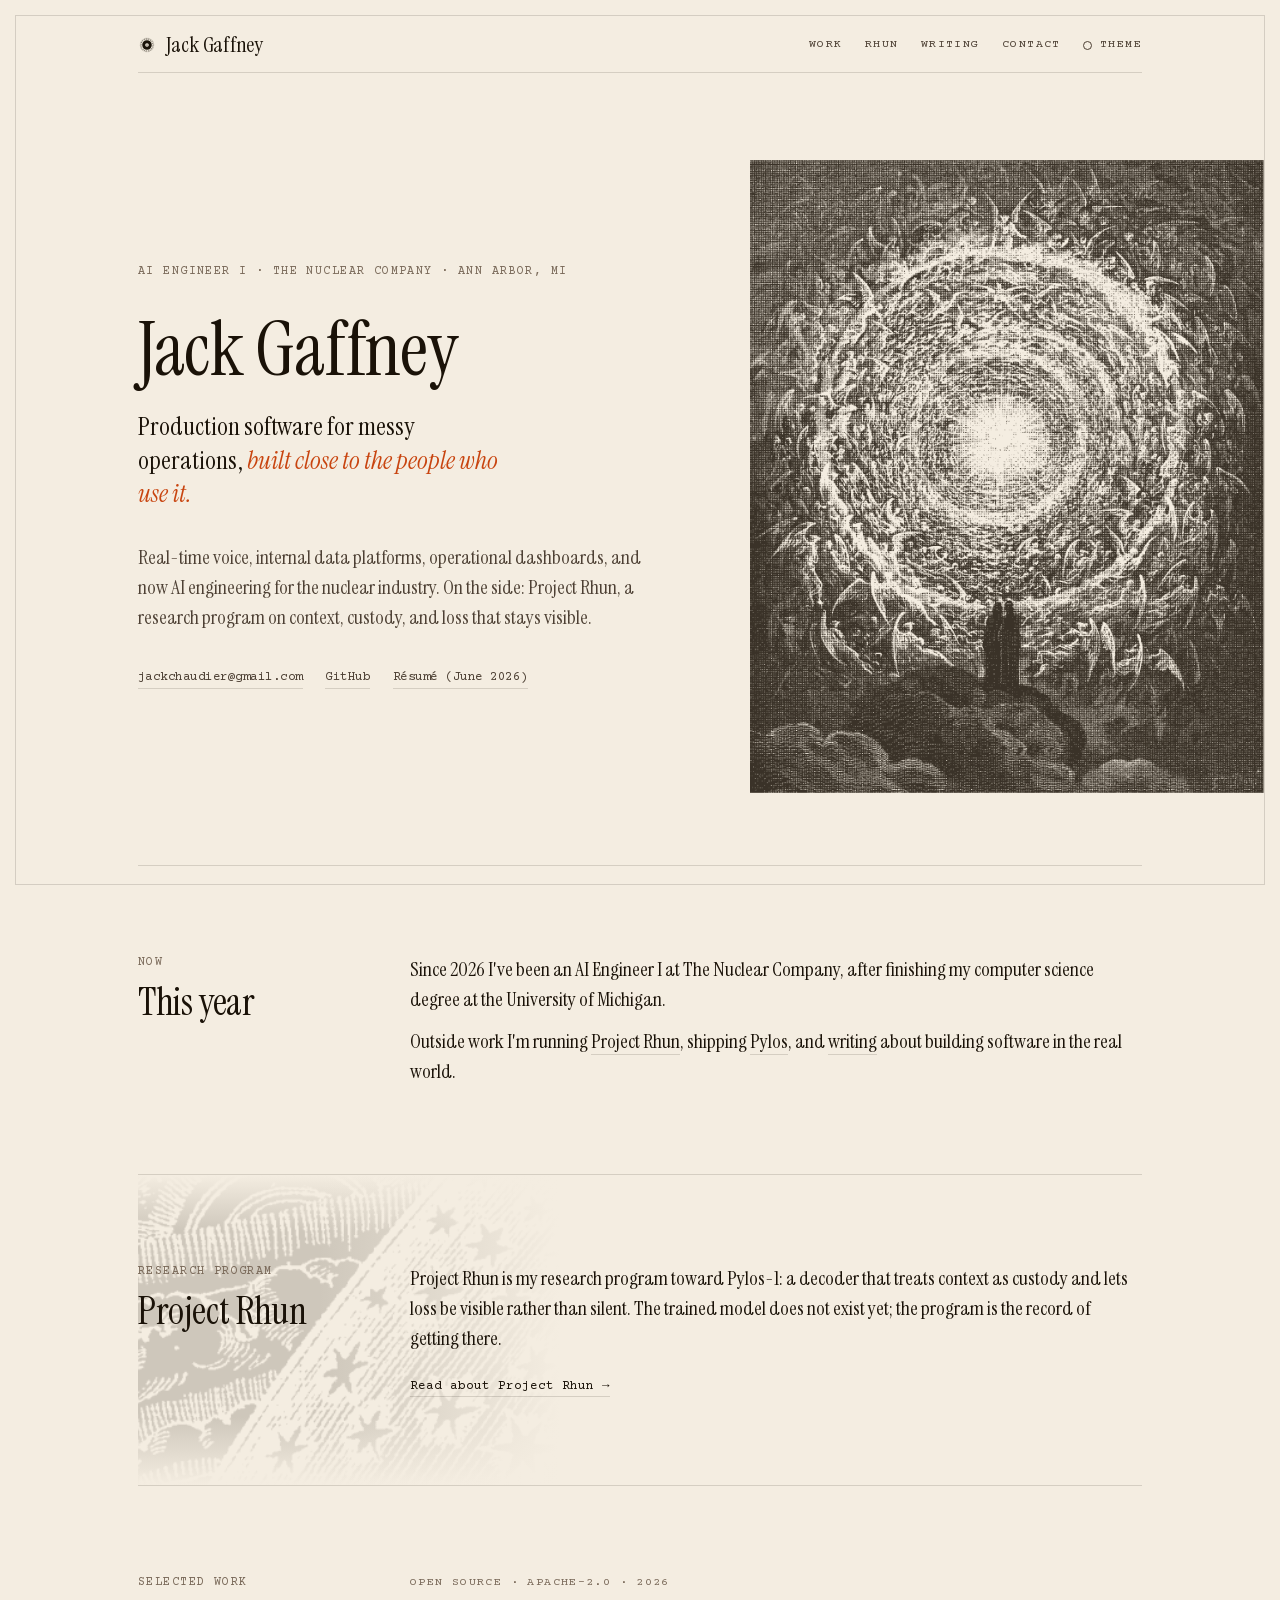
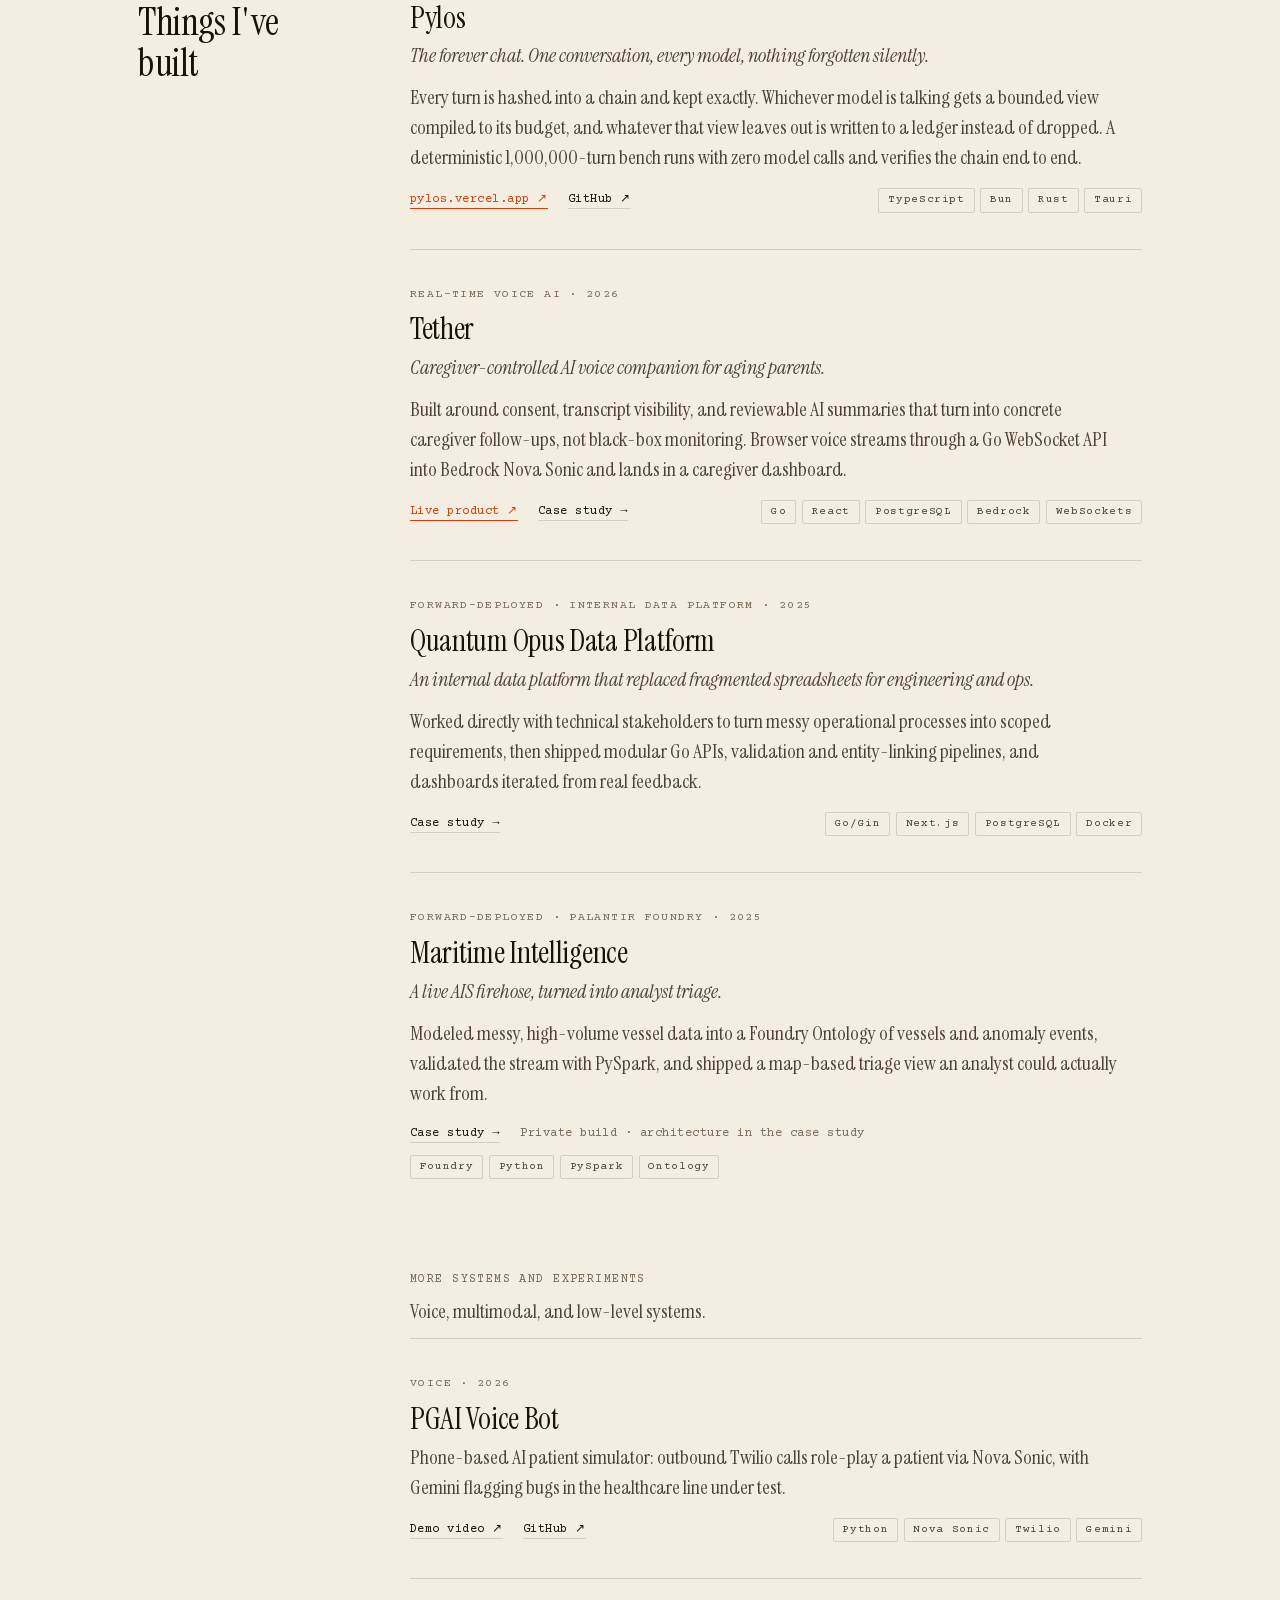
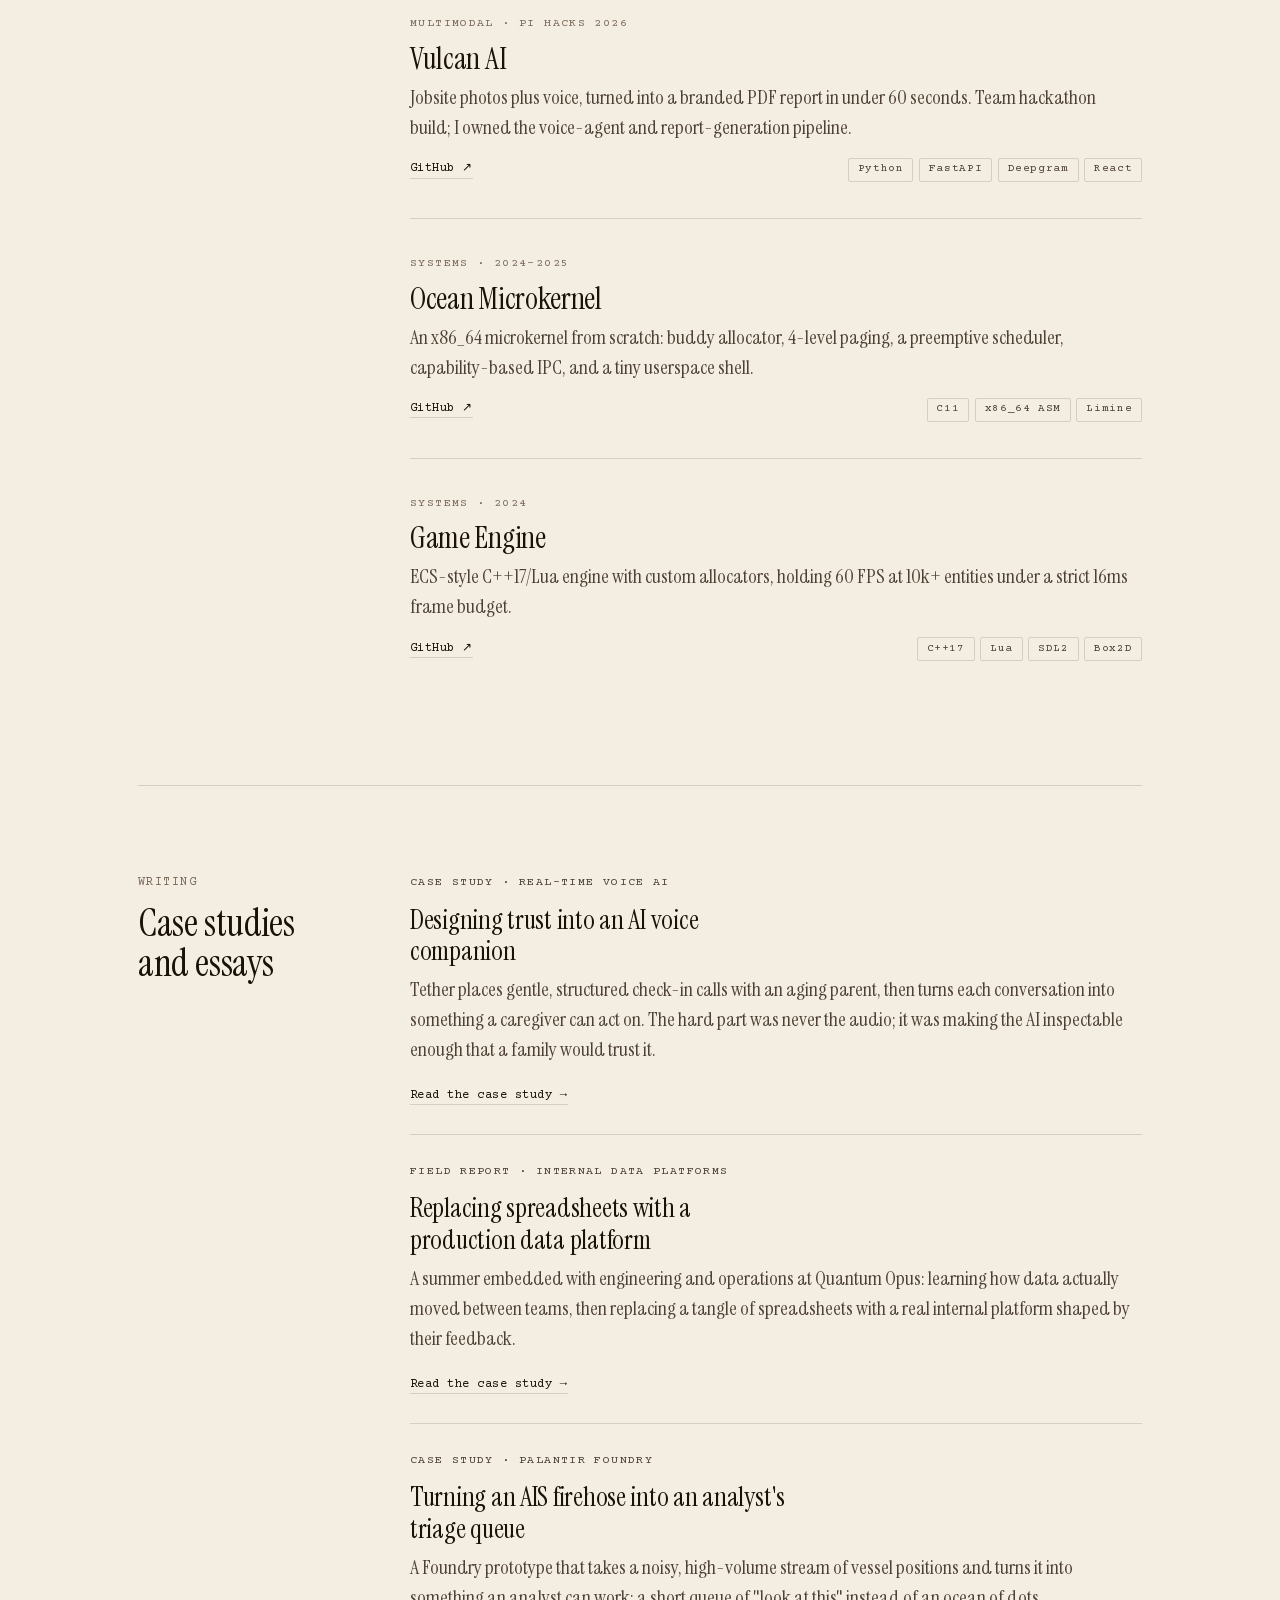
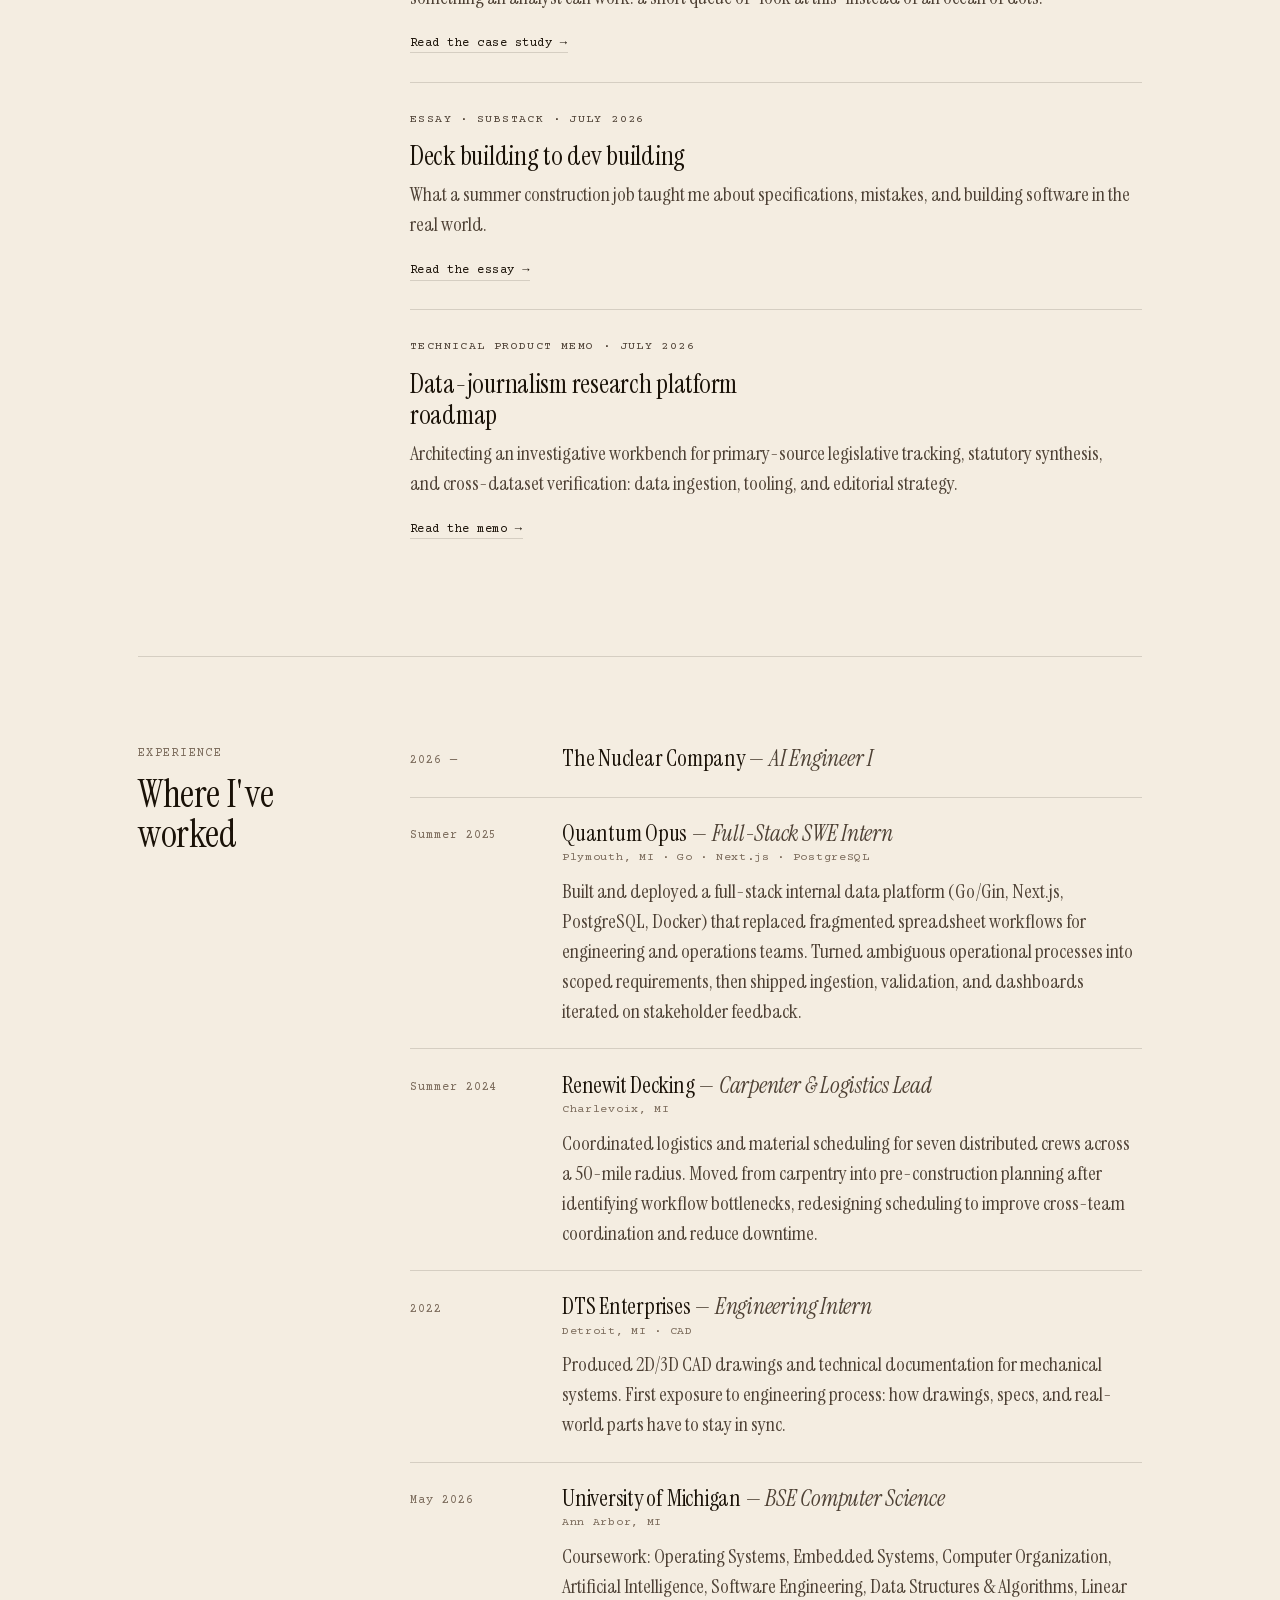
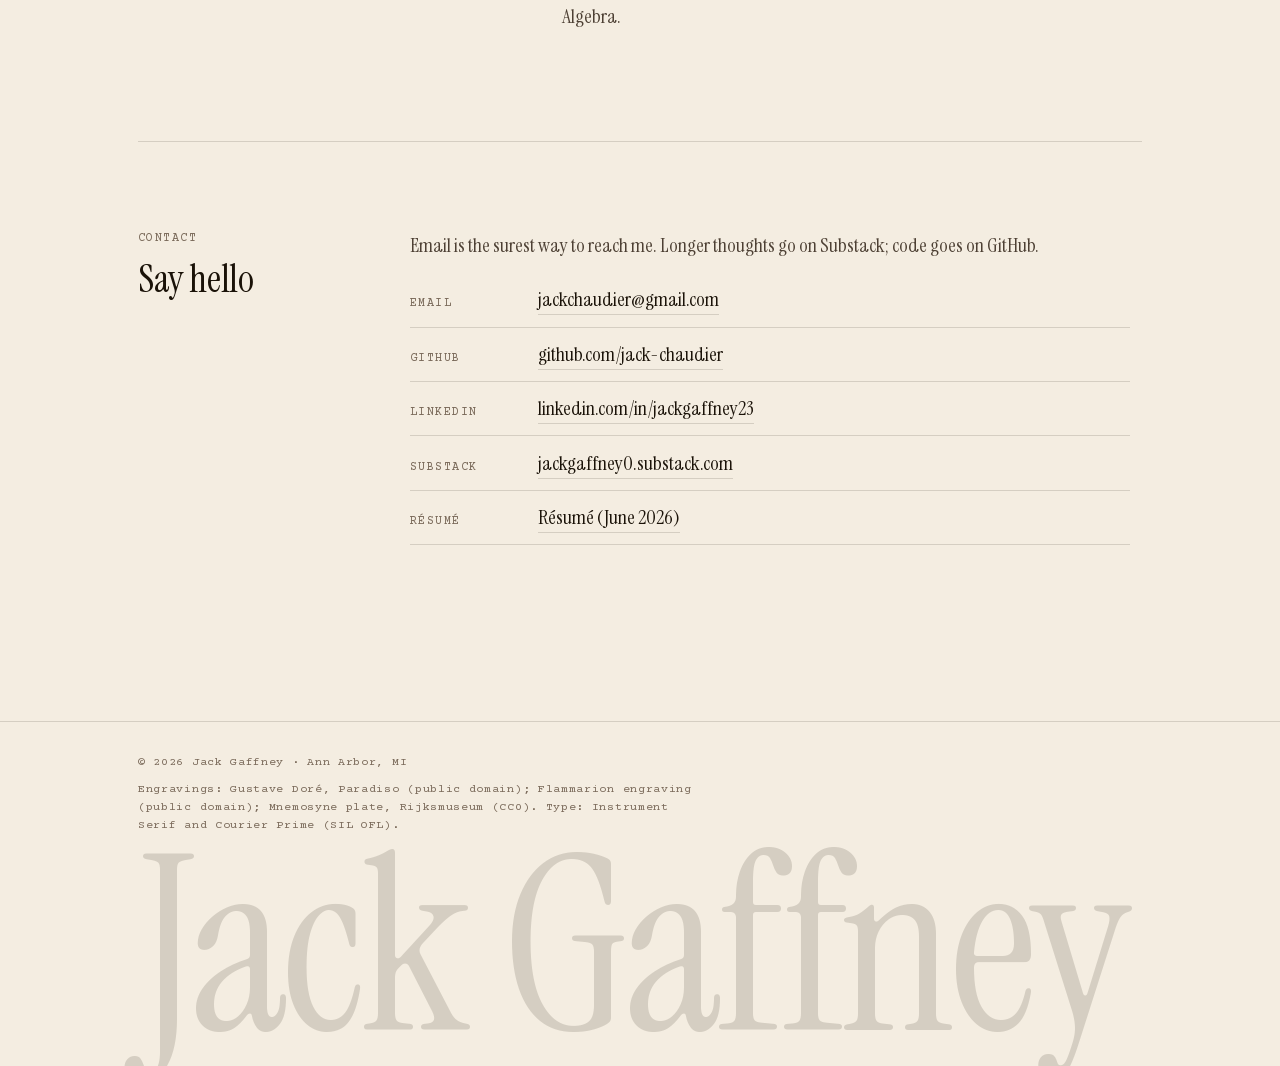
<file: index.html>
<!doctype html>
<html lang="en">
<head>
    <meta charset="utf-8">
    <meta name="viewport" content="width=device-width, initial-scale=1">
    <meta name="theme-color" media="(prefers-color-scheme: light)" content="#f4ede1">
    <meta name="theme-color" media="(prefers-color-scheme: dark)" content="#121110">
    <title>Jack Gaffney — AI Engineer</title>
    <meta name="description" content="Jack Gaffney — AI Engineer I at The Nuclear Company. Production software for messy operations: real-time voice, internal data platforms, operational dashboards. Project Rhun, Pylos, and long-form writing on building software in the real world.">
    <meta property="og:title" content="Jack Gaffney — AI Engineer">
    <meta property="og:description" content="AI Engineer I at The Nuclear Company. Production software for messy operations, Project Rhun, Pylos, and writing on building software in the real world.">
    <meta property="og:type" content="website">
    <meta property="og:url" content="https://jack-chaudier.github.io/">
    <meta property="og:image" content="https://jack-chaudier.github.io/og-image.png">
    <meta property="og:image:width" content="1200">
    <meta property="og:image:height" content="630">
    <meta property="og:image:alt" content="Jack Gaffney — AI Engineer I, The Nuclear Company">
    <meta name="twitter:card" content="summary_large_image">
    <meta name="twitter:site" content="@jackchaudier">
    <meta name="twitter:creator" content="@jackchaudier">
    <meta name="twitter:title" content="Jack Gaffney — AI Engineer">
    <meta name="twitter:description" content="AI Engineer I at The Nuclear Company. Production software for messy operations, Project Rhun, Pylos, and writing on building software in the real world.">
    <meta name="twitter:image" content="https://jack-chaudier.github.io/og-image.png">
    <meta name="referrer" content="strict-origin-when-cross-origin">
    <meta http-equiv="Content-Security-Policy" content="default-src 'self'; base-uri 'self'; connect-src 'self'; font-src 'self'; img-src 'self' data:; object-src 'none'; script-src 'self' 'unsafe-inline'; style-src 'self' 'unsafe-inline'; form-action 'none'; frame-ancestors 'none';">
    <link rel="canonical" href="https://jack-chaudier.github.io/">
    <link rel="icon" href="/favicon.ico" sizes="32x32">
    <link rel="icon" href="/favicon.svg" type="image/svg+xml">
    <link rel="apple-touch-icon" href="/apple-touch-icon.png">
    <link rel="manifest" href="/manifest.webmanifest">
    <link rel="preload" href="/fonts/instrument-serif-latin.woff2" as="font" type="font/woff2" crossorigin>
    <link rel="preload" href="/fonts/instrument-serif-italic-latin.woff2" as="font" type="font/woff2" crossorigin>
    <link rel="preload" href="/fonts/courier-prime-latin.woff2" as="font" type="font/woff2" crossorigin>
    <link rel="stylesheet" href="/style.css">
    <script>
        (function () {
            var root = document.documentElement;
            root.classList.add("js");
            var prefersDark = window.matchMedia("(prefers-color-scheme: dark)").matches;
            var theme = prefersDark ? "dark" : "light";
            try {
                var stored = localStorage.getItem("jg-theme");
                if (stored === "light" || stored === "dark") theme = stored;
            } catch (e) { /* storage unavailable */ }
            root.setAttribute("data-theme", theme);
        })();
    </script>
    <script type="application/ld+json">
    {
        "@context": "https://schema.org",
        "@type": "Person",
        "name": "Jack Gaffney",
        "url": "https://jack-chaudier.github.io/",
        "jobTitle": "AI Engineer",
        "worksFor": {
            "@type": "Organization",
            "name": "The Nuclear Company"
        },
        "description": "AI Engineer I at The Nuclear Company. Builds production software for messy, real-world operations: real-time voice, internal data platforms, and operational dashboards. Runs Project Rhun, a research program toward Pylos-1.",
        "sameAs": [
            "https://github.com/jack-chaudier",
            "https://linkedin.com/in/jackgaffney23",
            "https://x.com/jackchaudier",
            "https://jackgaffney0.substack.com/"
        ],
        "alumniOf": {
            "@type": "CollegeOrUniversity",
            "name": "University of Michigan"
        },
        "knowsAbout": ["AI Engineering", "LLM Agents", "Voice AI", "Data Platforms", "Palantir Foundry", "Full-Stack Engineering", "Systems Programming", "Python", "TypeScript", "Go", "Rust", "C++"]
    }
    </script>
</head>
<body>
    <a class="skip-link" href="#main">Skip to content</a>
    <div class="frame" aria-hidden="true"></div>

    <header class="site-head">
        <nav class="topnav" aria-label="Primary">
            <a class="wordmark" href="/"><span class="mark" aria-hidden="true"><svg xmlns="http://www.w3.org/2000/svg" viewBox="0 0 64 64" fill="none" stroke="currentColor"><circle cx="32" cy="32" r="11.75" stroke-width="10.5"/><circle cx="32" cy="32" r="2.2" fill="currentColor" stroke="none"/><circle cx="32" cy="32" r="21" stroke-width="2.4" stroke-linecap="round" stroke-dasharray="0 6.597" transform="rotate(-90 32 32)"/><circle cx="32" cy="32" r="24" stroke-width="1.2" stroke-linecap="round" stroke-dasharray="0 5.027" transform="rotate(-90 32 32)"/></svg></span><span>Jack Gaffney</span></a>
            <div class="topnav-links mono">
                <a href="/#work">Work</a>
                <a href="/rhun/">Rhun</a>
                <a href="/writing/">Writing</a>
                <a href="/#contact">Contact</a>
                <button class="theme-toggle" id="themeToggle" type="button" aria-label="Toggle color theme" aria-pressed="false">theme</button>
            </div>
        </nav>
    </header>

    <main class="shell" id="main">

        <!-- ========== HERO ========== -->
        <section class="hero" aria-label="Introduction">
            <div class="hero-copy">
                <p class="eyebrow">AI Engineer I · The Nuclear Company · Ann Arbor, MI</p>
                <h1>Jack Gaffney</h1>
                <p class="role">Production software for messy operations, <em>built close to the people who use it.</em></p>
                <p class="lede">
                    Real-time voice, internal data platforms, operational dashboards, and now AI
                    engineering for the nuclear industry. On the side: Project Rhun, a research
                    program on context, custody, and loss that stays visible.
                </p>
                <div class="hero-meta mono">
                    <a href="mailto:jackchaudier@gmail.com">jackchaudier@gmail.com</a>
                    <a href="https://github.com/jack-chaudier" target="_blank" rel="noopener noreferrer">GitHub</a>
                    <a href="/jack_gaffney_resume.pdf" target="_blank" rel="noopener noreferrer">Résumé (June 2026)</a>
                </div>
            </div>
            <figure class="hero-plate" aria-hidden="true">
                <div class="plate plate--hero plate--empyrean"></div>
            </figure>
        </section>

        <!-- ========== NOW ========== -->
        <section class="section now" id="now" aria-labelledby="now-title">
            <div class="section-head">
                <span class="eyebrow">Now</span>
                <h2 id="now-title">This year</h2>
            </div>
            <div class="section-body">
                <p>
                    Since 2026 I've been an AI Engineer I at The Nuclear Company, after finishing
                    my computer science degree at the University of Michigan.
                </p>
                <p>
                    Outside work I'm running <a href="/rhun/">Project Rhun</a>, shipping
                    <a href="https://github.com/jack-chaudier/pylos" target="_blank" rel="noopener noreferrer">Pylos</a>,
                    and <a href="https://jackgaffney0.substack.com/" target="_blank" rel="noopener noreferrer">writing</a>
                    about building software in the real world.
                </p>
            </div>
        </section>

        <!-- ========== PROJECT RHUN ========== -->
        <section class="section rhun-teaser" id="rhun" aria-labelledby="rhun-title">
            <div class="plate plate--band plate--firmament" aria-hidden="true"></div>
            <div class="section-head">
                <span class="eyebrow">Research program</span>
                <h2 id="rhun-title">Project Rhun</h2>
            </div>
            <div class="rhun-copy">
                <p>
                    Project Rhun is my research program toward Pylos-1: a decoder that treats
                    context as custody and lets loss be visible rather than silent. The trained
                    model does not exist yet; the program is the record of getting there.
                </p>
                <a class="rhun-cta" href="/rhun/">Read about Project Rhun →</a>
            </div>
        </section>

        <!-- ========== SELECTED WORK ========== -->
        <section class="section" id="work" aria-labelledby="work-title">
            <div class="section-head">
                <span class="eyebrow">Selected work</span>
                <h2 id="work-title">Things I've built</h2>
            </div>
            <div class="section-body">

                <article class="feature">
                    <p class="feature-meta">Open source · Apache-2.0 · 2026</p>
                    <h3>Pylos</h3>
                    <p class="subtitle">The forever chat. One conversation, every model, nothing forgotten silently.</p>
                    <p class="desc">
                        Every turn is hashed into a chain and kept exactly. Whichever model is talking
                        gets a bounded view compiled to its budget, and whatever that view leaves out is
                        written to a ledger instead of dropped. A deterministic 1,000,000-turn bench runs
                        with zero model calls and verifies the chain end to end.
                    </p>
                    <div class="feature-foot">
                        <div class="feature-links" aria-label="Pylos links">
                            <a class="link-primary" href="https://pylos.vercel.app" target="_blank" rel="noopener noreferrer">pylos.vercel.app ↗</a>
                            <a href="https://github.com/jack-chaudier/pylos" target="_blank" rel="noopener noreferrer">GitHub ↗</a>
                        </div>
                        <div class="stack">
                            <span class="chip">TypeScript</span>
                            <span class="chip">Bun</span>
                            <span class="chip">Rust</span>
                            <span class="chip">Tauri</span>
                        </div>
                    </div>
                </article>

                <article class="feature">
                    <p class="feature-meta">Real-time voice AI · 2026</p>
                    <h3>Tether</h3>
                    <p class="subtitle">Caregiver-controlled AI voice companion for aging parents.</p>
                    <p class="desc">
                        Built around consent, transcript visibility, and reviewable AI summaries that
                        turn into concrete caregiver follow-ups, not black-box monitoring. Browser voice
                        streams through a Go WebSocket API into Bedrock Nova Sonic and lands in a
                        caregiver dashboard.
                    </p>
                    <div class="feature-foot">
                        <div class="feature-links" aria-label="Tether links">
                            <a class="link-primary" href="https://tetherai.vercel.app/" target="_blank" rel="noopener noreferrer">Live product ↗</a>
                            <a href="/writing/tether/">Case study →</a>
                        </div>
                        <div class="stack">
                            <span class="chip">Go</span>
                            <span class="chip">React</span>
                            <span class="chip">PostgreSQL</span>
                            <span class="chip">Bedrock</span>
                            <span class="chip">WebSockets</span>
                        </div>
                    </div>
                </article>

                <article class="feature">
                    <p class="feature-meta">Forward-deployed · Internal data platform · 2025</p>
                    <h3>Quantum Opus Data Platform</h3>
                    <p class="subtitle">An internal data platform that replaced fragmented spreadsheets for engineering and ops.</p>
                    <p class="desc">
                        Worked directly with technical stakeholders to turn messy operational processes
                        into scoped requirements, then shipped modular Go APIs, validation and
                        entity-linking pipelines, and dashboards iterated from real feedback.
                    </p>
                    <div class="feature-foot">
                        <div class="feature-links" aria-label="Quantum Opus links">
                            <a href="/writing/quantum-opus/">Case study →</a>
                        </div>
                        <div class="stack">
                            <span class="chip">Go/Gin</span>
                            <span class="chip">Next.js</span>
                            <span class="chip">PostgreSQL</span>
                            <span class="chip">Docker</span>
                        </div>
                    </div>
                </article>

                <article class="feature">
                    <p class="feature-meta">Forward-deployed · Palantir Foundry · 2025</p>
                    <h3>Maritime Intelligence</h3>
                    <p class="subtitle">A live AIS firehose, turned into analyst triage.</p>
                    <p class="desc">
                        Modeled messy, high-volume vessel data into a Foundry Ontology of vessels and
                        anomaly events, validated the stream with PySpark, and shipped a map-based
                        triage view an analyst could actually work from.
                    </p>
                    <div class="feature-foot">
                        <div class="feature-links" aria-label="Maritime Intelligence links">
                            <a href="/writing/maritime/">Case study →</a>
                            <span class="muted">Private build · architecture in the case study</span>
                        </div>
                        <div class="stack">
                            <span class="chip">Foundry</span>
                            <span class="chip">Python</span>
                            <span class="chip">PySpark</span>
                            <span class="chip">Ontology</span>
                        </div>
                    </div>
                </article>

                <div class="subhead">
                    <span class="caps">More systems and experiments</span>
                    <p>Voice, multimodal, and low-level systems.</p>
                </div>

                <article class="feature">
                    <p class="feature-meta">Voice · 2026</p>
                    <h3>PGAI Voice Bot</h3>
                    <p class="desc">
                        Phone-based AI patient simulator: outbound Twilio calls role-play a patient via
                        Nova Sonic, with Gemini flagging bugs in the healthcare line under test.
                    </p>
                    <div class="feature-foot">
                        <div class="feature-links" aria-label="PGAI links">
                            <a href="https://www.loom.com/share/a90aece04a4b4eaa8a6c4e8034c57ef6" target="_blank" rel="noopener noreferrer">Demo video ↗</a>
                            <a href="https://github.com/jack-chaudier/pgai" target="_blank" rel="noopener noreferrer">GitHub ↗</a>
                        </div>
                        <div class="stack">
                            <span class="chip">Python</span>
                            <span class="chip">Nova&nbsp;Sonic</span>
                            <span class="chip">Twilio</span>
                            <span class="chip">Gemini</span>
                        </div>
                    </div>
                </article>

                <article class="feature">
                    <p class="feature-meta">Multimodal · Pi Hacks 2026</p>
                    <h3>Vulcan AI</h3>
                    <p class="desc">
                        Jobsite photos plus voice, turned into a branded PDF report in under 60 seconds.
                        Team hackathon build; I owned the voice-agent and report-generation pipeline.
                    </p>
                    <div class="feature-foot">
                        <div class="feature-links" aria-label="Vulcan AI links">
                            <a href="https://github.com/montben/VulcanAI" target="_blank" rel="noopener noreferrer">GitHub ↗</a>
                        </div>
                        <div class="stack">
                            <span class="chip">Python</span>
                            <span class="chip">FastAPI</span>
                            <span class="chip">Deepgram</span>
                            <span class="chip">React</span>
                        </div>
                    </div>
                </article>

                <article class="feature">
                    <p class="feature-meta">Systems · 2024–2025</p>
                    <h3>Ocean Microkernel</h3>
                    <p class="desc">
                        An x86_64 microkernel from scratch: buddy allocator, 4-level paging, a
                        preemptive scheduler, capability-based IPC, and a tiny userspace shell.
                    </p>
                    <div class="feature-foot">
                        <div class="feature-links" aria-label="Ocean Microkernel links">
                            <a href="https://github.com/jack-chaudier/ocean-linux" target="_blank" rel="noopener noreferrer">GitHub ↗</a>
                        </div>
                        <div class="stack">
                            <span class="chip">C11</span>
                            <span class="chip">x86_64&nbsp;ASM</span>
                            <span class="chip">Limine</span>
                        </div>
                    </div>
                </article>

                <article class="feature">
                    <p class="feature-meta">Systems · 2024</p>
                    <h3>Game Engine</h3>
                    <p class="desc">
                        ECS-style C++17/Lua engine with custom allocators, holding 60 FPS at 10k+
                        entities under a strict 16ms frame budget.
                    </p>
                    <div class="feature-foot">
                        <div class="feature-links" aria-label="Game Engine links">
                            <a href="https://github.com/jack-chaudier/fr-ocean-engine" target="_blank" rel="noopener noreferrer">GitHub ↗</a>
                        </div>
                        <div class="stack">
                            <span class="chip">C++17</span>
                            <span class="chip">Lua</span>
                            <span class="chip">SDL2</span>
                            <span class="chip">Box2D</span>
                        </div>
                    </div>
                </article>

            </div>
        </section>

        <!-- ========== WRITING ========== -->
        <section class="section" id="writing" aria-labelledby="writing-title">
            <div class="section-head">
                <span class="eyebrow">Writing</span>
                <h2 id="writing-title">Case studies and essays</h2>
            </div>
            <div class="writing-list">

                <article class="writing-item">
                    <p class="walkthrough-kicker">Case study · Real-time voice AI</p>
                    <h3><a href="/writing/tether/">Designing trust into an AI voice companion</a></h3>
                    <p>
                        Tether places gentle, structured check-in calls with an aging parent, then turns
                        each conversation into something a caregiver can act on. The hard part was never
                        the audio; it was making the AI inspectable enough that a family would trust it.
                    </p>
                    <a class="source" href="/writing/tether/">Read the case study →</a>
                </article>

                <article class="writing-item">
                    <p class="walkthrough-kicker">Field report · Internal data platforms</p>
                    <h3><a href="/writing/quantum-opus/">Replacing spreadsheets with a production data platform</a></h3>
                    <p>
                        A summer embedded with engineering and operations at Quantum Opus: learning how
                        data actually moved between teams, then replacing a tangle of spreadsheets with a
                        real internal platform shaped by their feedback.
                    </p>
                    <a class="source" href="/writing/quantum-opus/">Read the case study →</a>
                </article>

                <article class="writing-item">
                    <p class="walkthrough-kicker">Case study · Palantir Foundry</p>
                    <h3><a href="/writing/maritime/">Turning an AIS firehose into an analyst's triage queue</a></h3>
                    <p>
                        A Foundry prototype that takes a noisy, high-volume stream of vessel positions and
                        turns it into something an analyst can work: a short queue of "look at this"
                        instead of an ocean of dots.
                    </p>
                    <a class="source" href="/writing/maritime/">Read the case study →</a>
                </article>

                <article class="writing-item">
                    <p class="walkthrough-kicker">Essay · Substack · July 2026</p>
                    <h3><a href="/writing/deck-building/">Deck building to dev building</a></h3>
                    <p>
                        What a summer construction job taught me about specifications, mistakes, and
                        building software in the real world.
                    </p>
                    <a class="source" href="/writing/deck-building/">Read the essay →</a>
                </article>

                <article class="writing-item">
                    <p class="walkthrough-kicker">Technical product memo · July 2026</p>
                    <h3><a href="/writing/research-platform-memo/">Data-journalism research platform roadmap</a></h3>
                    <p>
                        Architecting an investigative workbench for primary-source legislative tracking,
                        statutory synthesis, and cross-dataset verification: data ingestion, tooling, and
                        editorial strategy.
                    </p>
                    <a class="source" href="/writing/research-platform-memo/">Read the memo →</a>
                </article>

            </div>
        </section>

        <!-- ========== EXPERIENCE ========== -->
        <section class="section" id="experience" aria-labelledby="experience-title">
            <div class="section-head">
                <span class="eyebrow">Experience</span>
                <h2 id="experience-title">Where I've worked</h2>
            </div>
            <div class="section-body">

                <div class="work-row">
                    <div class="when">2026 —</div>
                    <div>
                        <h3>The Nuclear Company <span class="role">— AI Engineer I</span></h3>
                    </div>
                </div>

                <div class="work-row">
                    <div class="when">Summer 2025</div>
                    <div>
                        <h3>Quantum Opus <span class="role">— Full-Stack SWE Intern</span></h3>
                        <p class="where">Plymouth, MI · Go · Next.js · PostgreSQL</p>
                        <p class="detail">
                            Built and deployed a full-stack internal data platform (Go/Gin, Next.js,
                            PostgreSQL, Docker) that replaced fragmented spreadsheet workflows for
                            engineering and operations teams. Turned ambiguous operational processes
                            into scoped requirements, then shipped ingestion, validation, and
                            dashboards iterated on stakeholder feedback.
                        </p>
                    </div>
                </div>

                <div class="work-row">
                    <div class="when">Summer 2024</div>
                    <div>
                        <h3>Renewit Decking <span class="role">— Carpenter &amp; Logistics Lead</span></h3>
                        <p class="where">Charlevoix, MI</p>
                        <p class="detail">
                            Coordinated logistics and material scheduling for seven distributed crews
                            across a 50-mile radius. Moved from carpentry into pre-construction planning
                            after identifying workflow bottlenecks, redesigning scheduling to improve
                            cross-team coordination and reduce downtime.
                        </p>
                    </div>
                </div>

                <div class="work-row">
                    <div class="when">2022</div>
                    <div>
                        <h3>DTS Enterprises <span class="role">— Engineering Intern</span></h3>
                        <p class="where">Detroit, MI · CAD</p>
                        <p class="detail">
                            Produced 2D/3D CAD drawings and technical documentation for mechanical
                            systems. First exposure to engineering process: how drawings, specs, and
                            real-world parts have to stay in sync.
                        </p>
                    </div>
                </div>

                <div class="work-row">
                    <div class="when">May 2026</div>
                    <div>
                        <h3>University of Michigan <span class="role">— BSE Computer Science</span></h3>
                        <p class="where">Ann Arbor, MI</p>
                        <p class="detail">
                            Coursework: Operating Systems, Embedded Systems, Computer Organization,
                            Artificial Intelligence, Software Engineering, Data Structures &amp;
                            Algorithms, Linear Algebra.
                        </p>
                    </div>
                </div>

            </div>
        </section>

        <!-- ========== CONTACT ========== -->
        <section class="section" id="contact" aria-labelledby="contact-title">
            <div class="section-head">
                <span class="eyebrow">Contact</span>
                <h2 id="contact-title">Say hello</h2>
            </div>
            <div class="section-body">
                <p class="contact-lede">
                    Email is the surest way to reach me. Longer thoughts go on Substack; code goes on GitHub.
                </p>
                <ul class="contact-list">
                    <li><span class="caps">Email</span><a href="mailto:jackchaudier@gmail.com">jackchaudier@gmail.com</a></li>
                    <li><span class="caps">GitHub</span><a href="https://github.com/jack-chaudier" target="_blank" rel="noopener noreferrer">github.com/jack-chaudier</a></li>
                    <li><span class="caps">LinkedIn</span><a href="https://linkedin.com/in/jackgaffney23" target="_blank" rel="noopener noreferrer">linkedin.com/in/jackgaffney23</a></li>
                    <li><span class="caps">Substack</span><a href="https://jackgaffney0.substack.com/" target="_blank" rel="noopener noreferrer">jackgaffney0.substack.com</a></li>
                    <li><span class="caps">Résumé</span><a href="/jack_gaffney_resume.pdf" target="_blank" rel="noopener noreferrer">Résumé (June 2026)</a></li>
                </ul>
            </div>
        </section>

    </main>

    <footer class="site-foot">
        <div class="shell">
            <p class="mono">© <span id="year"></span> Jack Gaffney · Ann Arbor, MI</p>
            <p class="footer-credits mono">Engravings: Gustave Doré, Paradiso (public domain); Flammarion engraving (public domain); Mnemosyne plate, Rijksmuseum (CC0). Type: Instrument Serif and Courier Prime (SIL OFL).</p>
            <p class="foot-ghost" aria-hidden="true">Jack Gaffney</p>
        </div>
    </footer>

    <script src="/script.js" defer></script>
</body>
</html>
</file>
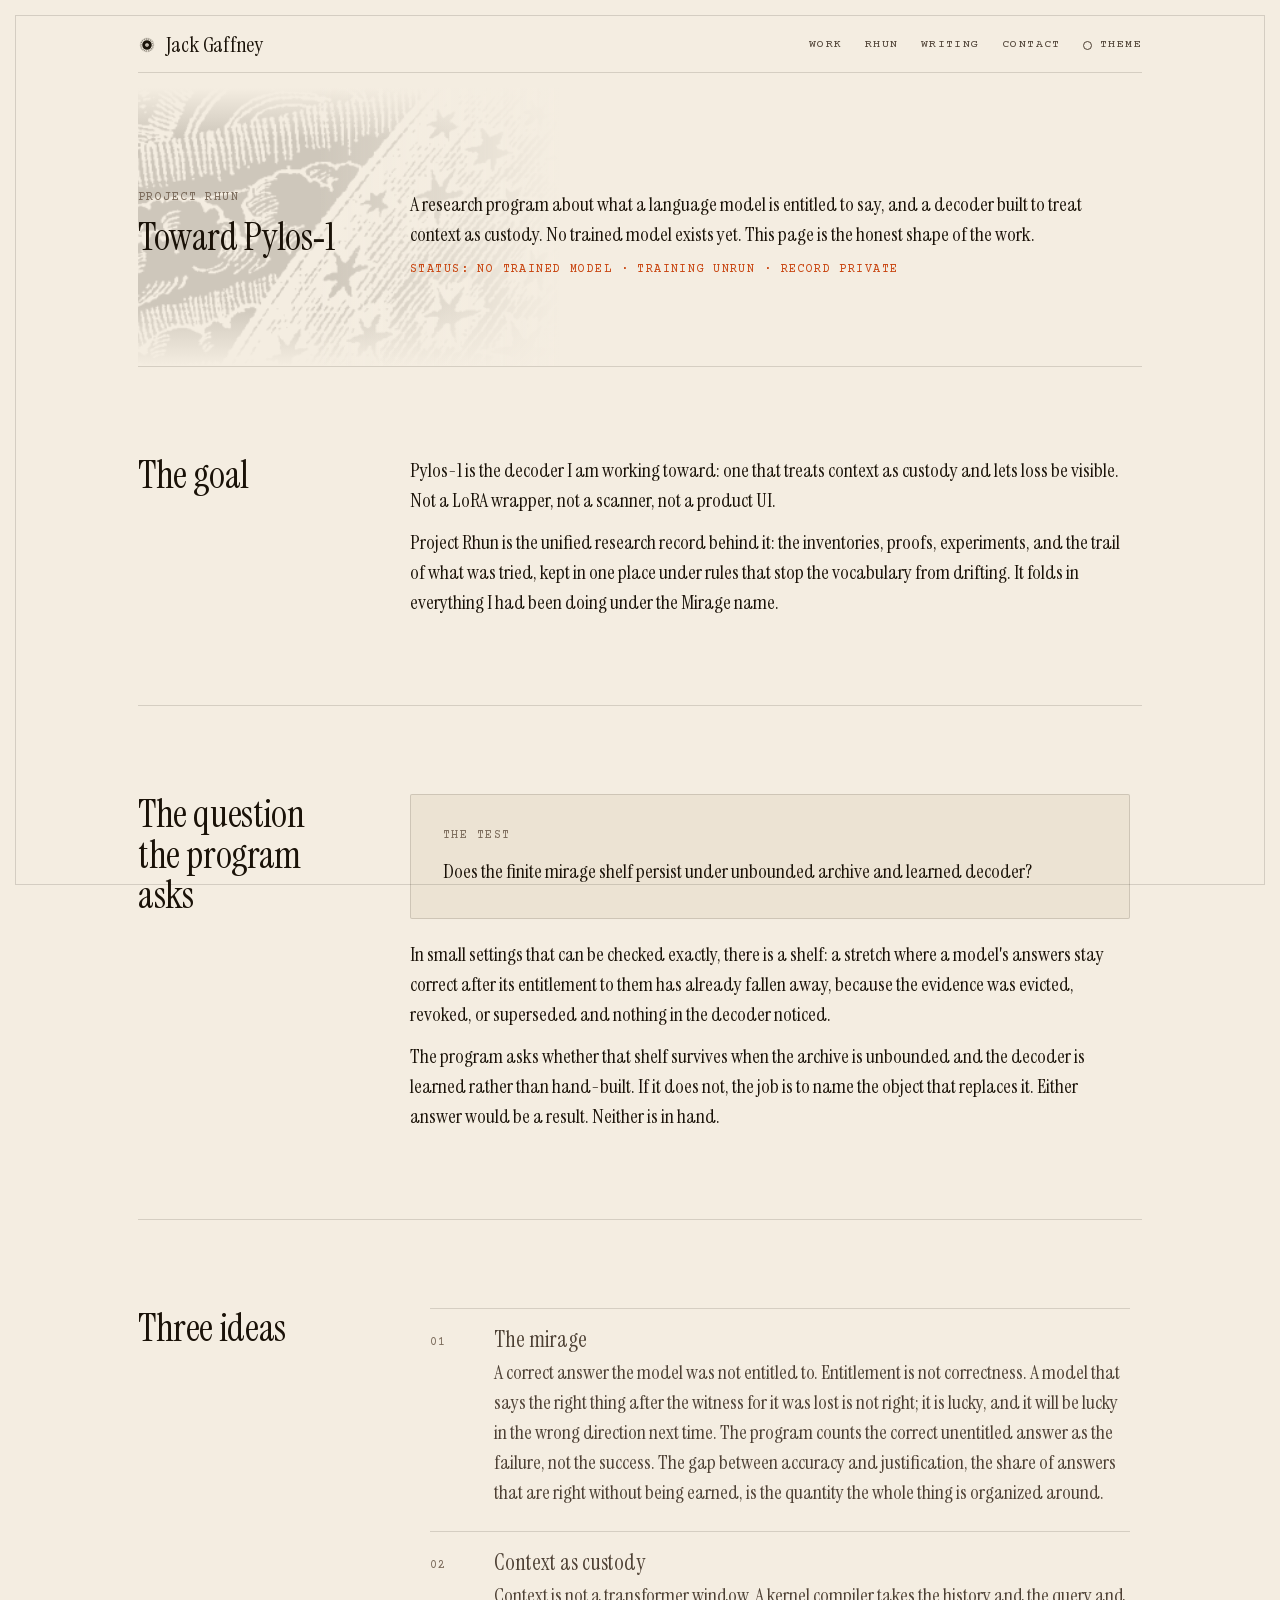
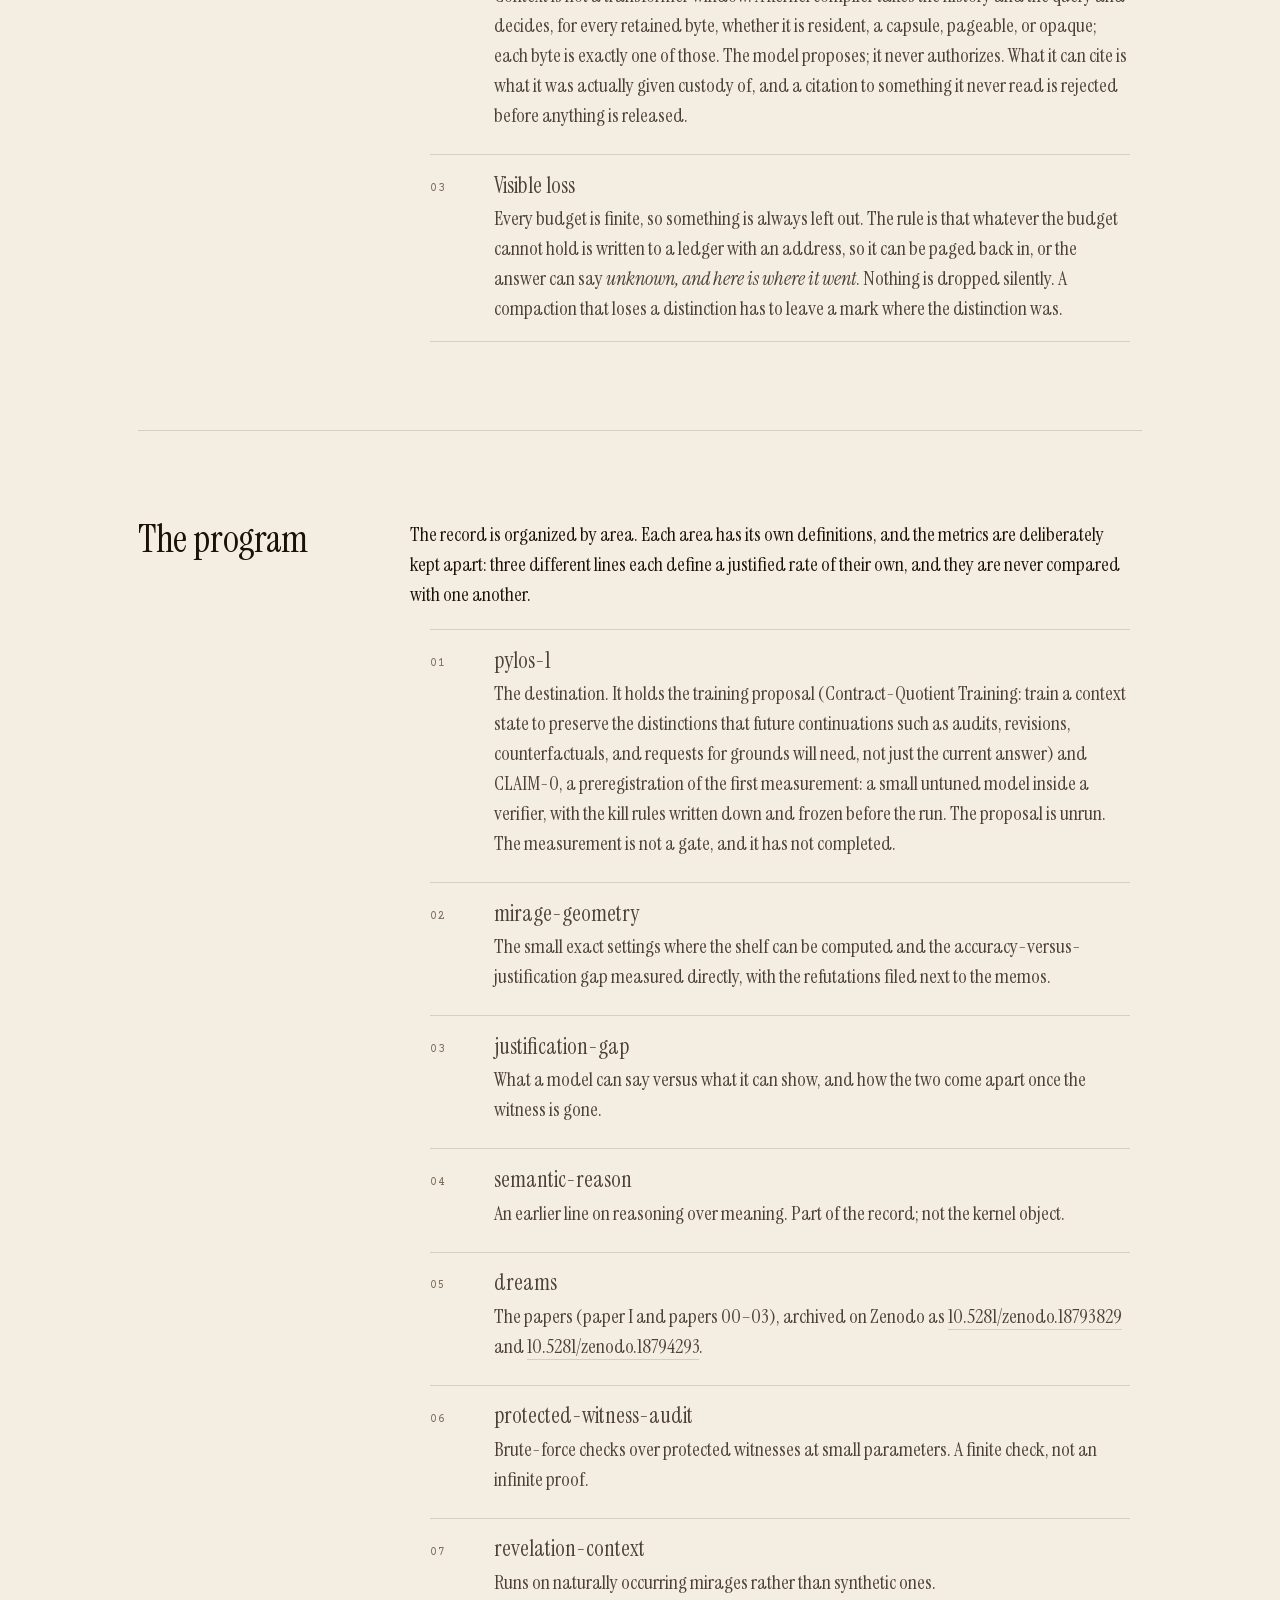
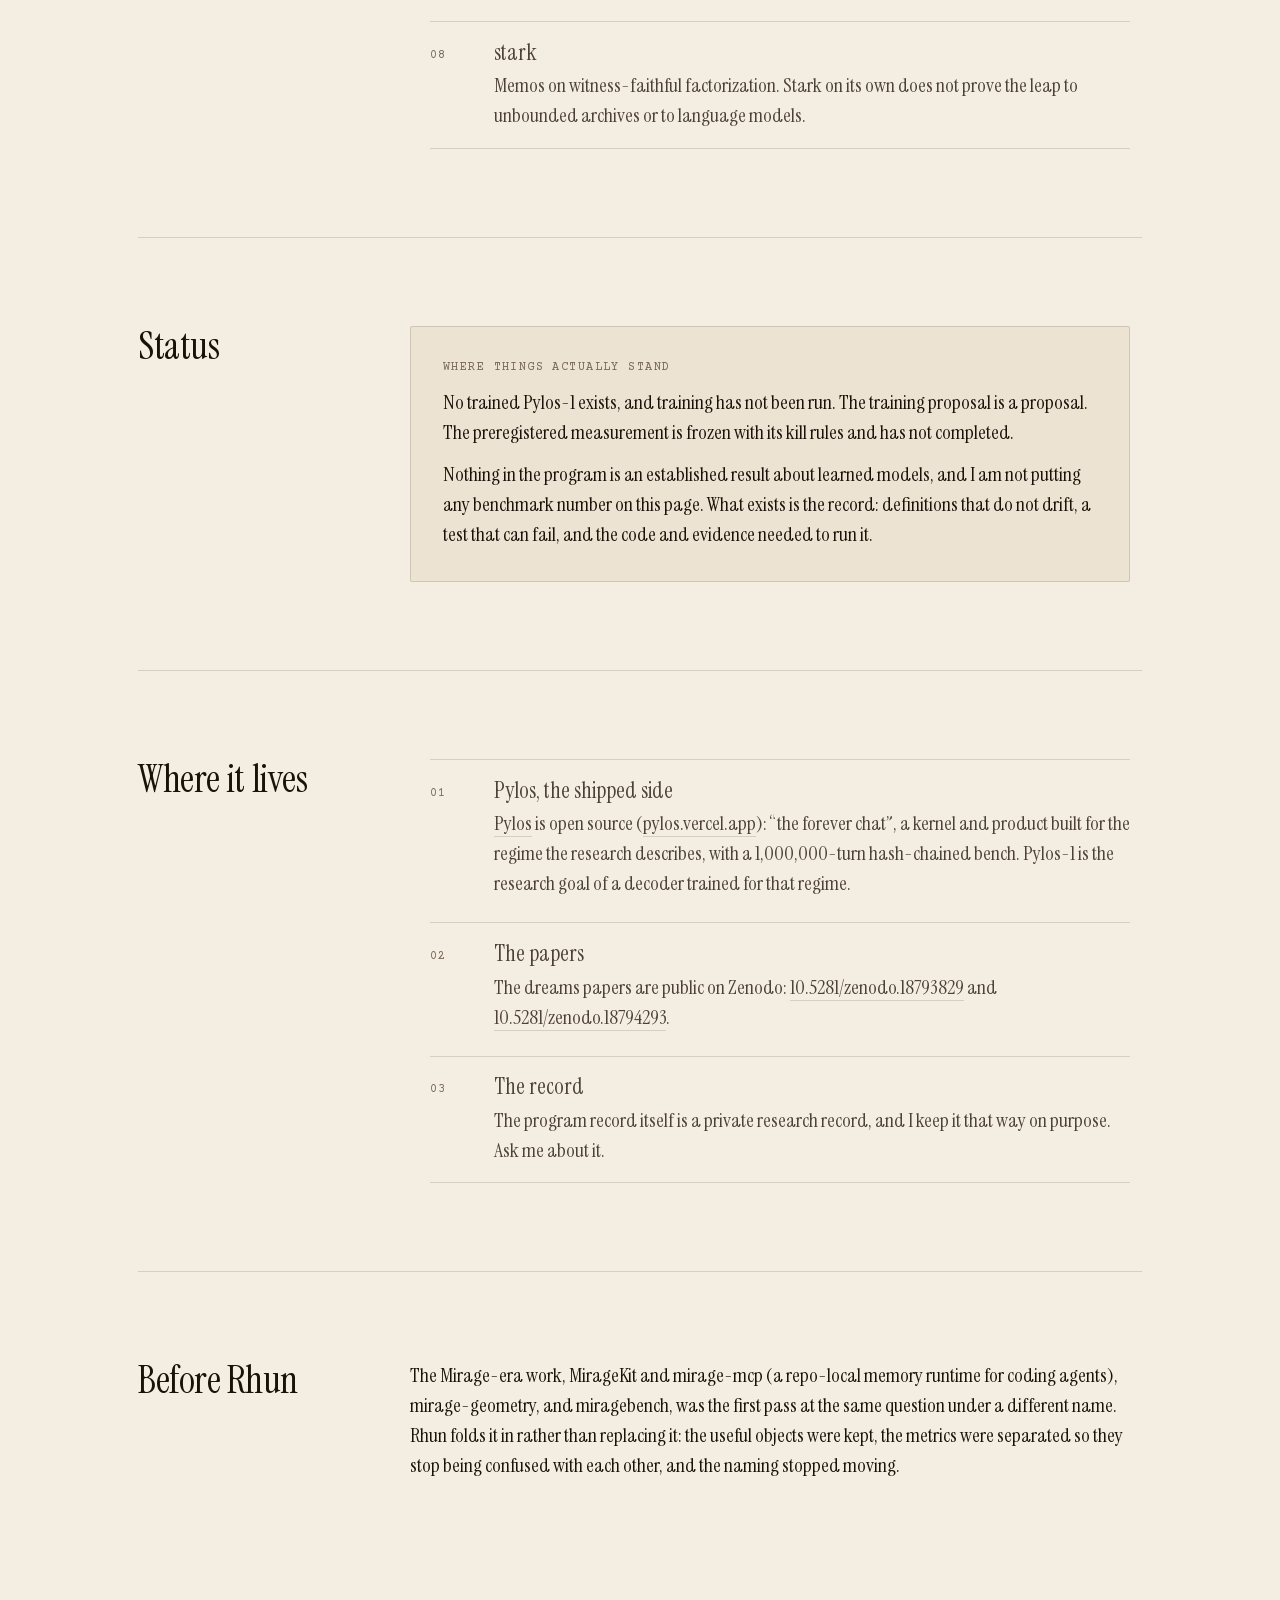
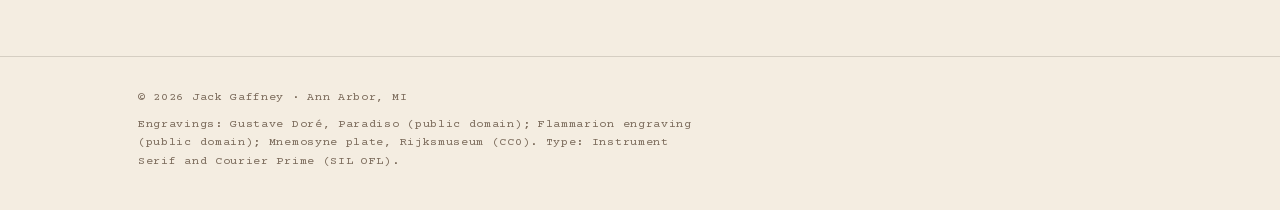
<file: rhun/index.html>
<!doctype html>
<html lang="en">
<head>
<meta charset="utf-8">
<meta name="viewport" content="width=device-width, initial-scale=1">
<meta name="theme-color" media="(prefers-color-scheme: light)" content="#f4ede1">
<meta name="theme-color" media="(prefers-color-scheme: dark)" content="#121110">
<title>Project Rhun: toward Pylos-1 — Jack Gaffney</title>
<meta name="description" content="Project Rhun is Jack Gaffney's research program toward Pylos-1: a decoder that treats context as custody and lets loss be visible. What a mirage is, why entitlement is not correctness, and where the work honestly stands.">
<meta property="og:title" content="Project Rhun — Toward Pylos-1">
<meta property="og:description" content="A research program about what a language model is entitled to say, and a decoder built to treat context as custody. No trained model exists yet.">
<meta property="og:type" content="website">
<meta property="og:url" content="https://jack-chaudier.github.io/rhun/">
<meta property="og:image" content="https://jack-chaudier.github.io/og-image.png">
<meta property="og:image:width" content="1200">
<meta property="og:image:height" content="630">
<meta name="twitter:card" content="summary_large_image">
<meta name="twitter:site" content="@jackchaudier">
<meta http-equiv="Content-Security-Policy" content="default-src 'self'; base-uri 'self'; connect-src 'self'; font-src 'self'; img-src 'self' data:; object-src 'none'; script-src 'self' 'unsafe-inline'; style-src 'self' 'unsafe-inline'; form-action 'none'; frame-ancestors 'none';">
<link rel="canonical" href="https://jack-chaudier.github.io/rhun/">
<link rel="icon" href="/favicon.ico" sizes="32x32">
<link rel="icon" href="/favicon.svg" type="image/svg+xml">
<link rel="apple-touch-icon" href="/apple-touch-icon.png">
<link rel="manifest" href="/manifest.webmanifest">
<link rel="preload" href="/fonts/instrument-serif-latin.woff2" as="font" type="font/woff2" crossorigin>
<link rel="preload" href="/fonts/instrument-serif-italic-latin.woff2" as="font" type="font/woff2" crossorigin>
<link rel="preload" href="/fonts/courier-prime-latin.woff2" as="font" type="font/woff2" crossorigin>
<link rel="stylesheet" href="/style.css">
<script>(function(){var r=document.documentElement;r.classList.add("js");var t=null;try{t=localStorage.getItem("jg-theme")}catch(e){}r.setAttribute("data-theme",t||(window.matchMedia("(prefers-color-scheme: dark)").matches?"dark":"light"))})();</script>
</head>
<body>
<a class="skip-link" href="#main">Skip to content</a>
<div class="frame" aria-hidden="true"></div>
<header class="site-head"><nav class="topnav" aria-label="Primary">
  <a class="wordmark" href="/"><span class="mark" aria-hidden="true"><svg xmlns="http://www.w3.org/2000/svg" viewBox="0 0 64 64" width="64" height="64" fill="none" stroke="currentColor" aria-hidden="true" focusable="false"><circle cx="32" cy="32" r="11.75" stroke-width="10.5"/><circle cx="32" cy="32" r="2.2" fill="currentColor" stroke="none"/><circle cx="32" cy="32" r="21" stroke-width="2.4" stroke-linecap="round" stroke-dasharray="0 6.597" transform="rotate(-90 32 32)"/><circle cx="32" cy="32" r="24" stroke-width="1.2" stroke-linecap="round" stroke-dasharray="0 5.027" transform="rotate(-90 32 32)"/></svg></span><span>Jack Gaffney</span></a>
  <div class="topnav-links mono"><a href="/#work">Work</a><a href="/rhun/">Rhun</a><a href="/writing/">Writing</a><a href="/#contact">Contact</a>
  <button class="theme-toggle" id="themeToggle" type="button" aria-label="Toggle color theme" aria-pressed="false">theme</button></div>
</nav></header>
<main class="shell" id="main">
<section class="section rhun-teaser" aria-labelledby="rhun-title">
  <div class="plate plate--band plate--firmament" aria-hidden="true"></div>
  <div class="section-head"><p class="eyebrow mono">Project Rhun</p><h1 id="rhun-title">Toward Pylos&#8209;1</h1></div>
  <div class="rhun-copy">
    <p class="dek">A research program about what a language model is entitled to say, and a decoder built to treat context as custody. No trained model exists yet. This page is the honest shape of the work.</p>
    <p class="rhun-status">Status: no trained model · training unrun · record private</p>
  </div>
</section>
<section class="section" aria-labelledby="goal">
  <div class="section-head"><h2 id="goal">The goal</h2></div>
  <div class="rhun-copy">
<p>Pylos-1 is the decoder I am working toward: one that treats context as custody and lets loss be visible. Not a LoRA wrapper, not a scanner, not a product UI.</p>
<p>Project Rhun is the unified research record behind it: the inventories, proofs, experiments, and the trail of what was tried, kept in one place under rules that stop the vocabulary from drifting. It folds in everything I had been doing under the Mirage name.</p>
  </div>
</section>
<section class="section" aria-labelledby="question">
  <div class="section-head"><h2 id="question">The question the program asks</h2></div>
  <div class="rhun-panel"><span class="caps">The test</span><p>Does the finite mirage shelf persist under unbounded archive and learned decoder?</p></div>
  <div class="rhun-copy">
<p>In small settings that can be checked exactly, there is a shelf: a stretch where a model's answers stay correct after its entitlement to them has already fallen away, because the evidence was evicted, revoked, or superseded and nothing in the decoder noticed.</p>
<p>The program asks whether that shelf survives when the archive is unbounded and the decoder is learned rather than hand-built. If it does not, the job is to name the object that replaces it. Either answer would be a result. Neither is in hand.</p>
  </div>
</section>
<section class="section" aria-labelledby="ideas">
  <div class="section-head"><h2 id="ideas">Three ideas</h2></div>
  <ol class="rhun-list">
  <li><div><h3>The mirage</h3><p>A correct answer the model was not entitled to. Entitlement is not correctness. A model that says the right thing after the witness for it was lost is not right; it is lucky, and it will be lucky in the wrong direction next time. The program counts the correct unentitled answer as the failure, not the success. The gap between accuracy and justification, the share of answers that are right without being earned, is the quantity the whole thing is organized around.</p></div></li>
  <li><div><h3>Context as custody</h3><p>Context is not a transformer window. A kernel compiler takes the history and the query and decides, for every retained byte, whether it is resident, a capsule, pageable, or opaque; each byte is exactly one of those. The model proposes; it never authorizes. What it can cite is what it was actually given custody of, and a citation to something it never read is rejected before anything is released.</p></div></li>
  <li><div><h3>Visible loss</h3><p>Every budget is finite, so something is always left out. The rule is that whatever the budget cannot hold is written to a ledger with an address, so it can be paged back in, or the answer can say <em>unknown, and here is where it went</em>. Nothing is dropped silently. A compaction that loses a distinction has to leave a mark where the distinction was.</p></div></li>
</ol>
</section>
<section class="section" aria-labelledby="program">
  <div class="section-head"><h2 id="program">The program</h2></div>
  <div class="rhun-copy">
<p>The record is organized by area. Each area has its own definitions, and the metrics are deliberately kept apart: three different lines each define a justified rate of their own, and they are never compared with one another.</p>
  </div>
  <ol class="rhun-list">
  <li><div><h3>pylos-1</h3><p>The destination. It holds the training proposal (Contract-Quotient Training: train a context state to preserve the distinctions that future continuations such as audits, revisions, counterfactuals, and requests for grounds will need, not just the current answer) and CLAIM-0, a preregistration of the first measurement: a small untuned model inside a verifier, with the kill rules written down and frozen before the run. The proposal is unrun. The measurement is not a gate, and it has not completed.</p></div></li>
  <li><div><h3>mirage-geometry</h3><p>The small exact settings where the shelf can be computed and the accuracy-versus-justification gap measured directly, with the refutations filed next to the memos.</p></div></li>
  <li><div><h3>justification-gap</h3><p>What a model can say versus what it can show, and how the two come apart once the witness is gone.</p></div></li>
  <li><div><h3>semantic-reason</h3><p>An earlier line on reasoning over meaning. Part of the record; not the kernel object.</p></div></li>
  <li><div><h3>dreams</h3><p>The papers (paper I and papers 00–03), archived on Zenodo as <a href="https://doi.org/10.5281/zenodo.18793829" rel="noopener noreferrer">10.5281/zenodo.18793829</a> and <a href="https://doi.org/10.5281/zenodo.18794293" rel="noopener noreferrer">10.5281/zenodo.18794293</a>.</p></div></li>
  <li><div><h3>protected-witness-audit</h3><p>Brute-force checks over protected witnesses at small parameters. A finite check, not an infinite proof.</p></div></li>
  <li><div><h3>revelation-context</h3><p>Runs on naturally occurring mirages rather than synthetic ones.</p></div></li>
  <li><div><h3>stark</h3><p>Memos on witness-faithful factorization. Stark on its own does not prove the leap to unbounded archives or to language models.</p></div></li>
</ol>
</section>
<section class="section" aria-labelledby="status">
  <div class="section-head"><h2 id="status">Status</h2></div>
  <div class="rhun-panel"><span class="caps">Where things actually stand</span><p>No trained Pylos-1 exists, and training has not been run. The training proposal is a proposal. The preregistered measurement is frozen with its kill rules and has not completed.</p><p>Nothing in the program is an established result about learned models, and I am not putting any benchmark number on this page. What exists is the record: definitions that do not drift, a test that can fail, and the code and evidence needed to run it.</p></div>
</section>
<section class="section" aria-labelledby="lives">
  <div class="section-head"><h2 id="lives">Where it lives</h2></div>
  <ol class="rhun-list">
  <li><div><h3>Pylos, the shipped side</h3><p><a href="https://github.com/jack-chaudier/pylos" rel="noopener noreferrer">Pylos</a> is open source (<a href="https://pylos.vercel.app" rel="noopener noreferrer">pylos.vercel.app</a>): “the forever chat”, a kernel and product built for the regime the research describes, with a 1,000,000-turn hash-chained bench. Pylos-1 is the research goal of a decoder trained for that regime.</p></div></li>
  <li><div><h3>The papers</h3><p>The dreams papers are public on Zenodo: <a href="https://doi.org/10.5281/zenodo.18793829" rel="noopener noreferrer">10.5281/zenodo.18793829</a> and <a href="https://doi.org/10.5281/zenodo.18794293" rel="noopener noreferrer">10.5281/zenodo.18794293</a>.</p></div></li>
  <li><div><h3>The record</h3><p>The program record itself is a private research record, and I keep it that way on purpose. Ask me about it.</p></div></li>
</ol>
</section>
<section class="section" aria-labelledby="before">
  <div class="section-head"><h2 id="before">Before Rhun</h2></div>
  <div class="rhun-copy">
<p>The Mirage-era work, MirageKit and mirage-mcp (a repo-local memory runtime for coding agents), mirage-geometry, and miragebench, was the first pass at the same question under a different name. Rhun folds it in rather than replacing it: the useful objects were kept, the metrics were separated so they stop being confused with each other, and the naming stopped moving.</p>
  </div>
</section>
</main>
<footer class="site-foot"><div class="shell"><p class="mono">© <span id="year"></span> Jack Gaffney · Ann Arbor, MI</p><p class="footer-credits mono">Engravings: Gustave Doré, Paradiso (public domain); Flammarion engraving (public domain); Mnemosyne plate, Rijksmuseum (CC0). Type: Instrument Serif and Courier Prime (SIL OFL).</p></div></footer>
<script src="/script.js" defer></script>
</body>
</html>
</file>
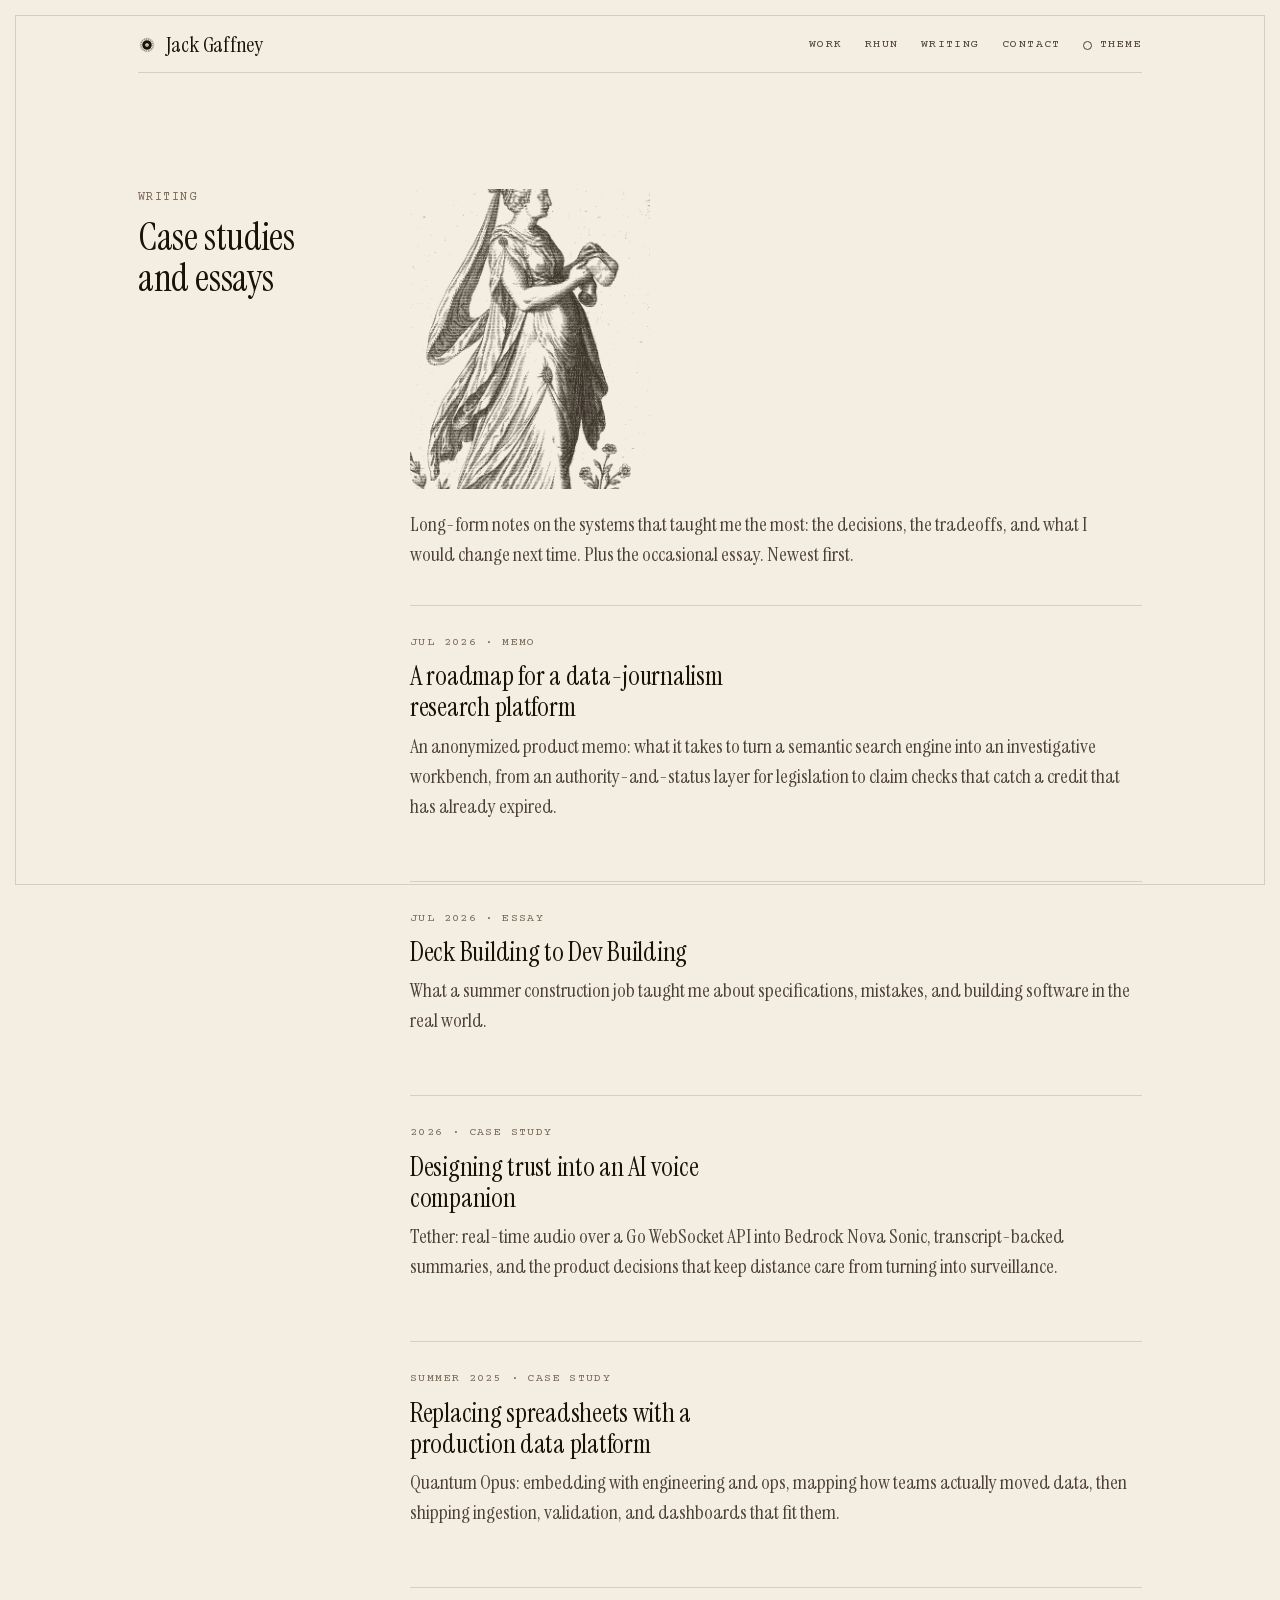
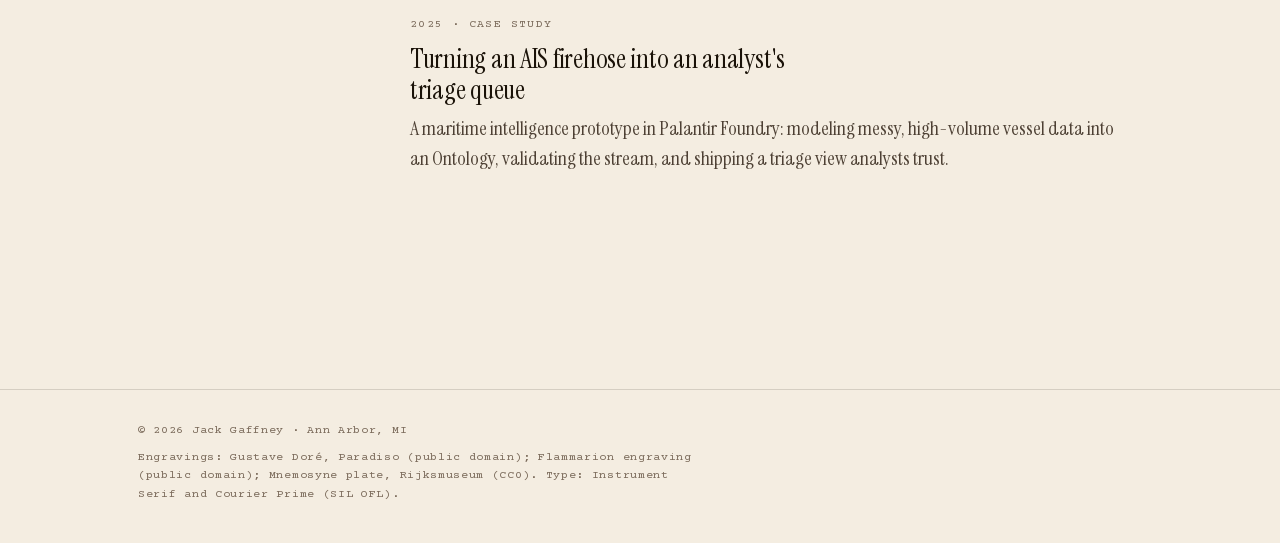
<file: writing/index.html>
<!doctype html>
<html lang="en">
<head>
<meta charset="utf-8">
<meta name="viewport" content="width=device-width, initial-scale=1">
<meta name="theme-color" media="(prefers-color-scheme: light)" content="#f4ede1">
<meta name="theme-color" media="(prefers-color-scheme: dark)" content="#121110">
<title>Writing — Jack Gaffney</title>
<meta name="description" content="Case studies and essays by Jack Gaffney: the decisions, tradeoffs, and architecture behind Tether, the Quantum Opus data platform, a Palantir Foundry maritime prototype, and more.">
<meta property="og:title" content="Writing — Jack Gaffney">
<meta property="og:description" content="Long-form engineering notes on the systems I've built: decisions, tradeoffs, and what I'd do differently.">
<meta property="og:type" content="website">
<meta property="og:url" content="https://jack-chaudier.github.io/writing/">
<meta property="og:image" content="https://jack-chaudier.github.io/og-image.png">
<meta property="og:image:width" content="1200">
<meta property="og:image:height" content="630">
<meta name="twitter:card" content="summary_large_image">
<meta name="twitter:site" content="@jackchaudier">
<meta http-equiv="Content-Security-Policy" content="default-src 'self'; base-uri 'self'; connect-src 'self'; font-src 'self'; img-src 'self' data:; object-src 'none'; script-src 'self' 'unsafe-inline'; style-src 'self' 'unsafe-inline'; form-action 'none'; frame-ancestors 'none';">
<link rel="canonical" href="https://jack-chaudier.github.io/writing/">
<link rel="icon" href="/favicon.ico" sizes="32x32">
<link rel="icon" href="/favicon.svg" type="image/svg+xml">
<link rel="apple-touch-icon" href="/apple-touch-icon.png">
<link rel="manifest" href="/manifest.webmanifest">
<link rel="preload" href="/fonts/instrument-serif-latin.woff2" as="font" type="font/woff2" crossorigin>
<link rel="preload" href="/fonts/instrument-serif-italic-latin.woff2" as="font" type="font/woff2" crossorigin>
<link rel="preload" href="/fonts/courier-prime-latin.woff2" as="font" type="font/woff2" crossorigin>
<link rel="stylesheet" href="/style.css">
<script>(function(){var r=document.documentElement;r.classList.add("js");var t=null;try{t=localStorage.getItem("jg-theme")}catch(e){}r.setAttribute("data-theme",t||(window.matchMedia("(prefers-color-scheme: dark)").matches?"dark":"light"))})();</script>
</head>
<body>
<a class="skip-link" href="#main">Skip to content</a>
<div class="frame" aria-hidden="true"></div>
<header class="site-head"><nav class="topnav" aria-label="Primary">
  <a class="wordmark" href="/"><span class="mark" aria-hidden="true"><svg xmlns="http://www.w3.org/2000/svg" viewBox="0 0 64 64" width="64" height="64" fill="none" stroke="currentColor" aria-hidden="true" focusable="false"><circle cx="32" cy="32" r="11.75" stroke-width="10.5"/><circle cx="32" cy="32" r="2.2" fill="currentColor" stroke="none"/><circle cx="32" cy="32" r="21" stroke-width="2.4" stroke-linecap="round" stroke-dasharray="0 6.597" transform="rotate(-90 32 32)"/><circle cx="32" cy="32" r="24" stroke-width="1.2" stroke-linecap="round" stroke-dasharray="0 5.027" transform="rotate(-90 32 32)"/></svg></span><span>Jack Gaffney</span></a>
  <div class="topnav-links mono"><a href="/#work">Work</a><a href="/rhun/">Rhun</a><a href="/writing/">Writing</a><a href="/#contact">Contact</a>
  <button class="theme-toggle" id="themeToggle" type="button" aria-label="Toggle color theme" aria-pressed="false">theme</button></div>
</nav></header>
<main class="shell" id="main">
<section class="section">
<div class="section-head"><p class="eyebrow mono">Writing</p><h1>Case studies and essays</h1></div>
<div class="plate plate--figure plate--mnemosyne" aria-hidden="true"></div>
<p class="section-intro">Long-form notes on the systems that taught me the most: the decisions, the tradeoffs, and what I would change next time. Plus the occasional essay. Newest first.</p>
<!-- writing:cards (new posts inserted below this line, newest first) -->
<article class="walkthrough-card">
  <p class="mono">Jul 2026 · Memo</p>
  <h2><a href="/writing/research-platform-memo/">A roadmap for a data-journalism research platform</a></h2>
  <p>An anonymized product memo: what it takes to turn a semantic search engine into an investigative workbench, from an authority-and-status layer for legislation to claim checks that catch a credit that has already expired.</p>
</article>
<article class="walkthrough-card">
  <p class="mono">Jul 2026 · Essay</p>
  <h2><a href="/writing/deck-building/">Deck Building to Dev Building</a></h2>
  <p>What a summer construction job taught me about specifications, mistakes, and building software in the real world.</p>
</article>
<article class="walkthrough-card">
  <p class="mono">2026 · Case study</p>
  <h2><a href="/writing/tether/">Designing trust into an AI voice companion</a></h2>
  <p>Tether: real-time audio over a Go WebSocket API into Bedrock Nova Sonic, transcript-backed summaries, and the product decisions that keep distance care from turning into surveillance.</p>
</article>
<article class="walkthrough-card">
  <p class="mono">Summer 2025 · Case study</p>
  <h2><a href="/writing/quantum-opus/">Replacing spreadsheets with a production data platform</a></h2>
  <p>Quantum Opus: embedding with engineering and ops, mapping how teams actually moved data, then shipping ingestion, validation, and dashboards that fit them.</p>
</article>
<article class="walkthrough-card">
  <p class="mono">2025 · Case study</p>
  <h2><a href="/writing/maritime/">Turning an AIS firehose into an analyst's triage queue</a></h2>
  <p>A maritime intelligence prototype in Palantir Foundry: modeling messy, high-volume vessel data into an Ontology, validating the stream, and shipping a triage view analysts trust.</p>
</article>
</section>
</main>
<footer class="site-foot"><div class="shell"><p class="mono">© <span id="year"></span> Jack Gaffney · Ann Arbor, MI</p><p class="footer-credits mono">Engravings: Gustave Doré, Paradiso (public domain); Flammarion engraving (public domain); Mnemosyne plate, Rijksmuseum (CC0). Type: Instrument Serif and Courier Prime (SIL OFL).</p></div></footer>
<script src="/script.js" defer></script>
</body>
</html>
</file>
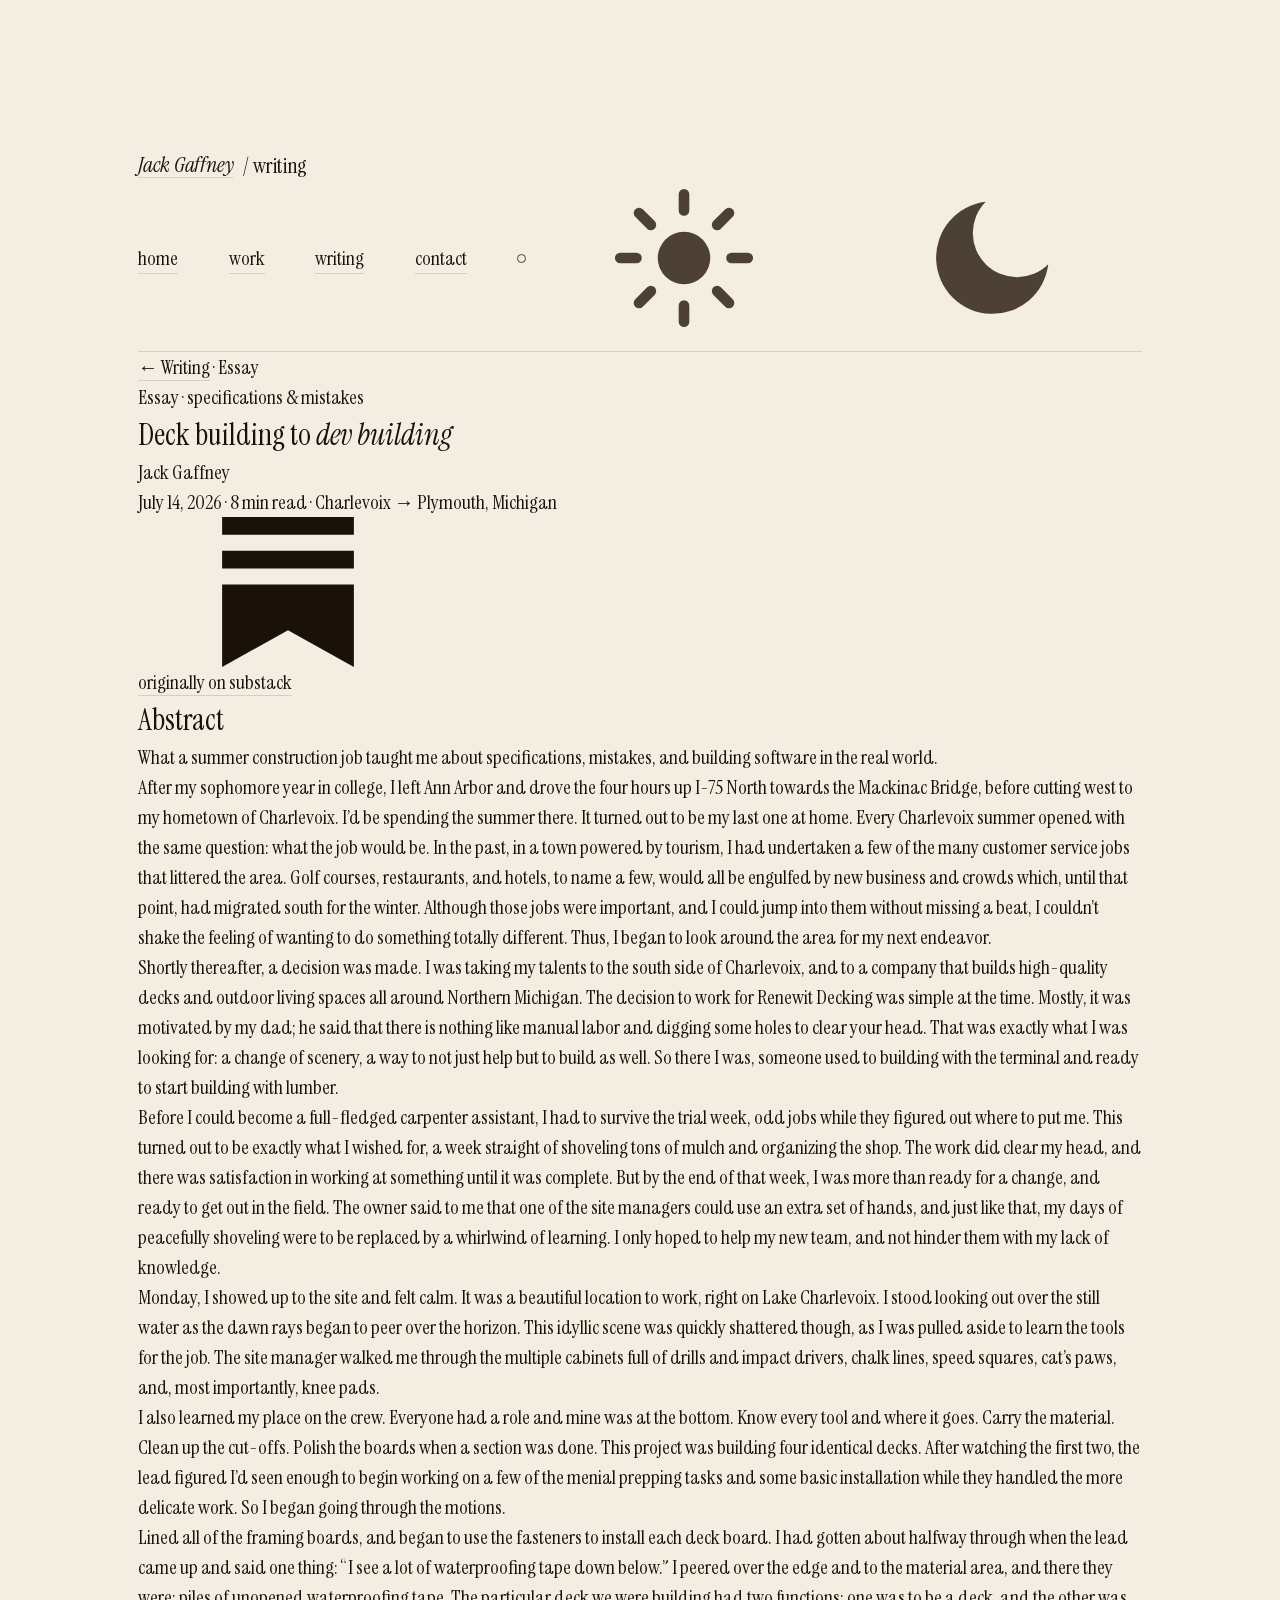
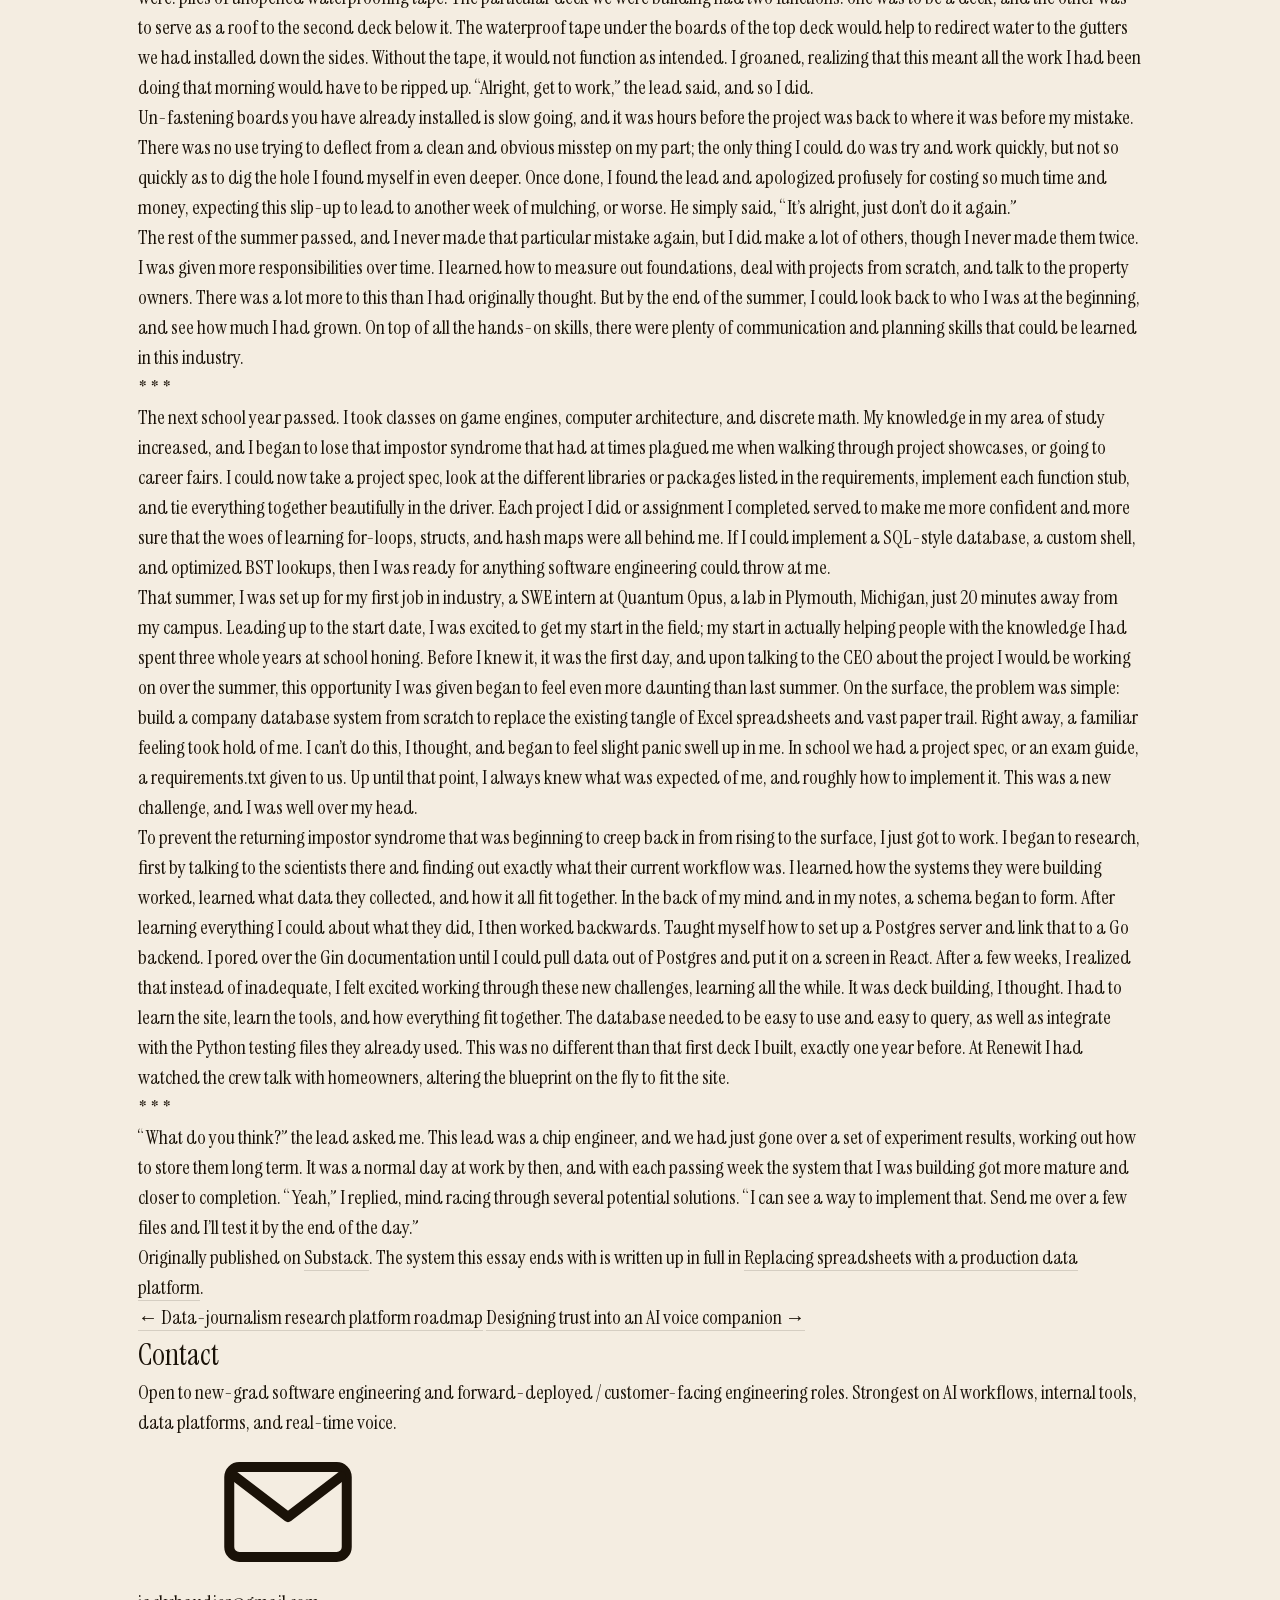
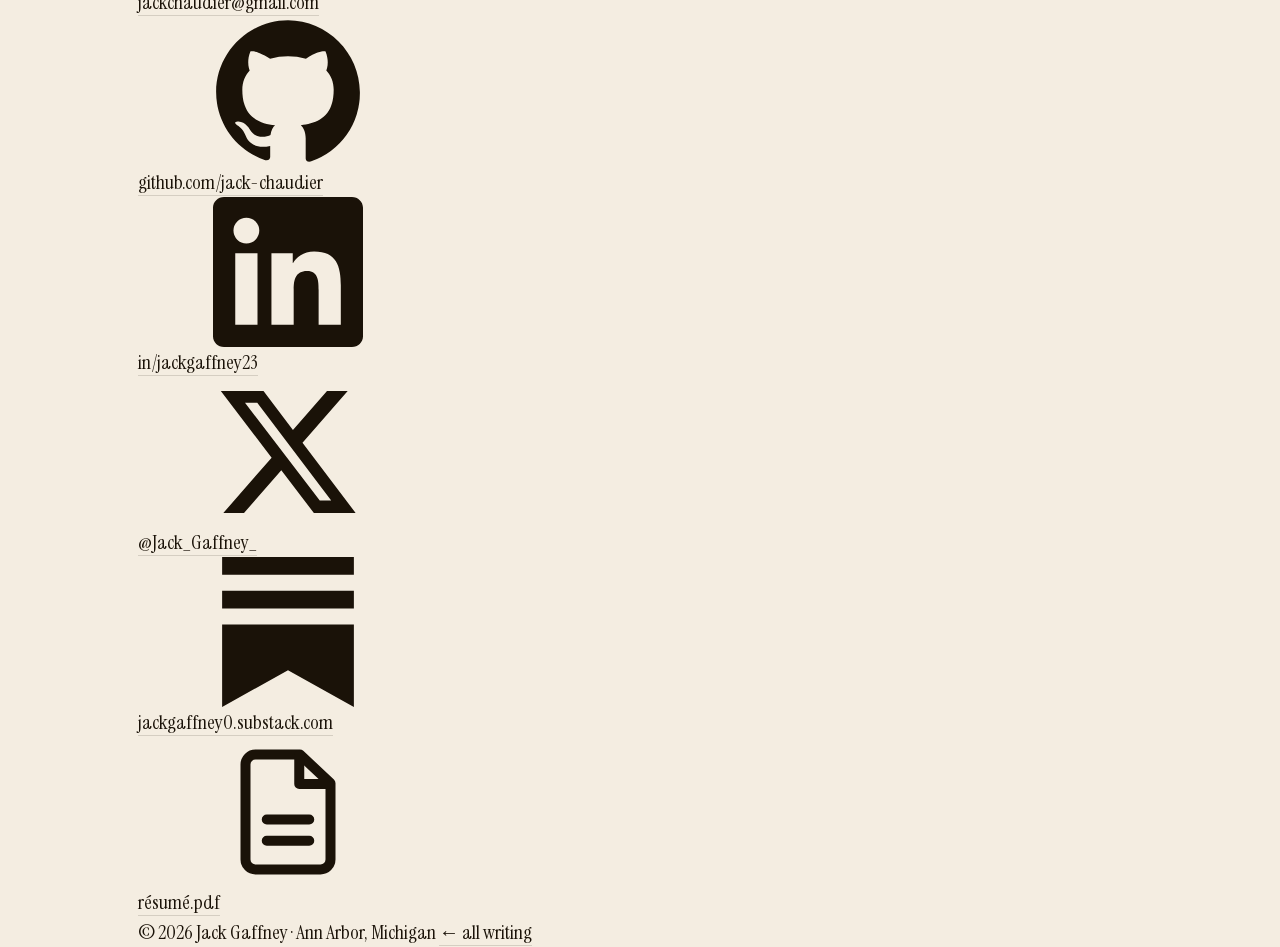
<file: writing/deck-building-to-dev-building/index.html>
<!doctype html>
<html lang="en">
    <head>
        <meta charset="UTF-8" />
        <meta name="viewport" content="width=device-width, initial-scale=1.0" />
        <meta name="theme-color" media="(prefers-color-scheme: light)" content="#f4efe6" />
        <meta name="theme-color" media="(prefers-color-scheme: dark)" content="#0e0d0b" />
        <meta name="description" content="An essay on what a summer building decks in northern Michigan taught me about specifications, mistakes, and the distance between a project spec and a real requirement." />
        <meta property="og:title" content="Deck building to dev building — an essay" />
        <meta property="og:description" content="What a summer construction job taught me about specifications, mistakes, and building software in the real world." />
        <meta property="og:type" content="article" />
        <meta property="og:url" content="https://jack-chaudier.github.io/writing/deck-building-to-dev-building/" />
        <meta property="og:image" content="https://jack-chaudier.github.io/og-image.png" />
        <meta name="twitter:card" content="summary_large_image" />
        <meta name="twitter:image" content="https://jack-chaudier.github.io/og-image.png" />
        <meta name="twitter:site" content="@Jack_Gaffney_" />
        <meta name="twitter:creator" content="@Jack_Gaffney_" />
        <meta name="referrer" content="strict-origin-when-cross-origin" />
        <meta
            http-equiv="Content-Security-Policy"
            content="default-src 'self'; base-uri 'self'; connect-src 'self'; font-src 'self' https://fonts.gstatic.com; img-src 'self' data: https:; object-src 'none'; script-src 'self' 'unsafe-inline'; style-src 'self' 'unsafe-inline' https://fonts.googleapis.com;"
        />
        <link rel="canonical" href="https://jack-chaudier.github.io/writing/deck-building-to-dev-building/" />
        <link rel="manifest" href="/manifest.webmanifest" />
        <title>Deck building to dev building — Jack Gaffney</title>
        <script>
            (function () {
                const root = document.documentElement;
                root.classList.add("js");
                try {
                    const storedTheme = localStorage.getItem("jg-theme");
                    const prefersDark = window.matchMedia("(prefers-color-scheme: dark)").matches;
                    root.setAttribute("data-theme", storedTheme || (prefersDark ? "dark" : "light"));
                } catch (error) {
                    root.setAttribute(
                        "data-theme",
                        window.matchMedia("(prefers-color-scheme: dark)").matches ? "dark" : "light"
                    );
                }
            })();
        </script>
        <link rel="icon" href="/favicon.svg" type="image/svg+xml" />
        <link rel="alternate icon" href="/favicon.ico" />
        <link rel="preconnect" href="https://fonts.googleapis.com" />
        <link rel="preconnect" href="https://fonts.gstatic.com" crossorigin />
        <link
            href="https://fonts.googleapis.com/css2?family=Fraunces:ital,opsz,wght,SOFT,WONK@0,9..144,300..700,0,0;1,9..144,300..700,0,0&amp;family=JetBrains+Mono:wght@400;500&amp;display=swap"
            rel="stylesheet"
        />
        <link rel="stylesheet" href="/style.css" />
        <script type="application/ld+json">
        {
            "@context": "https://schema.org",
            "@type": "Article",
            "headline": "Deck building to dev building",
            "description": "An essay on what a summer building decks in northern Michigan taught me about specifications, mistakes, and the distance between a project spec and a real requirement.",
            "datePublished": "2026-07-14",
            "url": "https://jack-chaudier.github.io/writing/deck-building-to-dev-building/",
            "author": { "@type": "Person", "name": "Jack Gaffney", "url": "https://jack-chaudier.github.io/" }
        }
        </script>
    </head>
    <body>
        <a href="#main" class="skip-link">Skip to main content</a>

        <svg class="sprite" xmlns="http://www.w3.org/2000/svg" aria-hidden="true" focusable="false">
            <symbol id="i-mail" viewBox="0 0 24 24"><g fill="none" stroke="currentColor" stroke-width="1.6" stroke-linecap="round" stroke-linejoin="round"><rect x="2.6" y="4.8" width="18.8" height="14.4" rx="1.6"/><path d="m3.5 6.3 8.5 6.5 8.5-6.5"/></g></symbol>
            <symbol id="i-github" viewBox="0 0 24 24"><path fill="currentColor" d="M12 .5C5.73.5.5 5.73.5 12c0 5.08 3.29 9.39 7.86 10.91.58.11.79-.25.79-.5v-1.77c-3.2.7-3.88-1.54-3.88-1.54-.52-1.33-1.28-1.68-1.28-1.68-1.05-.72.08-.7.08-.7 1.16.08 1.77 1.19 1.77 1.19 1.03 1.77 2.7 1.26 3.36.96.1-.75.4-1.26.73-1.55-2.55-.29-5.24-1.28-5.24-5.68 0-1.25.45-2.28 1.18-3.08-.12-.29-.51-1.46.11-3.05 0 0 .96-.31 3.15 1.18a10.9 10.9 0 0 1 5.74 0c2.18-1.49 3.14-1.18 3.14-1.18.63 1.59.24 2.76.12 3.05.74.8 1.18 1.83 1.18 3.08 0 4.41-2.7 5.38-5.26 5.67.41.36.78 1.06.78 2.14v3.17c0 .25.21.61.8.5A11.5 11.5 0 0 0 23.5 12C23.5 5.73 18.27.5 12 .5Z"/></symbol>
            <symbol id="i-linkedin" viewBox="0 0 24 24"><path fill="currentColor" d="M20.45 20.45h-3.55v-5.57c0-1.33-.03-3.04-1.85-3.04-1.86 0-2.14 1.45-2.14 2.94v5.67H9.35V9h3.41v1.56h.05c.48-.9 1.64-1.85 3.37-1.85 3.6 0 4.27 2.37 4.27 5.46v6.28ZM5.34 7.43a2.06 2.06 0 1 1 0-4.13 2.06 2.06 0 0 1 0 4.13Zm1.78 13.02H3.56V9h3.56v11.45ZM22.22 0H1.77C.79 0 0 .77 0 1.73v20.54C0 23.23.79 24 1.77 24h20.45c.98 0 1.78-.77 1.78-1.73V1.73C24 .77 23.2 0 22.22 0Z"/></symbol>
            <symbol id="i-x" viewBox="0 0 24 24"><path fill="currentColor" d="M18.24 2.25h3.31l-7.23 8.26 8.5 11.24h-6.68l-5.21-6.82-5.97 6.82H1.65l7.73-8.84L1.25 2.25h6.83l4.71 6.23 5.45-6.23Zm-1.16 17.52h1.83L7.08 4.13H5.12l11.96 15.64Z"/></symbol>
            <symbol id="i-substack" viewBox="0 0 24 24"><path fill="currentColor" d="M22.54 8.24H1.46V5.4h21.08v2.84ZM1.46 10.81V24L12 18.11 22.54 24V10.81H1.46ZM22.54 0H1.46v2.84h21.08V0Z"/></symbol>
            <symbol id="i-file" viewBox="0 0 24 24"><g fill="none" stroke="currentColor" stroke-width="1.6" stroke-linecap="round" stroke-linejoin="round"><path d="M13.9 2.8H6.8a1.6 1.6 0 0 0-1.6 1.6v15.2a1.6 1.6 0 0 0 1.6 1.6h10.4a1.6 1.6 0 0 0 1.6-1.6V7.4Z"/><path d="M13.8 2.9v4.6h4.7"/><path d="M8.6 13.2h6.8M8.6 16.6h6.8"/></g></symbol>
            <symbol id="i-ext" viewBox="0 0 24 24"><g fill="none" stroke="currentColor" stroke-width="1.9" stroke-linecap="round" stroke-linejoin="round"><path d="M7.6 16.4 16.4 7.6"/><path d="M9.4 7.6h7v7"/></g></symbol>
            <symbol id="i-play" viewBox="0 0 24 24"><g fill="none" stroke="currentColor" stroke-width="1.6" stroke-linecap="round" stroke-linejoin="round"><circle cx="12" cy="12" r="9.2"/><path d="M10.2 8.6 15.6 12l-5.4 3.4Z"/></g></symbol>
            <symbol id="i-doc" viewBox="0 0 24 24"><g fill="none" stroke="currentColor" stroke-width="1.6" stroke-linecap="round" stroke-linejoin="round"><path d="M4.6 3.8h14.8v16.4H4.6Z"/><path d="M7.8 8h8.4M7.8 11.6h8.4M7.8 15.2h5.2"/></g></symbol>
            <symbol id="i-sun" viewBox="0 0 24 24"><g fill="none" stroke="currentColor" stroke-width="1.7" stroke-linecap="round"><circle cx="12" cy="12" r="4.2" fill="currentColor" stroke="none"/><path d="M12 1.8v2.6M12 19.6v2.6M4.8 4.8l1.9 1.9M17.3 17.3l1.9 1.9M1.8 12h2.6M19.6 12h2.6M4.8 19.2l1.9-1.9M17.3 6.7l1.9-1.9"/></g></symbol>
            <symbol id="i-moon" viewBox="0 0 24 24"><path fill="currentColor" d="M21 13A9 9 0 1 1 11 3a7 7 0 0 0 10 10Z"/></symbol>
        </svg>

        <div class="shell">
            <nav class="top" aria-label="Primary">
                <div class="wordmark">
                    <a href="/"><b>Jack Gaffney</b></a>
                    <span class="crumb">/ writing</span>
                </div>
                <div class="topnav">
                    <a href="/">home</a>
                    <a href="/#work">work</a>
                    <a href="/writing/" aria-current="page">writing</a>
                    <a href="/#contact">contact</a>
                    <button class="theme-toggle" id="themeToggle" type="button" aria-label="Toggle theme" aria-pressed="false">
                        <svg class="icon sun" aria-hidden="true"><use href="#i-sun" /></svg>
                        <svg class="icon moon" aria-hidden="true"><use href="#i-moon" /></svg>
                    </button>
                </div>
            </nav>

            <main id="main">
                <article class="doc">
                <p class="doc-crumb"><a href="/writing/">← Writing</a> <span aria-hidden="true">·</span> Essay</p>

                <header class="doc-head">
                    <p class="doc-kind">Essay · specifications &amp; mistakes</p>
                    <h1>Deck building to <em>dev building</em></h1>
                    <p class="doc-byline">Jack Gaffney</p>
                    <p class="doc-dateline">
                        July 14, 2026
                        <span class="sep" aria-hidden="true">·</span>
                        8 min read
                        <span class="sep" aria-hidden="true">·</span>
                        Charlevoix → Plymouth, Michigan
                    </p>
                    <div class="linkrow linkrow--center">
                        <a class="ilink" href="https://jackgaffney0.substack.com" target="_blank" rel="noopener noreferrer"><svg class="icon" aria-hidden="true"><use href="#i-substack" /></svg><span>originally on substack</span></a>
                    </div>
                </header>

                <section class="abstract">
                    <h2 class="abstract-title">Abstract</h2>
                    <p>
                        What a summer construction job taught me about specifications, mistakes, and
                        building software in the real world.
                    </p>
                </section>

                <div class="doc-body">
                    <p>
                        After my sophomore year in college, I left Ann Arbor and drove the four hours up
                        I-75 North towards the Mackinac Bridge, before cutting west to my hometown of
                        Charlevoix. I’d be spending the summer there. It turned out to be my last one at
                        home. Every Charlevoix summer opened with the same question: what the job would be.
                        In the past, in a town powered by tourism, I had undertaken a few of the many
                        customer service jobs that littered the area. Golf courses, restaurants, and hotels,
                        to name a few, would all be engulfed by new business and crowds which, until that
                        point, had migrated south for the winter. Although those jobs were important, and I
                        could jump into them without missing a beat, I couldn’t shake the feeling of wanting
                        to do something totally different. Thus, I began to look around the area for my next
                        endeavor.
                    </p>
                    <p>
                        Shortly thereafter, a decision was made. I was taking my talents to the south side
                        of Charlevoix, and to a company that builds high-quality decks and outdoor living
                        spaces all around Northern Michigan. The decision to work for Renewit Decking was
                        simple at the time. Mostly, it was motivated by my dad; he said that there is
                        nothing like manual labor and digging some holes to clear your head. That was
                        exactly what I was looking for: a change of scenery, a way to not just help but to
                        build as well. So there I was, someone used to building with the terminal and ready
                        to start building with lumber.
                    </p>
                    <p>
                        Before I could become a full-fledged carpenter assistant, I had to survive the trial
                        week, odd jobs while they figured out where to put me. This turned out to be exactly
                        what I wished for, a week straight of shoveling tons of mulch and organizing the
                        shop. The work did clear my head, and there was satisfaction in working at something
                        until it was complete. But by the end of that week, I was more than ready for a
                        change, and ready to get out in the field. The owner said to me that one of the site
                        managers could use an extra set of hands, and just like that, my days of peacefully
                        shoveling were to be replaced by a whirlwind of learning. I only hoped to help my
                        new team, and not hinder them with my lack of knowledge.
                    </p>
                    <p>
                        Monday, I showed up to the site and felt calm. It was a beautiful location to work,
                        right on Lake Charlevoix. I stood looking out over the still water as the dawn rays
                        began to peer over the horizon. This idyllic scene was quickly shattered though, as
                        I was pulled aside to learn the tools for the job. The site manager walked me
                        through the multiple cabinets full of drills and impact drivers, chalk lines, speed
                        squares, cat’s paws, and, most importantly, knee pads.
                    </p>
                    <p>
                        I also learned my place on the crew. Everyone had a role and mine was at the bottom.
                        Know every tool and where it goes. Carry the material. Clean up the cut-offs. Polish
                        the boards when a section was done. This project was building four identical decks.
                        After watching the first two, the lead figured I’d seen enough to begin working on a
                        few of the menial prepping tasks and some basic installation while they handled the
                        more delicate work. So I began going through the motions.
                    </p>
                    <p>
                        Lined all of the framing boards, and began to use the fasteners to install each deck
                        board. I had gotten about halfway through when the lead came up and said one thing:
                        “I see a lot of waterproofing tape down below.” I peered over the edge and to the
                        material area, and there they were: piles of unopened waterproofing tape. The
                        particular deck we were building had two functions: one was to be a deck, and the
                        other was to serve as a roof to the second deck below it. The waterproof tape under
                        the boards of the top deck would help to redirect water to the gutters we had
                        installed down the sides. Without the tape, it would not function as intended. I
                        groaned, realizing that this meant all the work I had been doing that morning would
                        have to be ripped up. “Alright, get to work,” the lead said, and so I did.
                    </p>
                    <p>
                        Un-fastening boards you have already installed is slow going, and it was hours
                        before the project was back to where it was before my mistake. There was no use
                        trying to deflect from a clean and obvious misstep on my part; the only thing I
                        could do was try and work quickly, but not so quickly as to dig the hole I found
                        myself in even deeper. Once done, I found the lead and apologized profusely for
                        costing so much time and money, expecting this slip-up to lead to another week of
                        mulching, or worse. He simply said, “It’s alright, just don’t do it again.”
                    </p>
                    <p>
                        The rest of the summer passed, and I never made that particular mistake again, but I
                        did make a lot of others, though I never made them twice. I was given more
                        responsibilities over time. I learned how to measure out foundations, deal with
                        projects from scratch, and talk to the property owners. There was a lot more to this
                        than I had originally thought. But by the end of the summer, I could look back to
                        who I was at the beginning, and see how much I had grown. On top of all the hands-on
                        skills, there were plenty of communication and planning skills that could be learned
                        in this industry.
                    </p>

                    <p class="dinkus" aria-hidden="true">* * *</p>

                    <p>
                        The next school year passed. I took classes on game engines, computer architecture,
                        and discrete math. My knowledge in my area of study increased, and I began to lose
                        that impostor syndrome that had at times plagued me when walking through project
                        showcases, or going to career fairs. I could now take a project spec, look at the
                        different libraries or packages listed in the requirements, implement each function
                        stub, and tie everything together beautifully in the driver. Each project I did or
                        assignment I completed served to make me more confident and more sure that the woes
                        of learning for-loops, structs, and hash maps were all behind me. If I could
                        implement a SQL-style database, a custom shell, and optimized BST lookups, then I
                        was ready for anything software engineering could throw at me.
                    </p>
                    <p>
                        That summer, I was set up for my first job in industry, a SWE intern at Quantum
                        Opus, a lab in Plymouth, Michigan, just 20 minutes away from my campus. Leading up
                        to the start date, I was excited to get my start in the field; my start in actually
                        helping people with the knowledge I had spent three whole years at school honing.
                        Before I knew it, it was the first day, and upon talking to the CEO about the
                        project I would be working on over the summer, this opportunity I was given began to
                        feel even more daunting than last summer. On the surface, the problem was simple:
                        build a company database system from scratch to replace the existing tangle of Excel
                        spreadsheets and vast paper trail. Right away, a familiar feeling took hold of me. I
                        can’t do this, I thought, and began to feel slight panic swell up in me. In school
                        we had a project spec, or an exam guide, a <span class="tt">requirements.txt</span>
                        given to us. Up until that point, I always knew what was expected of me, and roughly
                        how to implement it. This was a new challenge, and I was well over my head.
                    </p>
                    <p>
                        To prevent the returning impostor syndrome that was beginning to creep back in from
                        rising to the surface, I just got to work. I began to research, first by talking to
                        the scientists there and finding out exactly what their current workflow was. I
                        learned how the systems they were building worked, learned what data they collected,
                        and how it all fit together. In the back of my mind and in my notes, a schema began
                        to form. After learning everything I could about what they did, I then worked
                        backwards. Taught myself how to set up a Postgres server and link that to a Go
                        backend. I pored over the Gin documentation until I could pull data out of Postgres
                        and put it on a screen in React. After a few weeks, I realized that instead of
                        inadequate, I felt excited working through these new challenges, learning all the
                        while. It was deck building, I thought. I had to learn the site, learn the tools,
                        and how everything fit together. The database needed to be easy to use and easy to
                        query, as well as integrate with the Python testing files they already used. This
                        was no different than that first deck I built, exactly one year before. At Renewit I
                        had watched the crew talk with homeowners, altering the blueprint on the fly to fit
                        the site.
                    </p>

                    <p class="dinkus" aria-hidden="true">* * *</p>

                    <p>
                        “What do you think?” the lead asked me. This lead was a chip engineer, and we had
                        just gone over a set of experiment results, working out how to store them long term.
                        It was a normal day at work by then, and with each passing week the system that I
                        was building got more mature and closer to completion. “Yeah,” I replied, mind
                        racing through several potential solutions. “I can see a way to implement that. Send
                        me over a few files and I’ll test it by the end of the day.”
                    </p>
                </div>

                <footer>
                    <p class="note">
                        Originally published on
                        <a href="https://jackgaffney0.substack.com" target="_blank" rel="noopener noreferrer">Substack</a>.
                        The system this essay ends with is written up in full in
                        <a href="/writing/quantum-opus/">Replacing spreadsheets with a production data platform</a>.
                    </p>
                    <nav class="doc-nav" aria-label="More writing">
                        <a href="/writing/research-platform-memo/">← Data-journalism research platform roadmap</a>
                        <a href="/writing/tether/">Designing trust into an AI voice companion →</a>
                    </nav>
                </footer>
                </article>
            </main>

            <footer class="colophon" id="contact">
                <h2>Contact</h2>
                <p class="looking-for">
                    Open to new-grad software engineering and forward-deployed / customer-facing
                    engineering roles. Strongest on AI workflows, internal tools, data platforms, and
                    real-time voice.
                </p>
                <div class="linkrow">
                    <a class="ilink" href="mailto:jackchaudier@gmail.com"><svg class="icon" aria-hidden="true"><use href="#i-mail" /></svg><span>jackchaudier@gmail.com</span></a>
                    <a class="ilink" href="https://github.com/jack-chaudier" target="_blank" rel="noopener noreferrer"><svg class="icon" aria-hidden="true"><use href="#i-github" /></svg><span>github.com/jack-chaudier</span></a>
                    <a class="ilink" href="https://linkedin.com/in/jackgaffney23" target="_blank" rel="noopener noreferrer"><svg class="icon" aria-hidden="true"><use href="#i-linkedin" /></svg><span>in/jackgaffney23</span></a>
                    <a class="ilink" href="https://x.com/Jack_Gaffney_" target="_blank" rel="noopener noreferrer"><svg class="icon" aria-hidden="true"><use href="#i-x" /></svg><span>@Jack_Gaffney_</span></a>
                    <a class="ilink" href="https://jackgaffney0.substack.com" target="_blank" rel="noopener noreferrer"><svg class="icon" aria-hidden="true"><use href="#i-substack" /></svg><span>jackgaffney0.substack.com</span></a>
                    <a class="ilink" href="/jack_gaffney_resume.pdf" target="_blank" rel="noopener noreferrer"><svg class="icon" aria-hidden="true"><use href="#i-file" /></svg><span>résumé.pdf</span></a>
                </div>
                <p class="fineprint">
                    <span>© <span id="year"></span> Jack Gaffney · Ann Arbor, Michigan</span>
                    <span><a href="/writing/">← all writing</a></span>
                </p>
            </footer>
        </div>

        <script src="/script.js"></script>
    </body>
</html>
</file>
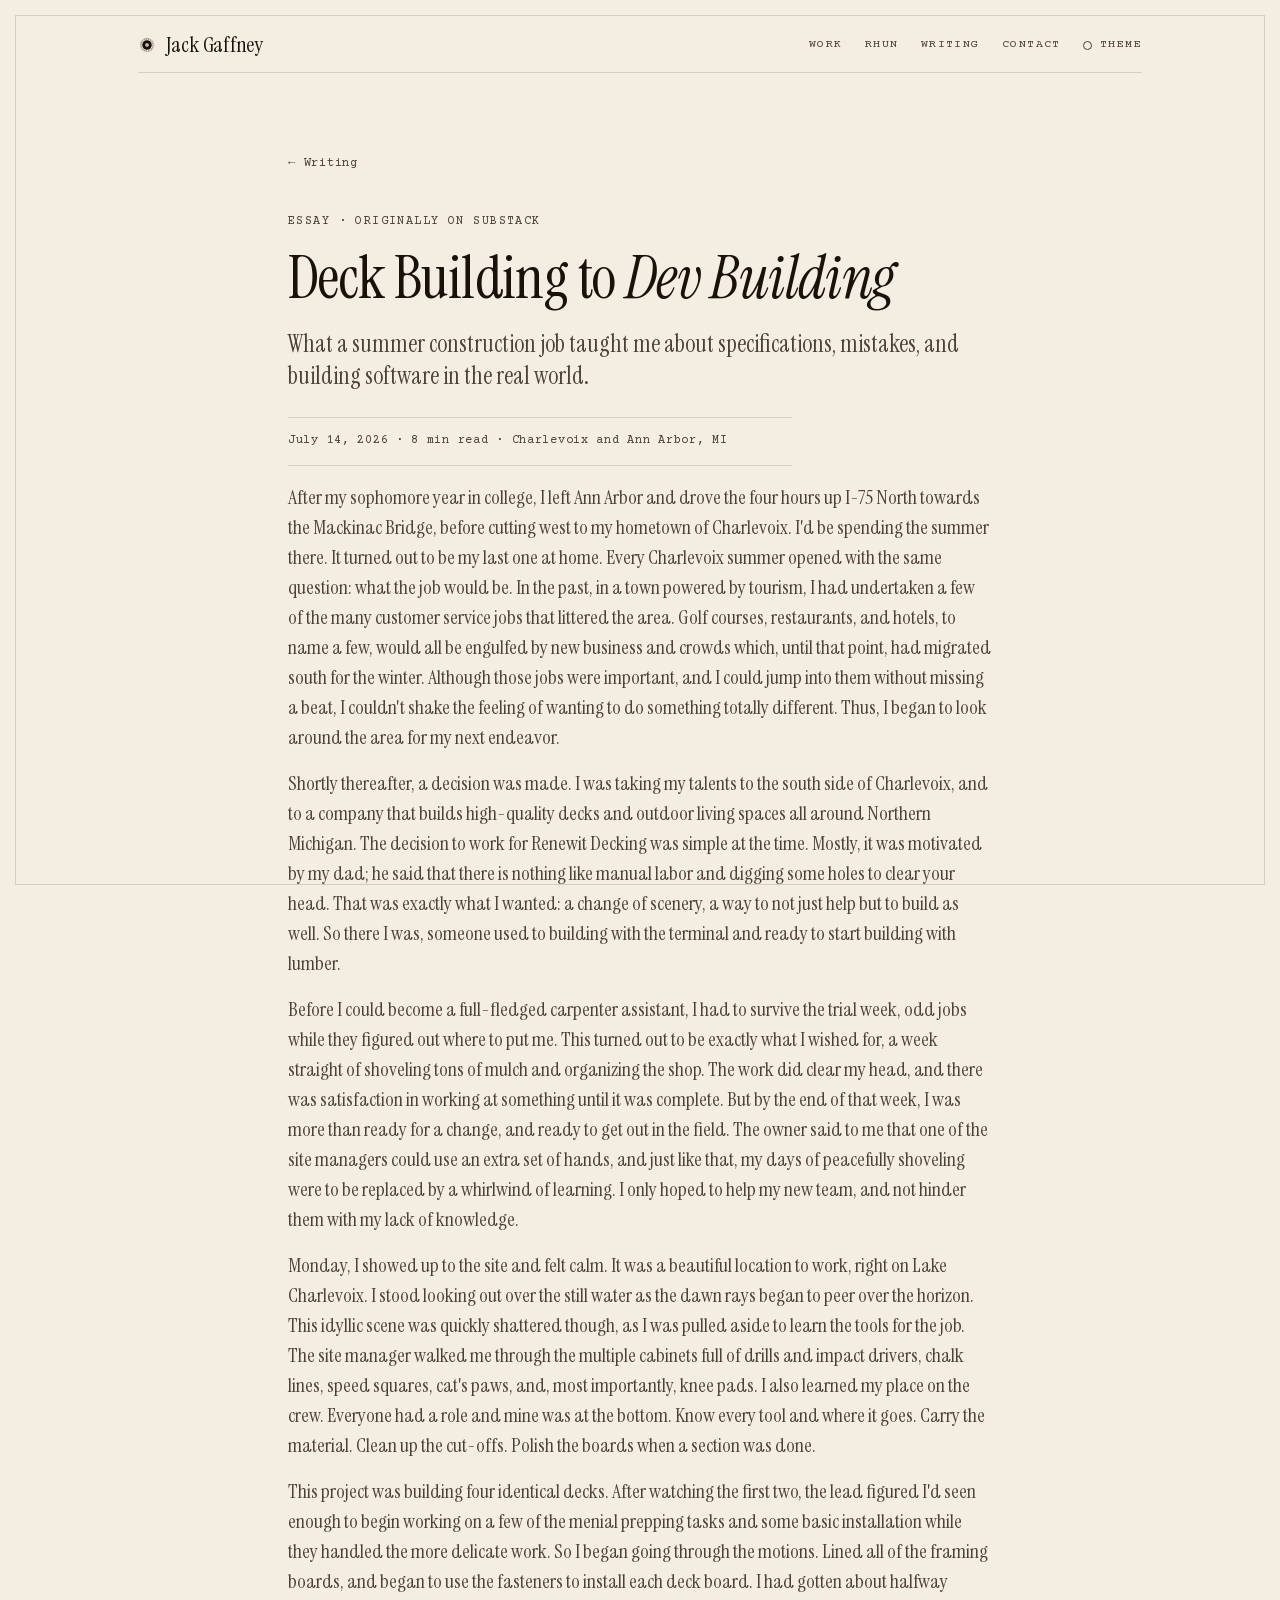
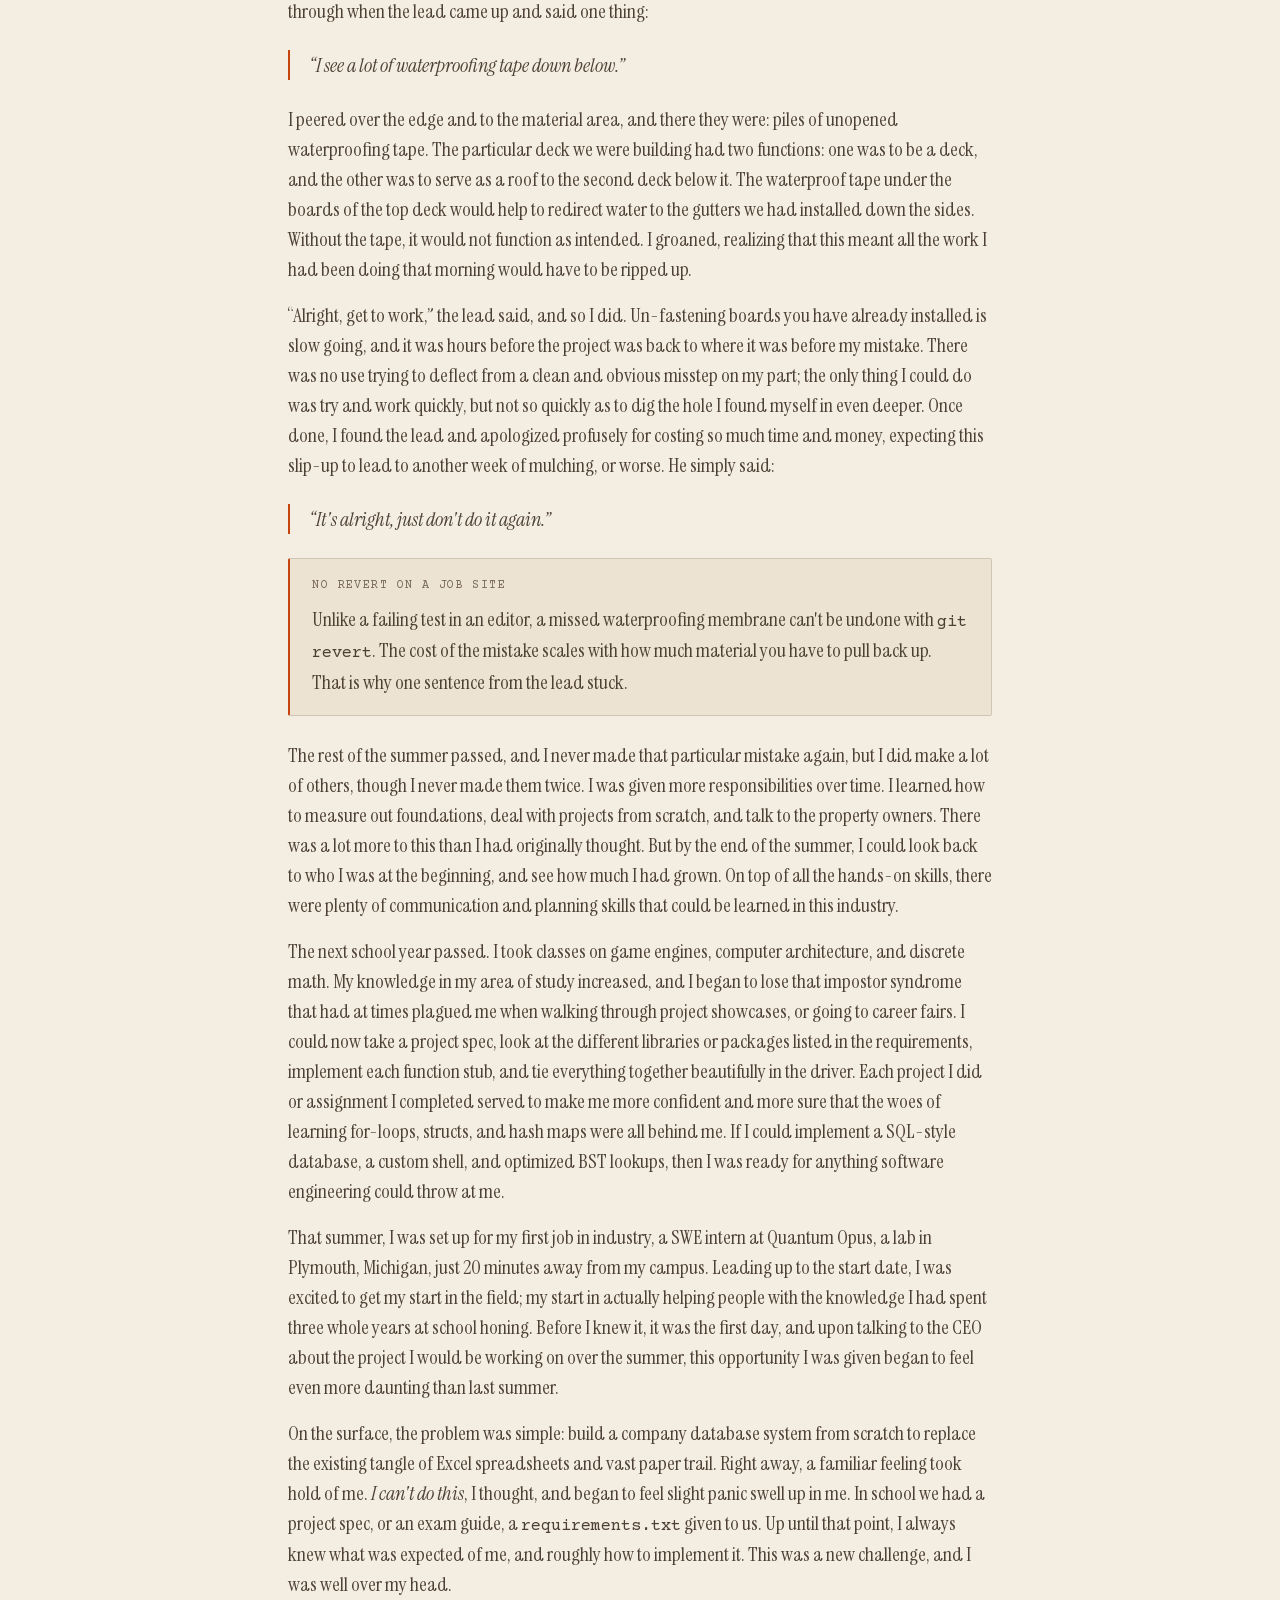
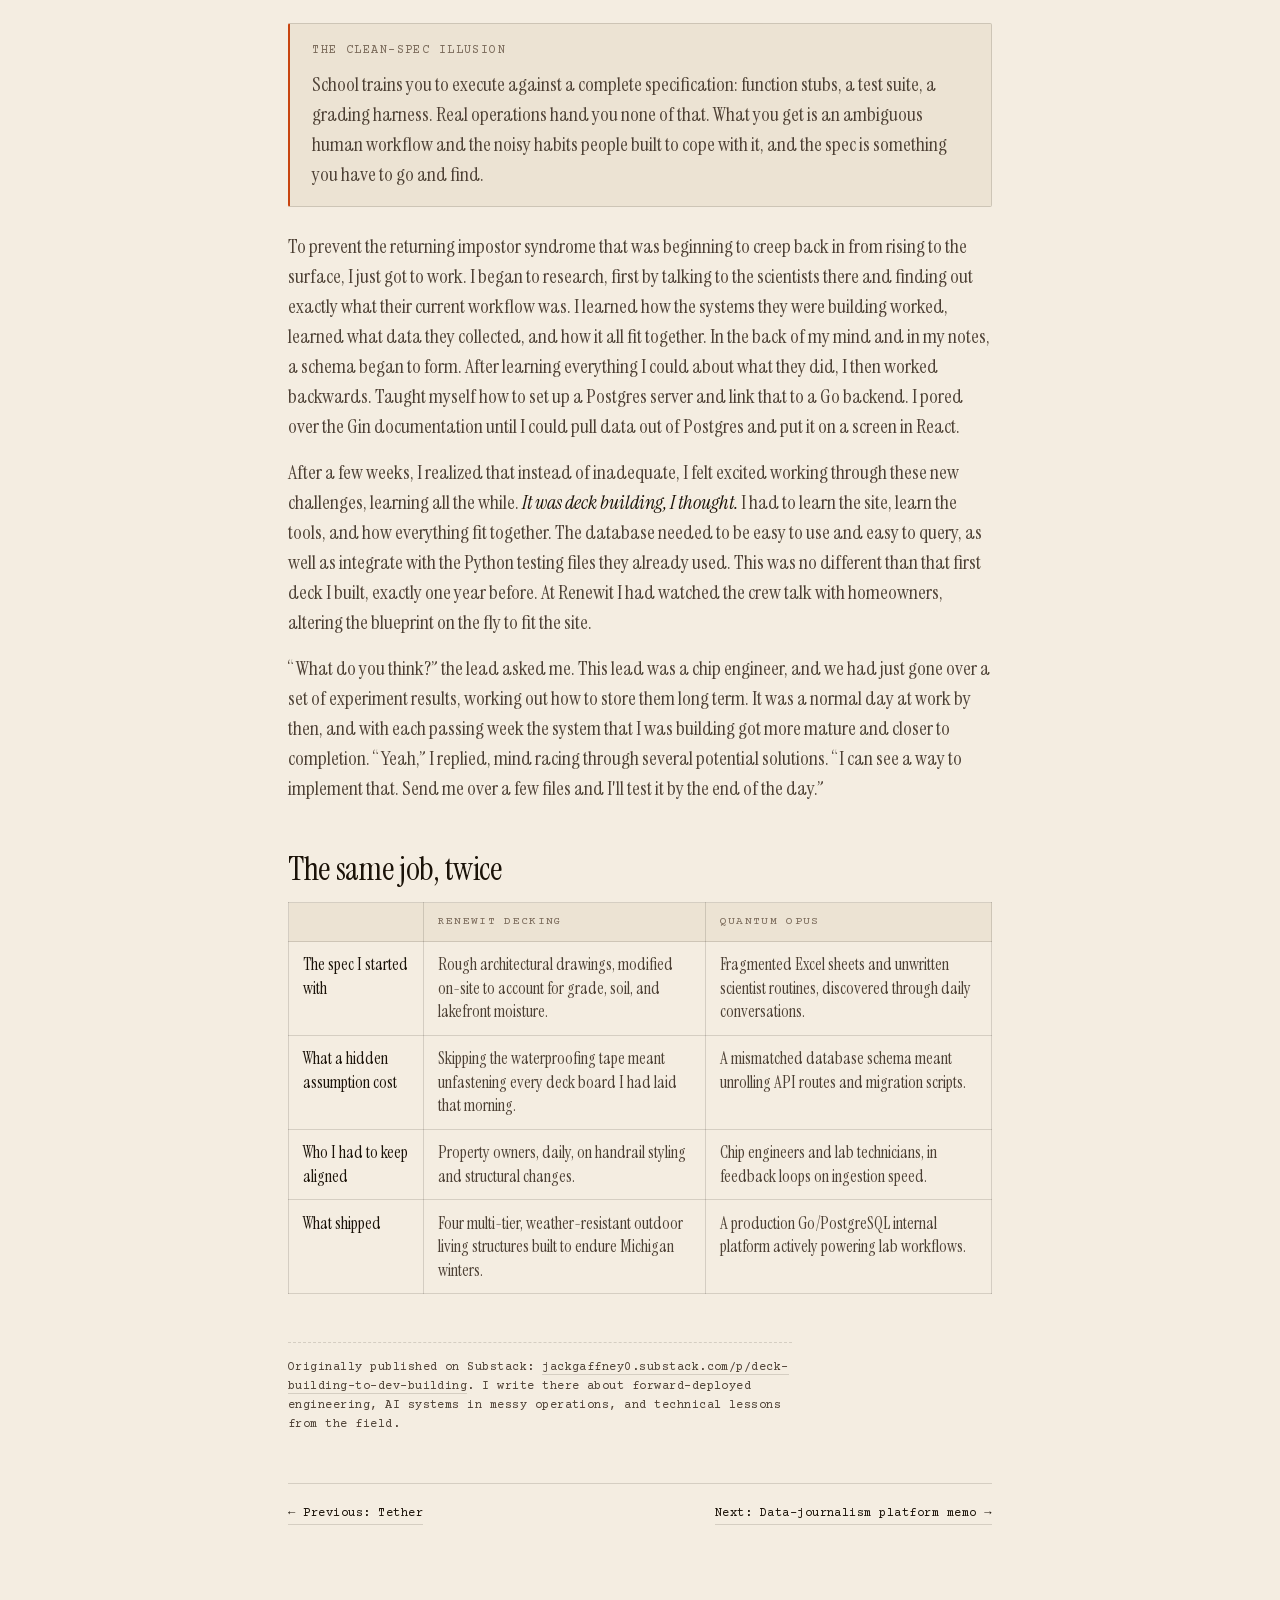
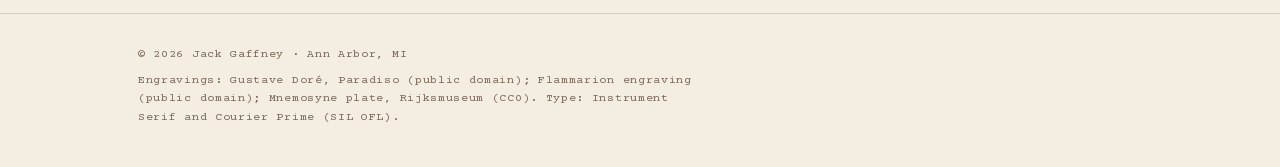
<file: writing/deck-building/index.html>
<!doctype html>
<html lang="en">
<head>
<meta charset="utf-8">
<meta name="viewport" content="width=device-width, initial-scale=1">
<meta name="theme-color" media="(prefers-color-scheme: light)" content="#f4ede1">
<meta name="theme-color" media="(prefers-color-scheme: dark)" content="#121110">
<title>Deck Building to Dev Building — Jack Gaffney</title>
<meta name="description" content="Deck Building to Dev Building: what a summer construction job taught me about specifications, mistakes, and building software in the real world.">
<meta property="og:title" content="Deck Building to Dev Building — Jack Gaffney">
<meta property="og:description" content="What a summer construction job taught me about specifications, mistakes, and building software in the real world.">
<meta property="og:type" content="article">
<meta property="og:url" content="https://jack-chaudier.github.io/writing/deck-building/">
<meta property="og:image" content="https://jack-chaudier.github.io/og-image.png">
<meta property="og:image:width" content="1200">
<meta property="og:image:height" content="630">
<meta name="twitter:card" content="summary_large_image">
<meta name="twitter:site" content="@jackchaudier">
<meta http-equiv="Content-Security-Policy" content="default-src 'self'; base-uri 'self'; connect-src 'self'; font-src 'self'; img-src 'self' data:; object-src 'none'; script-src 'self' 'unsafe-inline'; style-src 'self' 'unsafe-inline'; form-action 'none'; frame-ancestors 'none';">
<link rel="canonical" href="https://jack-chaudier.github.io/writing/deck-building/">
<link rel="icon" href="/favicon.ico" sizes="32x32">
<link rel="icon" href="/favicon.svg" type="image/svg+xml">
<link rel="apple-touch-icon" href="/apple-touch-icon.png">
<link rel="manifest" href="/manifest.webmanifest">
<link rel="preload" href="/fonts/instrument-serif-latin.woff2" as="font" type="font/woff2" crossorigin>
<link rel="preload" href="/fonts/instrument-serif-italic-latin.woff2" as="font" type="font/woff2" crossorigin>
<link rel="preload" href="/fonts/courier-prime-latin.woff2" as="font" type="font/woff2" crossorigin>
<link rel="stylesheet" href="/style.css">
<script>(function(){var r=document.documentElement;r.classList.add("js");var t=null;try{t=localStorage.getItem("jg-theme")}catch(e){}r.setAttribute("data-theme",t||(window.matchMedia("(prefers-color-scheme: dark)").matches?"dark":"light"))})();</script>
</head>
<body>
<a class="skip-link" href="#main">Skip to content</a>
<div class="frame" aria-hidden="true"></div>
<header class="site-head"><nav class="topnav" aria-label="Primary">
  <a class="wordmark" href="/"><span class="mark" aria-hidden="true"><svg xmlns="http://www.w3.org/2000/svg" viewBox="0 0 64 64" width="64" height="64" fill="none" stroke="currentColor" aria-hidden="true" focusable="false"><circle cx="32" cy="32" r="11.75" stroke-width="10.5"/><circle cx="32" cy="32" r="2.2" fill="currentColor" stroke="none"/><circle cx="32" cy="32" r="21" stroke-width="2.4" stroke-linecap="round" stroke-dasharray="0 6.597" transform="rotate(-90 32 32)"/><circle cx="32" cy="32" r="24" stroke-width="1.2" stroke-linecap="round" stroke-dasharray="0 5.027" transform="rotate(-90 32 32)"/></svg></span><span>Jack Gaffney</span></a>
  <div class="topnav-links mono"><a href="/#work">Work</a><a href="/rhun/">Rhun</a><a href="/writing/">Writing</a><a href="/#contact">Contact</a>
  <button class="theme-toggle" id="themeToggle" type="button" aria-label="Toggle color theme" aria-pressed="false">theme</button></div>
</nav></header>
<main class="shell case" id="main">
<a class="case-back mono" href="/writing/">← Writing</a>
<p class="case-kicker mono">Essay · originally on Substack</p>
<h1>Deck Building to <em>Dev Building</em></h1>
<p class="dek">What a summer construction job taught me about specifications, mistakes, and building software in the real world.</p>
<p class="case-meta mono">July 14, 2026 · 8 min read · Charlevoix and Ann Arbor, MI</p>
<p>After my sophomore year in college, I left Ann Arbor and drove the four hours up I-75 North towards the Mackinac Bridge, before cutting west to my hometown of Charlevoix. I'd be spending the summer there. It turned out to be my last one at home. Every Charlevoix summer opened with the same question: what the job would be. In the past, in a town powered by tourism, I had undertaken a few of the many customer service jobs that littered the area. Golf courses, restaurants, and hotels, to name a few, would all be engulfed by new business and crowds which, until that point, had migrated south for the winter. Although those jobs were important, and I could jump into them without missing a beat, I couldn't shake the feeling of wanting to do something totally different. Thus, I began to look around the area for my next endeavor.</p>

<p>Shortly thereafter, a decision was made. I was taking my talents to the south side of Charlevoix, and to a company that builds high-quality decks and outdoor living spaces all around Northern Michigan. The decision to work for Renewit Decking was simple at the time. Mostly, it was motivated by my dad; he said that there is nothing like manual labor and digging some holes to clear your head. That was exactly what I wanted: a change of scenery, a way to not just help but to build as well. So there I was, someone used to building with the terminal and ready to start building with lumber.</p>

<p>Before I could become a full-fledged carpenter assistant, I had to survive the trial week, odd jobs while they figured out where to put me. This turned out to be exactly what I wished for, a week straight of shoveling tons of mulch and organizing the shop. The work did clear my head, and there was satisfaction in working at something until it was complete. But by the end of that week, I was more than ready for a change, and ready to get out in the field. The owner said to me that one of the site managers could use an extra set of hands, and just like that, my days of peacefully shoveling were to be replaced by a whirlwind of learning. I only hoped to help my new team, and not hinder them with my lack of knowledge.</p>

<p>Monday, I showed up to the site and felt calm. It was a beautiful location to work, right on Lake Charlevoix. I stood looking out over the still water as the dawn rays began to peer over the horizon. This idyllic scene was quickly shattered though, as I was pulled aside to learn the tools for the job. The site manager walked me through the multiple cabinets full of drills and impact drivers, chalk lines, speed squares, cat's paws, and, most importantly, knee pads. I also learned my place on the crew. Everyone had a role and mine was at the bottom. Know every tool and where it goes. Carry the material. Clean up the cut-offs. Polish the boards when a section was done.</p>

<p>This project was building four identical decks. After watching the first two, the lead figured I'd seen enough to begin working on a few of the menial prepping tasks and some basic installation while they handled the more delicate work. So I began going through the motions. Lined all of the framing boards, and began to use the fasteners to install each deck board. I had gotten about halfway through when the lead came up and said one thing:</p>

<blockquote><p>“I see a lot of waterproofing tape down below.”</p></blockquote>

<p>I peered over the edge and to the material area, and there they were: piles of unopened waterproofing tape. The particular deck we were building had two functions: one was to be a deck, and the other was to serve as a roof to the second deck below it. The waterproof tape under the boards of the top deck would help to redirect water to the gutters we had installed down the sides. Without the tape, it would not function as intended. I groaned, realizing that this meant all the work I had been doing that morning would have to be ripped up.</p>

<p>“Alright, get to work,” the lead said, and so I did. Un-fastening boards you have already installed is slow going, and it was hours before the project was back to where it was before my mistake. There was no use trying to deflect from a clean and obvious misstep on my part; the only thing I could do was try and work quickly, but not so quickly as to dig the hole I found myself in even deeper. Once done, I found the lead and apologized profusely for costing so much time and money, expecting this slip-up to lead to another week of mulching, or worse. He simply said:</p>

<blockquote><p>“It's alright, just don't do it again.”</p></blockquote>

<div class="case-callout"><span class="caps">No revert on a job site</span><p>Unlike a failing test in an editor, a missed waterproofing membrane can't be undone with <code>git revert</code>. The cost of the mistake scales with how much material you have to pull back up. That is why one sentence from the lead stuck.</p></div>

<p>The rest of the summer passed, and I never made that particular mistake again, but I did make a lot of others, though I never made them twice. I was given more responsibilities over time. I learned how to measure out foundations, deal with projects from scratch, and talk to the property owners. There was a lot more to this than I had originally thought. But by the end of the summer, I could look back to who I was at the beginning, and see how much I had grown. On top of all the hands-on skills, there were plenty of communication and planning skills that could be learned in this industry.</p>

<p>The next school year passed. I took classes on game engines, computer architecture, and discrete math. My knowledge in my area of study increased, and I began to lose that impostor syndrome that had at times plagued me when walking through project showcases, or going to career fairs. I could now take a project spec, look at the different libraries or packages listed in the requirements, implement each function stub, and tie everything together beautifully in the driver. Each project I did or assignment I completed served to make me more confident and more sure that the woes of learning for-loops, structs, and hash maps were all behind me. If I could implement a SQL-style database, a custom shell, and optimized BST lookups, then I was ready for anything software engineering could throw at me.</p>

<p>That summer, I was set up for my first job in industry, a SWE intern at Quantum Opus, a lab in Plymouth, Michigan, just 20 minutes away from my campus. Leading up to the start date, I was excited to get my start in the field; my start in actually helping people with the knowledge I had spent three whole years at school honing. Before I knew it, it was the first day, and upon talking to the CEO about the project I would be working on over the summer, this opportunity I was given began to feel even more daunting than last summer.</p>

<p>On the surface, the problem was simple: build a company database system from scratch to replace the existing tangle of Excel spreadsheets and vast paper trail. Right away, a familiar feeling took hold of me. <em>I can't do this</em>, I thought, and began to feel slight panic swell up in me. In school we had a project spec, or an exam guide, a <code>requirements.txt</code> given to us. Up until that point, I always knew what was expected of me, and roughly how to implement it. This was a new challenge, and I was well over my head.</p>

<div class="case-callout"><span class="caps">The clean-spec illusion</span><p>School trains you to execute against a complete specification: function stubs, a test suite, a grading harness. Real operations hand you none of that. What you get is an ambiguous human workflow and the noisy habits people built to cope with it, and the spec is something you have to go and find.</p></div>

<p>To prevent the returning impostor syndrome that was beginning to creep back in from rising to the surface, I just got to work. I began to research, first by talking to the scientists there and finding out exactly what their current workflow was. I learned how the systems they were building worked, learned what data they collected, and how it all fit together. In the back of my mind and in my notes, a schema began to form. After learning everything I could about what they did, I then worked backwards. Taught myself how to set up a Postgres server and link that to a Go backend. I pored over the Gin documentation until I could pull data out of Postgres and put it on a screen in React.</p>

<p>After a few weeks, I realized that instead of inadequate, I felt excited working through these new challenges, learning all the while. <strong>It was deck building, I thought.</strong> I had to learn the site, learn the tools, and how everything fit together. The database needed to be easy to use and easy to query, as well as integrate with the Python testing files they already used. This was no different than that first deck I built, exactly one year before. At Renewit I had watched the crew talk with homeowners, altering the blueprint on the fly to fit the site.</p>

<p>“What do you think?” the lead asked me. This lead was a chip engineer, and we had just gone over a set of experiment results, working out how to store them long term. It was a normal day at work by then, and with each passing week the system that I was building got more mature and closer to completion. “Yeah,” I replied, mind racing through several potential solutions. “I can see a way to implement that. Send me over a few files and I'll test it by the end of the day.”</p>

<h2>The same job, twice</h2>
<table class="case-table">
  <thead><tr><th></th><th>Renewit Decking</th><th>Quantum Opus</th></tr></thead>
  <tbody>
    <tr><td>The spec I started with</td><td>Rough architectural drawings, modified on-site to account for grade, soil, and lakefront moisture.</td><td>Fragmented Excel sheets and unwritten scientist routines, discovered through daily conversations.</td></tr>
    <tr><td>What a hidden assumption cost</td><td>Skipping the waterproofing tape meant unfastening every deck board I had laid that morning.</td><td>A mismatched database schema meant unrolling API routes and migration scripts.</td></tr>
    <tr><td>Who I had to keep aligned</td><td>Property owners, daily, on handrail styling and structural changes.</td><td>Chip engineers and lab technicians, in feedback loops on ingestion speed.</td></tr>
    <tr><td>What shipped</td><td>Four multi-tier, weather-resistant outdoor living structures built to endure Michigan winters.</td><td>A production Go/PostgreSQL internal platform actively powering lab workflows.</td></tr>
  </tbody>
</table>

<p class="case-note">Originally published on Substack: <a href="https://jackgaffney0.substack.com/p/deck-building-to-dev-building" rel="noopener noreferrer">jackgaffney0.substack.com/p/deck-building-to-dev-building</a>. I write there about forward-deployed engineering, AI systems in messy operations, and technical lessons from the field.</p>

<nav class="case-nextprev mono" aria-label="Previous and next">
  <a href="/writing/tether/" rel="prev">← Previous: Tether</a>
  <a href="/writing/research-platform-memo/" rel="next">Next: Data-journalism platform memo →</a>
</nav>
</main>
<footer class="site-foot"><div class="shell"><p class="mono">© <span id="year"></span> Jack Gaffney · Ann Arbor, MI</p><p class="footer-credits mono">Engravings: Gustave Doré, Paradiso (public domain); Flammarion engraving (public domain); Mnemosyne plate, Rijksmuseum (CC0). Type: Instrument Serif and Courier Prime (SIL OFL).</p></div></footer>
<script src="/script.js" defer></script>
</body>
</html>
</file>
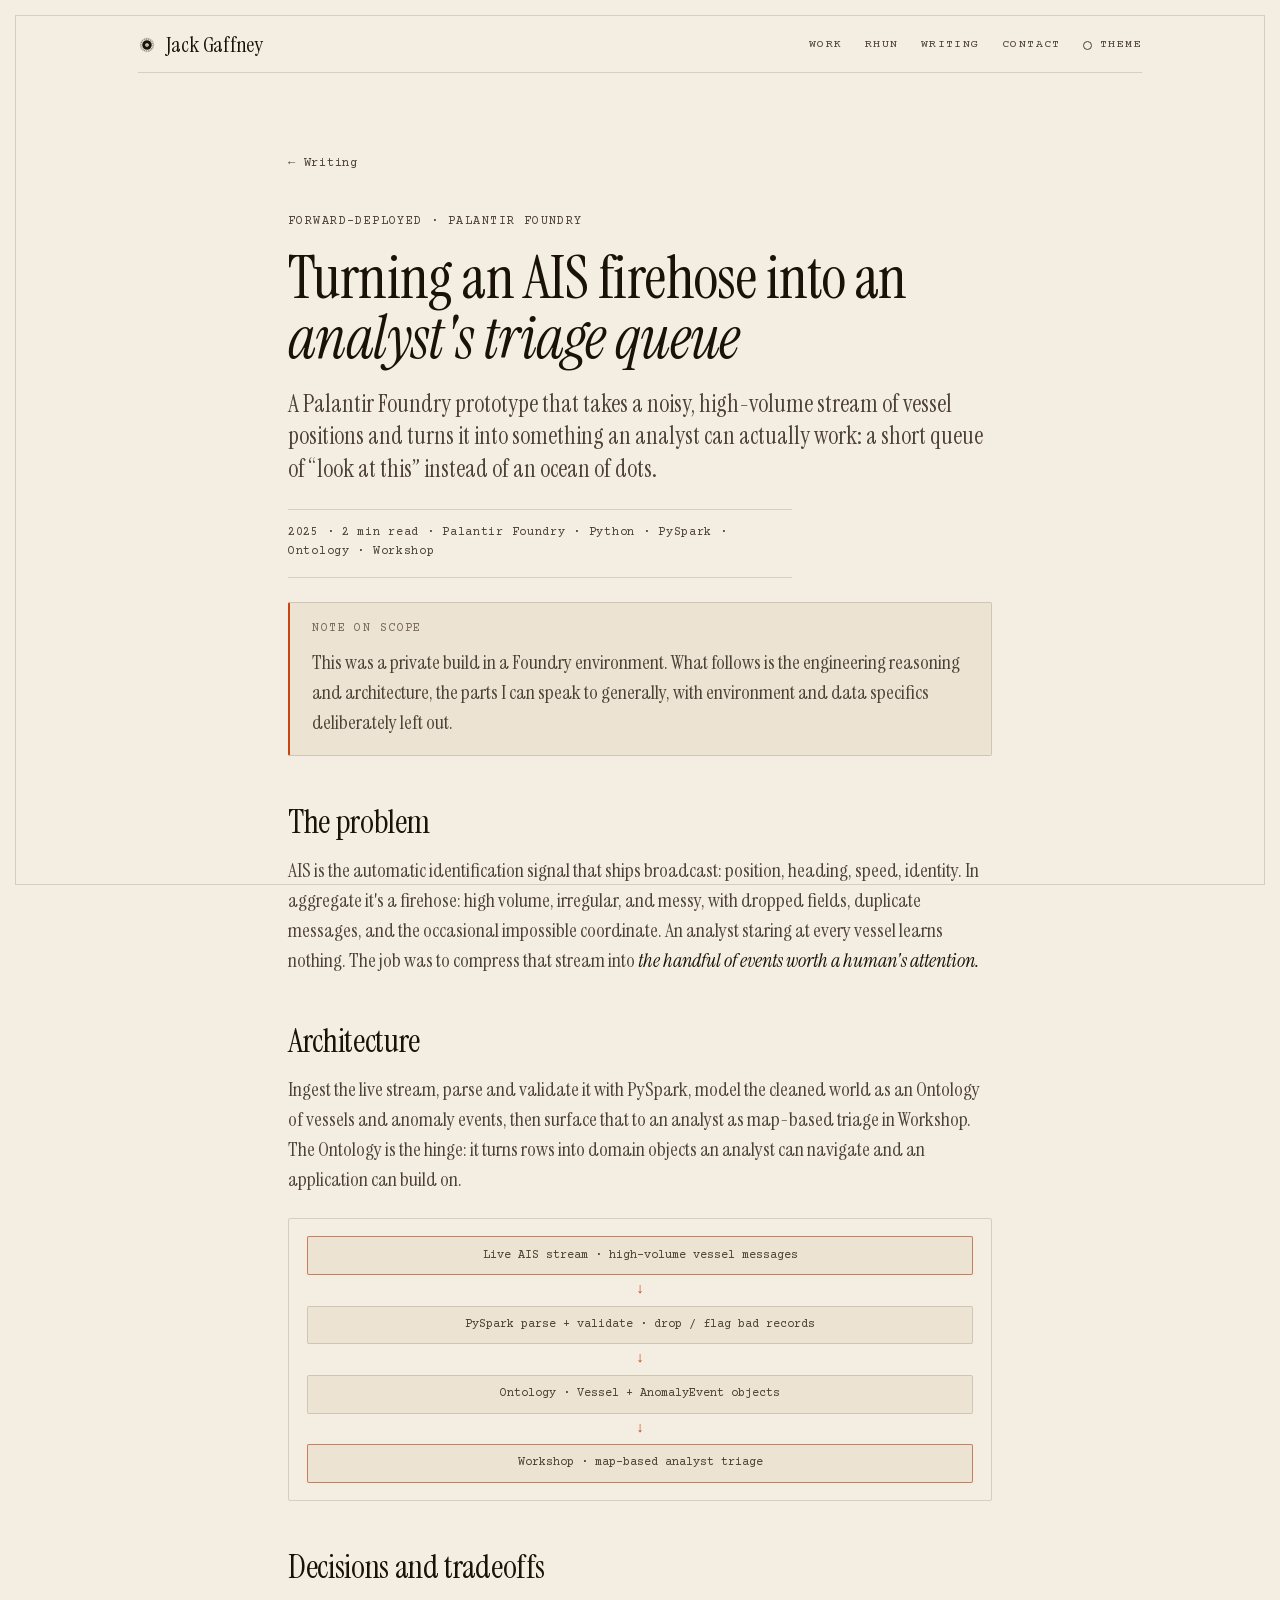
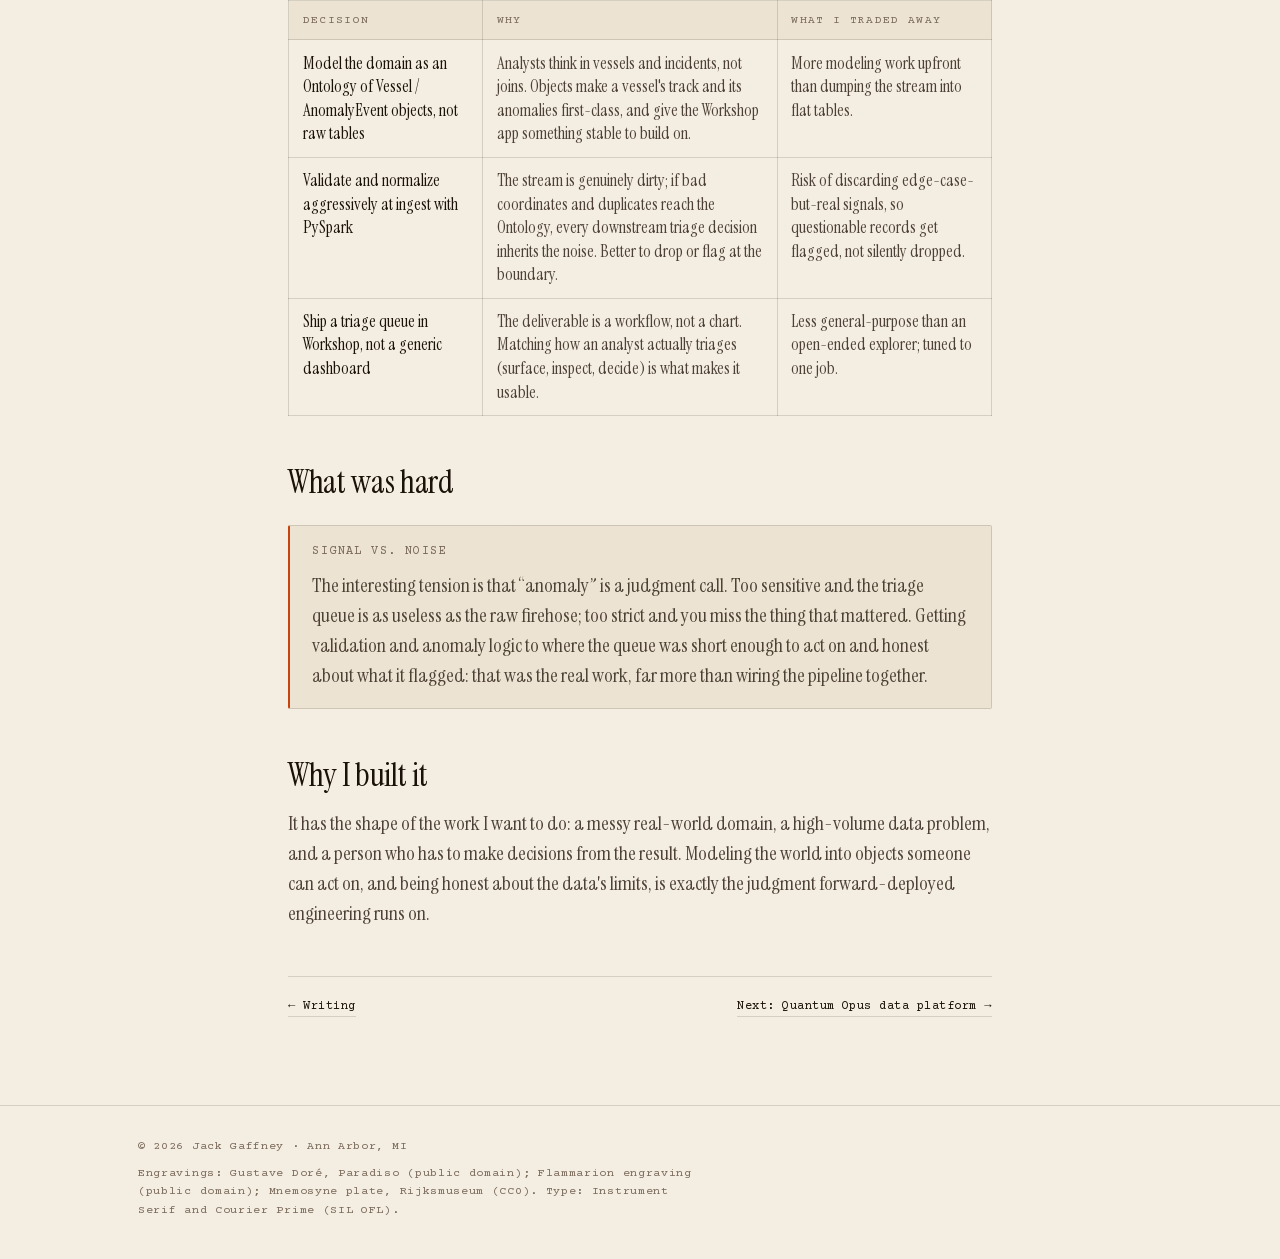
<file: writing/maritime/index.html>
<!doctype html>
<html lang="en">
<head>
<meta charset="utf-8">
<meta name="viewport" content="width=device-width, initial-scale=1">
<meta name="theme-color" media="(prefers-color-scheme: light)" content="#f4ede1">
<meta name="theme-color" media="(prefers-color-scheme: dark)" content="#121110">
<title>Turning an AIS firehose into an analyst's triage queue — Jack Gaffney</title>
<meta name="description" content="Case study: a Palantir Foundry maritime intelligence prototype. Modeling a high-volume AIS vessel stream into an Ontology and shipping a map-based analyst triage workflow in Workshop.">
<meta property="og:title" content="Turning an AIS firehose into an analyst's triage queue — Maritime Intelligence">
<meta property="og:description" content="Forward-deployed engineering reasoning: validating a noisy live vessel stream, modeling it as an Ontology of vessels and anomalies, and building triage analysts can trust.">
<meta property="og:type" content="article">
<meta property="og:url" content="https://jack-chaudier.github.io/writing/maritime/">
<meta property="og:image" content="https://jack-chaudier.github.io/og-image.png">
<meta property="og:image:width" content="1200">
<meta property="og:image:height" content="630">
<meta name="twitter:card" content="summary_large_image">
<meta name="twitter:site" content="@jackchaudier">
<meta http-equiv="Content-Security-Policy" content="default-src 'self'; base-uri 'self'; connect-src 'self'; font-src 'self'; img-src 'self' data:; object-src 'none'; script-src 'self' 'unsafe-inline'; style-src 'self' 'unsafe-inline'; form-action 'none'; frame-ancestors 'none';">
<link rel="canonical" href="https://jack-chaudier.github.io/writing/maritime/">
<link rel="icon" href="/favicon.ico" sizes="32x32">
<link rel="icon" href="/favicon.svg" type="image/svg+xml">
<link rel="apple-touch-icon" href="/apple-touch-icon.png">
<link rel="manifest" href="/manifest.webmanifest">
<link rel="preload" href="/fonts/instrument-serif-latin.woff2" as="font" type="font/woff2" crossorigin>
<link rel="preload" href="/fonts/instrument-serif-italic-latin.woff2" as="font" type="font/woff2" crossorigin>
<link rel="preload" href="/fonts/courier-prime-latin.woff2" as="font" type="font/woff2" crossorigin>
<link rel="stylesheet" href="/style.css">
<script>(function(){var r=document.documentElement;r.classList.add("js");var t=null;try{t=localStorage.getItem("jg-theme")}catch(e){}r.setAttribute("data-theme",t||(window.matchMedia("(prefers-color-scheme: dark)").matches?"dark":"light"))})();</script>
</head>
<body>
<a class="skip-link" href="#main">Skip to content</a>
<div class="frame" aria-hidden="true"></div>
<header class="site-head"><nav class="topnav" aria-label="Primary">
  <a class="wordmark" href="/"><span class="mark" aria-hidden="true"><svg xmlns="http://www.w3.org/2000/svg" viewBox="0 0 64 64" width="64" height="64" fill="none" stroke="currentColor" aria-hidden="true" focusable="false"><circle cx="32" cy="32" r="11.75" stroke-width="10.5"/><circle cx="32" cy="32" r="2.2" fill="currentColor" stroke="none"/><circle cx="32" cy="32" r="21" stroke-width="2.4" stroke-linecap="round" stroke-dasharray="0 6.597" transform="rotate(-90 32 32)"/><circle cx="32" cy="32" r="24" stroke-width="1.2" stroke-linecap="round" stroke-dasharray="0 5.027" transform="rotate(-90 32 32)"/></svg></span><span>Jack Gaffney</span></a>
  <div class="topnav-links mono"><a href="/#work">Work</a><a href="/rhun/">Rhun</a><a href="/writing/">Writing</a><a href="/#contact">Contact</a>
  <button class="theme-toggle" id="themeToggle" type="button" aria-label="Toggle color theme" aria-pressed="false">theme</button></div>
</nav></header>
<main class="shell case" id="main">
<a class="case-back mono" href="/writing/">← Writing</a>
<p class="case-kicker mono">Forward-deployed · Palantir Foundry</p>
<h1>Turning an AIS firehose into an <em>analyst's triage queue</em></h1>
<p class="dek">A Palantir Foundry prototype that takes a noisy, high-volume stream of vessel positions and turns it into something an analyst can actually work: a short queue of “look at this” instead of an ocean of dots.</p>
<p class="case-meta mono">2025 · 2 min read · Palantir Foundry · Python · PySpark · Ontology · Workshop</p>
<div class="case-callout"><span class="caps">Note on scope</span><p>This was a private build in a Foundry environment. What follows is the engineering reasoning and architecture, the parts I can speak to generally, with environment and data specifics deliberately left out.</p></div>

<h2>The problem</h2>
<p>AIS is the automatic identification signal that ships broadcast: position, heading, speed, identity. In aggregate it's a firehose: high volume, irregular, and messy, with dropped fields, duplicate messages, and the occasional impossible coordinate. An analyst staring at every vessel learns nothing. The job was to compress that stream into <strong>the handful of events worth a human's attention.</strong></p>

<h2>Architecture</h2>
<p>Ingest the live stream, parse and validate it with PySpark, model the cleaned world as an Ontology of vessels and anomaly events, then surface that to an analyst as map-based triage in Workshop. The Ontology is the hinge: it turns rows into domain objects an analyst can navigate and an application can build on.</p>
<figure class="architecture-diagram" aria-label="Maritime pipeline diagram">
  <div class="arch-node">Live AIS stream · high-volume vessel messages</div>
  <div class="arch-arrow" aria-hidden="true">↓</div>
  <div class="arch-node">PySpark parse + validate · drop / flag bad records</div>
  <div class="arch-arrow" aria-hidden="true">↓</div>
  <div class="arch-node">Ontology · Vessel + AnomalyEvent objects</div>
  <div class="arch-arrow" aria-hidden="true">↓</div>
  <div class="arch-node">Workshop · map-based analyst triage</div>
</figure>

<h2>Decisions and tradeoffs</h2>
<table class="case-table">
  <thead><tr><th>Decision</th><th>Why</th><th>What I traded away</th></tr></thead>
  <tbody>
    <tr><td>Model the domain as an Ontology of Vessel / AnomalyEvent objects, not raw tables</td><td>Analysts think in vessels and incidents, not joins. Objects make a vessel's track and its anomalies first-class, and give the Workshop app something stable to build on.</td><td>More modeling work upfront than dumping the stream into flat tables.</td></tr>
    <tr><td>Validate and normalize aggressively at ingest with PySpark</td><td>The stream is genuinely dirty; if bad coordinates and duplicates reach the Ontology, every downstream triage decision inherits the noise. Better to drop or flag at the boundary.</td><td>Risk of discarding edge-case-but-real signals, so questionable records get flagged, not silently dropped.</td></tr>
    <tr><td>Ship a triage queue in Workshop, not a generic dashboard</td><td>The deliverable is a workflow, not a chart. Matching how an analyst actually triages (surface, inspect, decide) is what makes it usable.</td><td>Less general-purpose than an open-ended explorer; tuned to one job.</td></tr>
  </tbody>
</table>

<h2>What was hard</h2>
<div class="case-callout"><span class="caps">Signal vs. noise</span><p>The interesting tension is that “anomaly” is a judgment call. Too sensitive and the triage queue is as useless as the raw firehose; too strict and you miss the thing that mattered. Getting validation and anomaly logic to where the queue was short enough to act on and honest about what it flagged: that was the real work, far more than wiring the pipeline together.</p></div>

<h2>Why I built it</h2>
<p>It has the shape of the work I want to do: a messy real-world domain, a high-volume data problem, and a person who has to make decisions from the result. Modeling the world into objects someone can act on, and being honest about the data's limits, is exactly the judgment forward-deployed engineering runs on.</p>

<nav class="case-nextprev mono" aria-label="Previous and next">
  <a href="/writing/">← Writing</a>
  <a href="/writing/quantum-opus/" rel="next">Next: Quantum Opus data platform →</a>
</nav>
</main>
<footer class="site-foot"><div class="shell"><p class="mono">© <span id="year"></span> Jack Gaffney · Ann Arbor, MI</p><p class="footer-credits mono">Engravings: Gustave Doré, Paradiso (public domain); Flammarion engraving (public domain); Mnemosyne plate, Rijksmuseum (CC0). Type: Instrument Serif and Courier Prime (SIL OFL).</p></div></footer>
<script src="/script.js" defer></script>
</body>
</html>
</file>
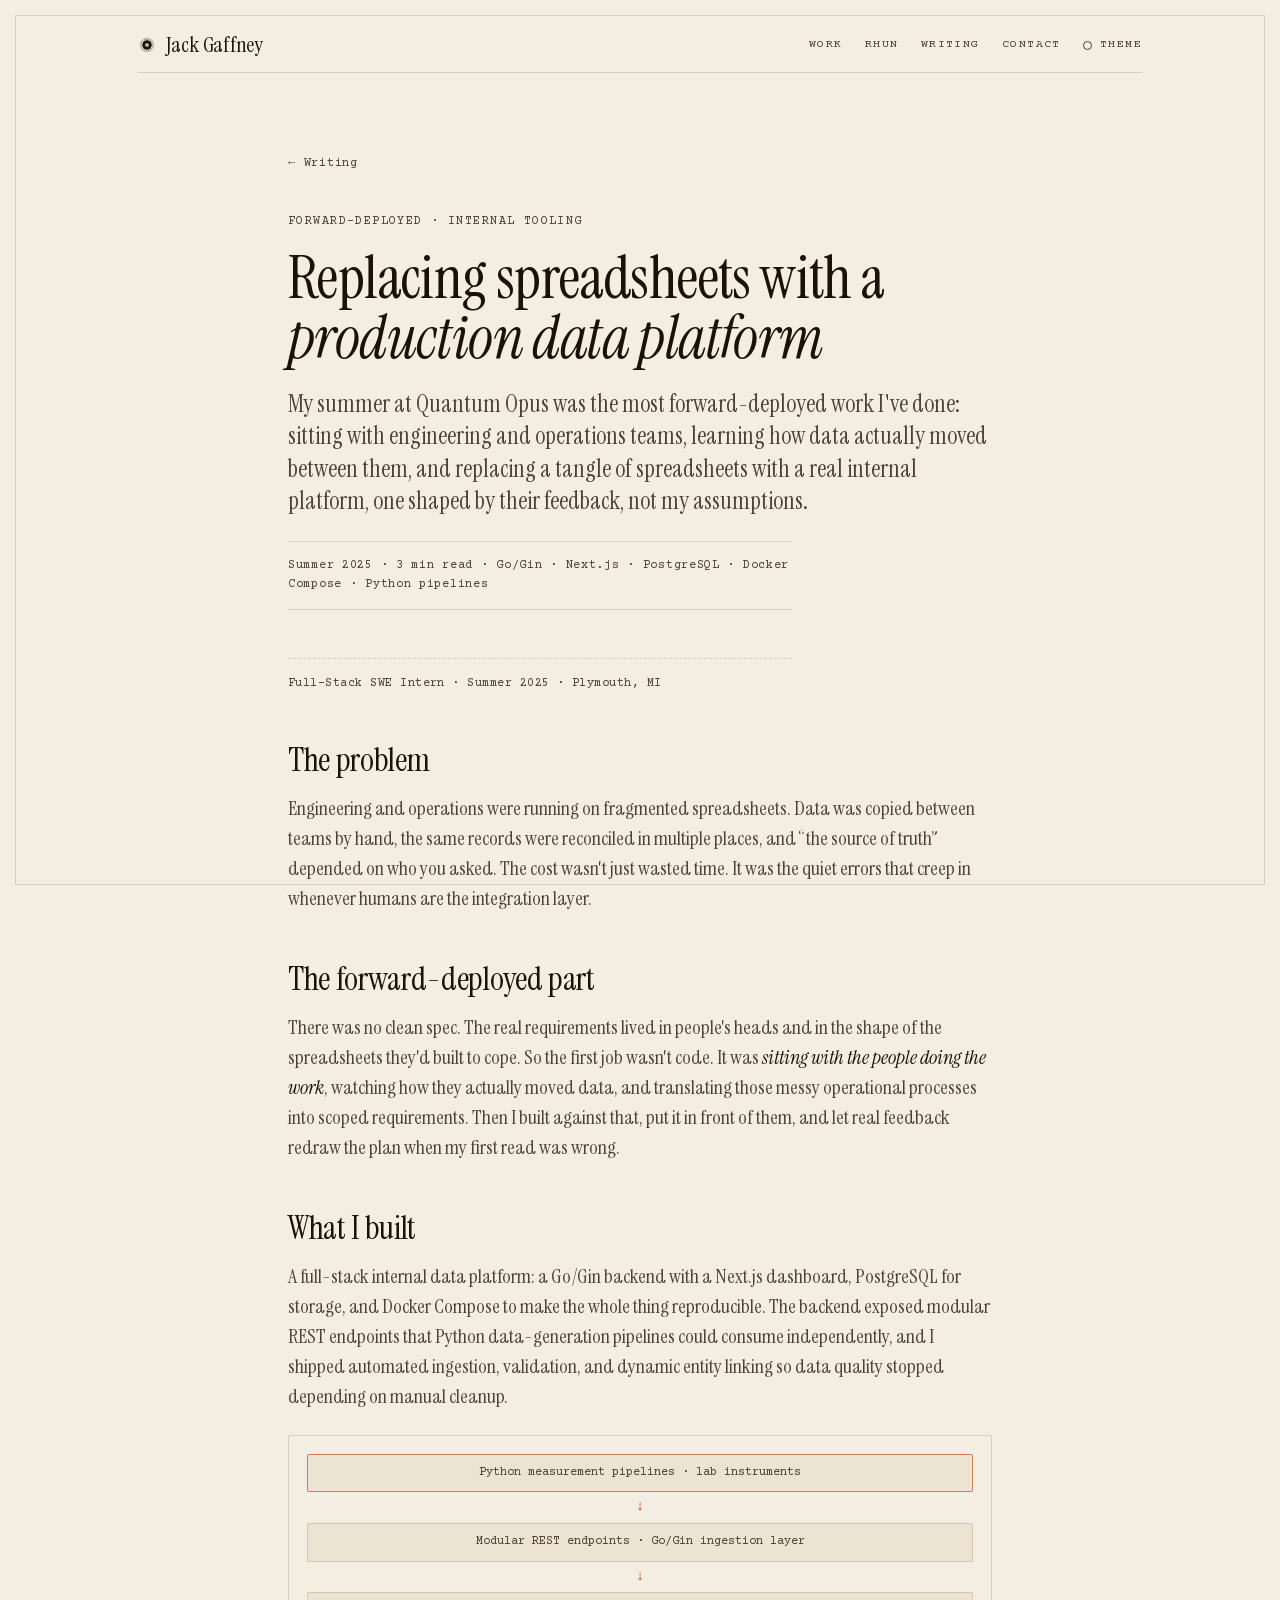
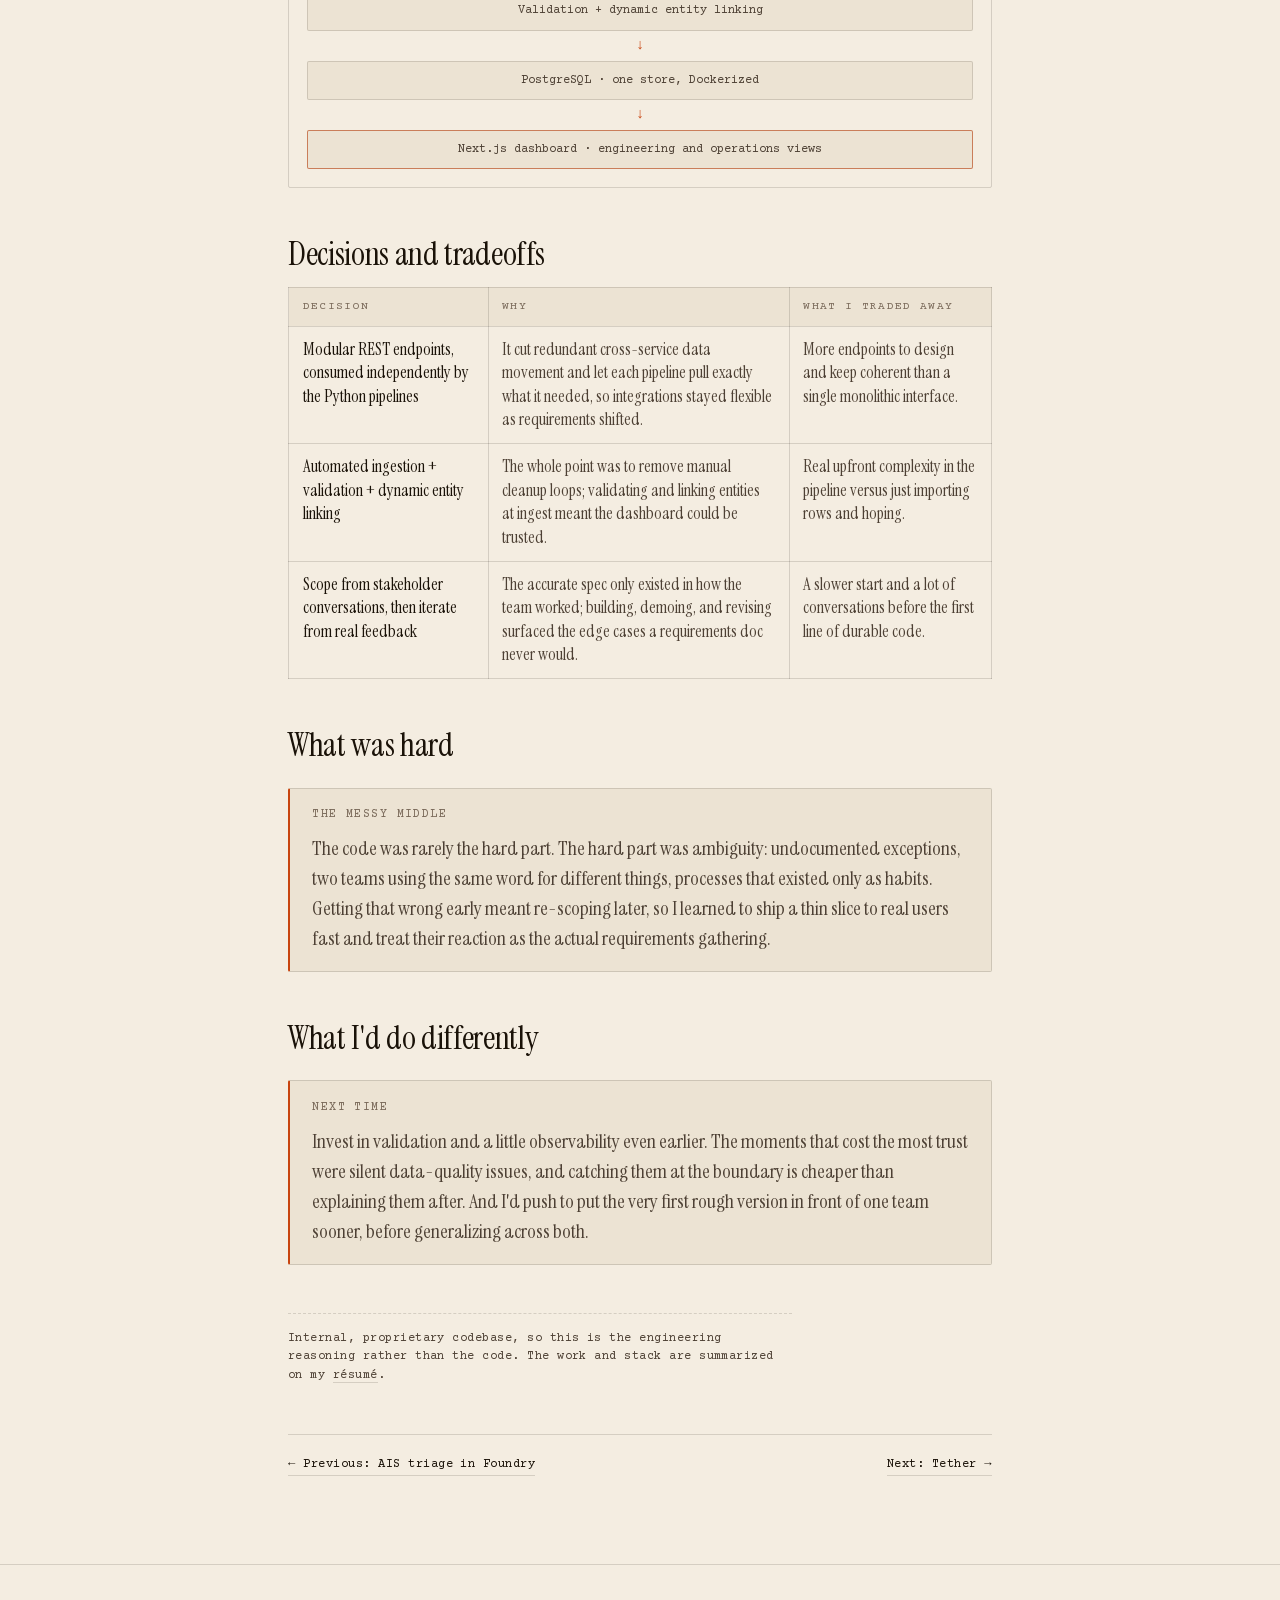
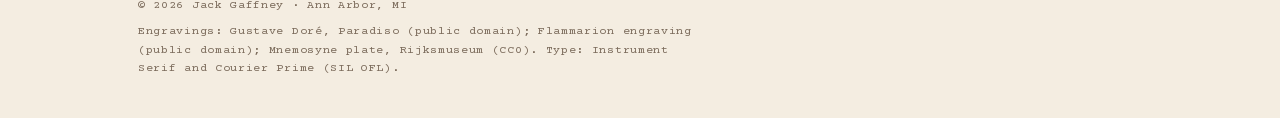
<file: writing/quantum-opus/index.html>
<!doctype html>
<html lang="en">
<head>
<meta charset="utf-8">
<meta name="viewport" content="width=device-width, initial-scale=1">
<meta name="theme-color" media="(prefers-color-scheme: light)" content="#f4ede1">
<meta name="theme-color" media="(prefers-color-scheme: dark)" content="#121110">
<title>Replacing spreadsheets with a production data platform — Jack Gaffney</title>
<meta name="description" content="Case study: embedding with engineering and operations teams at Quantum Opus to replace fragmented spreadsheet workflows with a production internal data platform. Go/Gin, Next.js, PostgreSQL, Docker.">
<meta property="og:title" content="Replacing spreadsheets with a production data platform — Quantum Opus">
<meta property="og:description" content="Forward-deployed internal tooling: mapping how teams actually moved data, then shipping ingestion, validation, entity-linking, and dashboards that fit them.">
<meta property="og:type" content="article">
<meta property="og:url" content="https://jack-chaudier.github.io/writing/quantum-opus/">
<meta property="og:image" content="https://jack-chaudier.github.io/og-image.png">
<meta property="og:image:width" content="1200">
<meta property="og:image:height" content="630">
<meta name="twitter:card" content="summary_large_image">
<meta name="twitter:site" content="@jackchaudier">
<meta http-equiv="Content-Security-Policy" content="default-src 'self'; base-uri 'self'; connect-src 'self'; font-src 'self'; img-src 'self' data:; object-src 'none'; script-src 'self' 'unsafe-inline'; style-src 'self' 'unsafe-inline'; form-action 'none'; frame-ancestors 'none';">
<link rel="canonical" href="https://jack-chaudier.github.io/writing/quantum-opus/">
<link rel="icon" href="/favicon.ico" sizes="32x32">
<link rel="icon" href="/favicon.svg" type="image/svg+xml">
<link rel="apple-touch-icon" href="/apple-touch-icon.png">
<link rel="manifest" href="/manifest.webmanifest">
<link rel="preload" href="/fonts/instrument-serif-latin.woff2" as="font" type="font/woff2" crossorigin>
<link rel="preload" href="/fonts/instrument-serif-italic-latin.woff2" as="font" type="font/woff2" crossorigin>
<link rel="preload" href="/fonts/courier-prime-latin.woff2" as="font" type="font/woff2" crossorigin>
<link rel="stylesheet" href="/style.css">
<script>(function(){var r=document.documentElement;r.classList.add("js");var t=null;try{t=localStorage.getItem("jg-theme")}catch(e){}r.setAttribute("data-theme",t||(window.matchMedia("(prefers-color-scheme: dark)").matches?"dark":"light"))})();</script>
</head>
<body>
<a class="skip-link" href="#main">Skip to content</a>
<div class="frame" aria-hidden="true"></div>
<header class="site-head"><nav class="topnav" aria-label="Primary">
  <a class="wordmark" href="/"><span class="mark" aria-hidden="true"><svg xmlns="http://www.w3.org/2000/svg" viewBox="0 0 64 64" width="64" height="64" fill="none" stroke="currentColor" aria-hidden="true" focusable="false"><circle cx="32" cy="32" r="11.75" stroke-width="10.5"/><circle cx="32" cy="32" r="2.2" fill="currentColor" stroke="none"/><circle cx="32" cy="32" r="21" stroke-width="2.4" stroke-linecap="round" stroke-dasharray="0 6.597" transform="rotate(-90 32 32)"/><circle cx="32" cy="32" r="24" stroke-width="1.2" stroke-linecap="round" stroke-dasharray="0 5.027" transform="rotate(-90 32 32)"/></svg></span><span>Jack Gaffney</span></a>
  <div class="topnav-links mono"><a href="/#work">Work</a><a href="/rhun/">Rhun</a><a href="/writing/">Writing</a><a href="/#contact">Contact</a>
  <button class="theme-toggle" id="themeToggle" type="button" aria-label="Toggle color theme" aria-pressed="false">theme</button></div>
</nav></header>
<main class="shell case" id="main">
<a class="case-back mono" href="/writing/">← Writing</a>
<p class="case-kicker mono">Forward-deployed · internal tooling</p>
<h1>Replacing spreadsheets with a <em>production data platform</em></h1>
<p class="dek">My summer at Quantum Opus was the most forward-deployed work I've done: sitting with engineering and operations teams, learning how data actually moved between them, and replacing a tangle of spreadsheets with a real internal platform, one shaped by their feedback, not my assumptions.</p>
<p class="case-meta mono">Summer 2025 · 3 min read · Go/Gin · Next.js · PostgreSQL · Docker Compose · Python pipelines</p>
<p class="case-note">Full-Stack SWE Intern · Summer 2025 · Plymouth, MI</p>

<h2>The problem</h2>
<p>Engineering and operations were running on fragmented spreadsheets. Data was copied between teams by hand, the same records were reconciled in multiple places, and “the source of truth” depended on who you asked. The cost wasn't just wasted time. It was the quiet errors that creep in whenever humans are the integration layer.</p>

<h2>The forward-deployed part</h2>
<p>There was no clean spec. The real requirements lived in people's heads and in the shape of the spreadsheets they'd built to cope. So the first job wasn't code. It was <strong>sitting with the people doing the work</strong>, watching how they actually moved data, and translating those messy operational processes into scoped requirements. Then I built against that, put it in front of them, and let real feedback redraw the plan when my first read was wrong.</p>

<h2>What I built</h2>
<p>A full-stack internal data platform: a Go/Gin backend with a Next.js dashboard, PostgreSQL for storage, and Docker Compose to make the whole thing reproducible. The backend exposed modular REST endpoints that Python data-generation pipelines could consume independently, and I shipped automated ingestion, validation, and dynamic entity linking so data quality stopped depending on manual cleanup.</p>
<figure class="architecture-diagram" aria-label="Quantum Opus platform diagram">
  <div class="arch-node">Python measurement pipelines · lab instruments</div>
  <div class="arch-arrow" aria-hidden="true">↓</div>
  <div class="arch-node">Modular REST endpoints · Go/Gin ingestion layer</div>
  <div class="arch-arrow" aria-hidden="true">↓</div>
  <div class="arch-node">Validation + dynamic entity linking</div>
  <div class="arch-arrow" aria-hidden="true">↓</div>
  <div class="arch-node">PostgreSQL · one store, Dockerized</div>
  <div class="arch-arrow" aria-hidden="true">↓</div>
  <div class="arch-node">Next.js dashboard · engineering and operations views</div>
</figure>

<h2>Decisions and tradeoffs</h2>
<table class="case-table">
  <thead><tr><th>Decision</th><th>Why</th><th>What I traded away</th></tr></thead>
  <tbody>
    <tr><td>Modular REST endpoints, consumed independently by the Python pipelines</td><td>It cut redundant cross-service data movement and let each pipeline pull exactly what it needed, so integrations stayed flexible as requirements shifted.</td><td>More endpoints to design and keep coherent than a single monolithic interface.</td></tr>
    <tr><td>Automated ingestion + validation + dynamic entity linking</td><td>The whole point was to remove manual cleanup loops; validating and linking entities at ingest meant the dashboard could be trusted.</td><td>Real upfront complexity in the pipeline versus just importing rows and hoping.</td></tr>
    <tr><td>Scope from stakeholder conversations, then iterate from real feedback</td><td>The accurate spec only existed in how the team worked; building, demoing, and revising surfaced the edge cases a requirements doc never would.</td><td>A slower start and a lot of conversations before the first line of durable code.</td></tr>
  </tbody>
</table>

<h2>What was hard</h2>
<div class="case-callout"><span class="caps">The messy middle</span><p>The code was rarely the hard part. The hard part was ambiguity: undocumented exceptions, two teams using the same word for different things, processes that existed only as habits. Getting that wrong early meant re-scoping later, so I learned to ship a thin slice to real users fast and treat their reaction as the actual requirements gathering.</p></div>

<h2>What I'd do differently</h2>
<div class="case-callout"><span class="caps">Next time</span><p>Invest in validation and a little observability even earlier. The moments that cost the most trust were silent data-quality issues, and catching them at the boundary is cheaper than explaining them after. And I'd push to put the very first rough version in front of one team sooner, before generalizing across both.</p></div>

<p class="case-note">Internal, proprietary codebase, so this is the engineering reasoning rather than the code. The work and stack are summarized on my <a href="/jack_gaffney_resume.pdf">résumé</a>.</p>

<nav class="case-nextprev mono" aria-label="Previous and next">
  <a href="/writing/maritime/" rel="prev">← Previous: AIS triage in Foundry</a>
  <a href="/writing/tether/" rel="next">Next: Tether →</a>
</nav>
</main>
<footer class="site-foot"><div class="shell"><p class="mono">© <span id="year"></span> Jack Gaffney · Ann Arbor, MI</p><p class="footer-credits mono">Engravings: Gustave Doré, Paradiso (public domain); Flammarion engraving (public domain); Mnemosyne plate, Rijksmuseum (CC0). Type: Instrument Serif and Courier Prime (SIL OFL).</p></div></footer>
<script src="/script.js" defer></script>
</body>
</html>
</file>
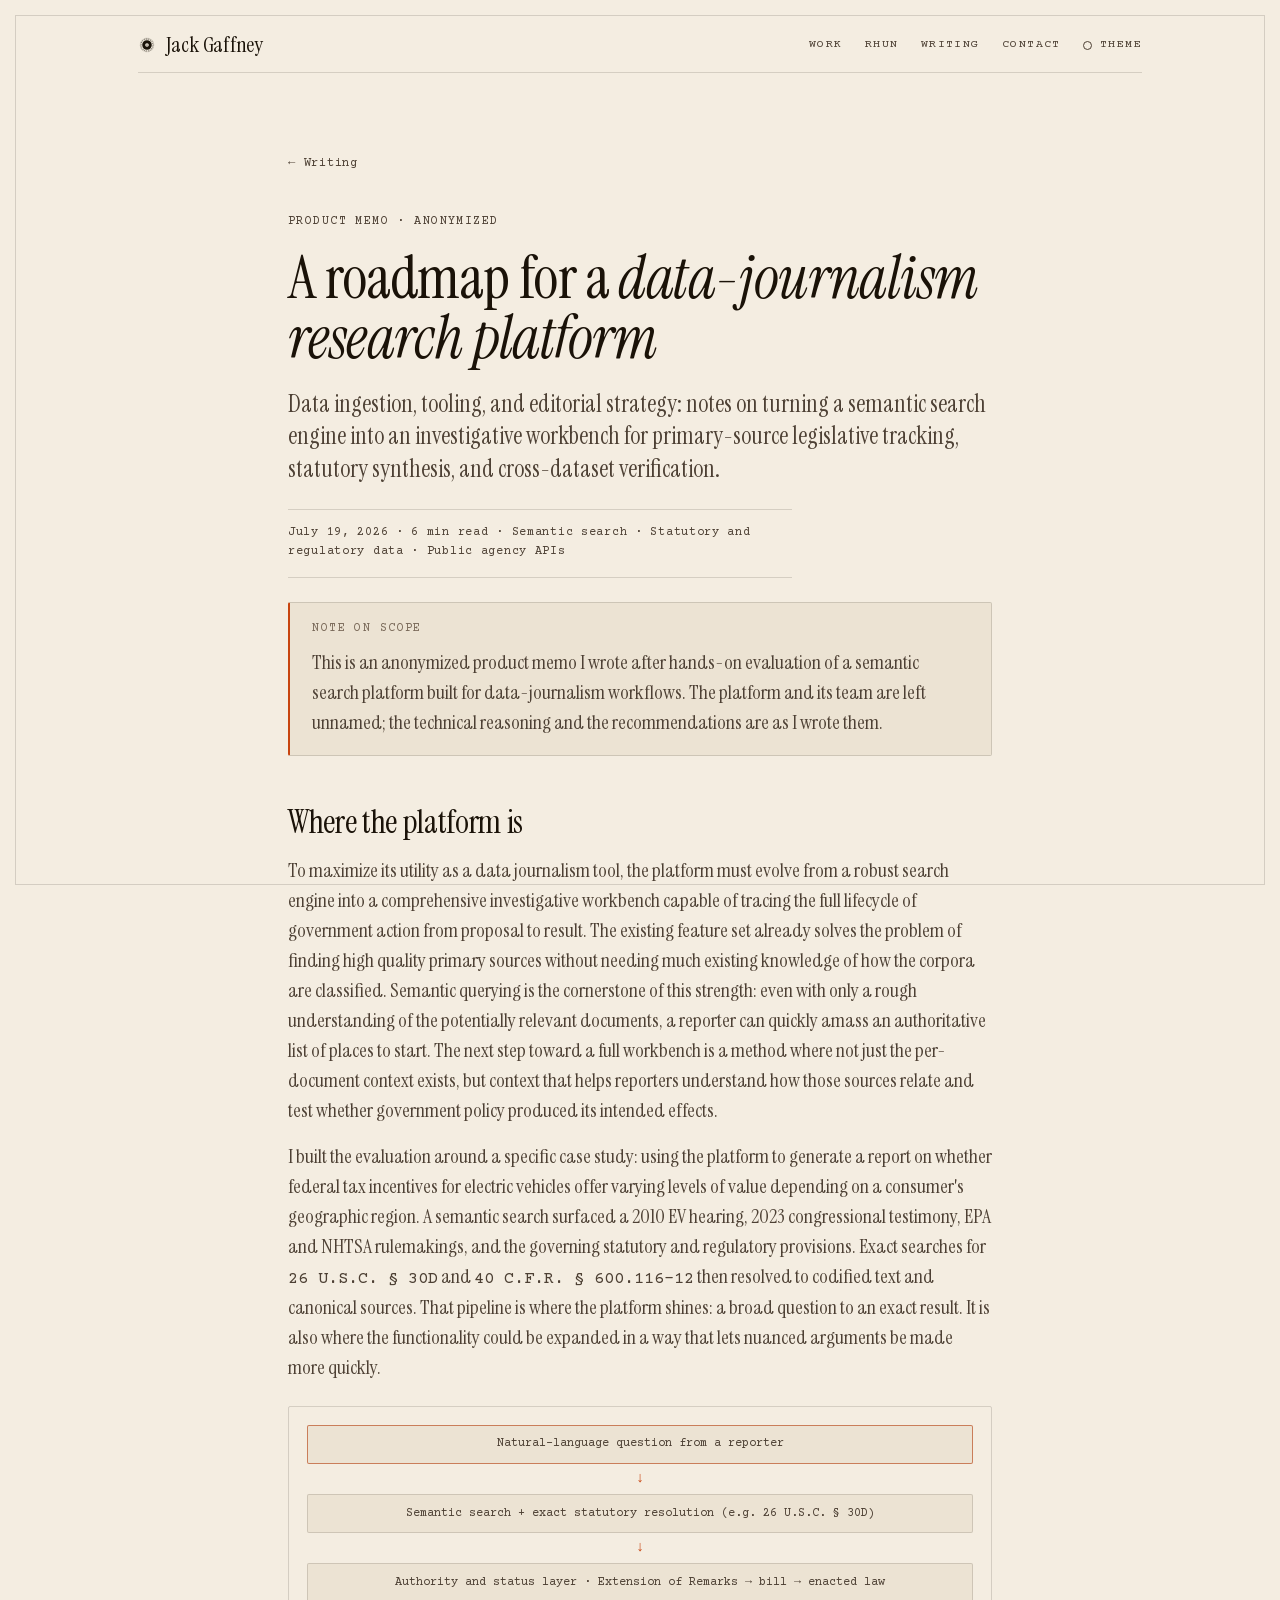
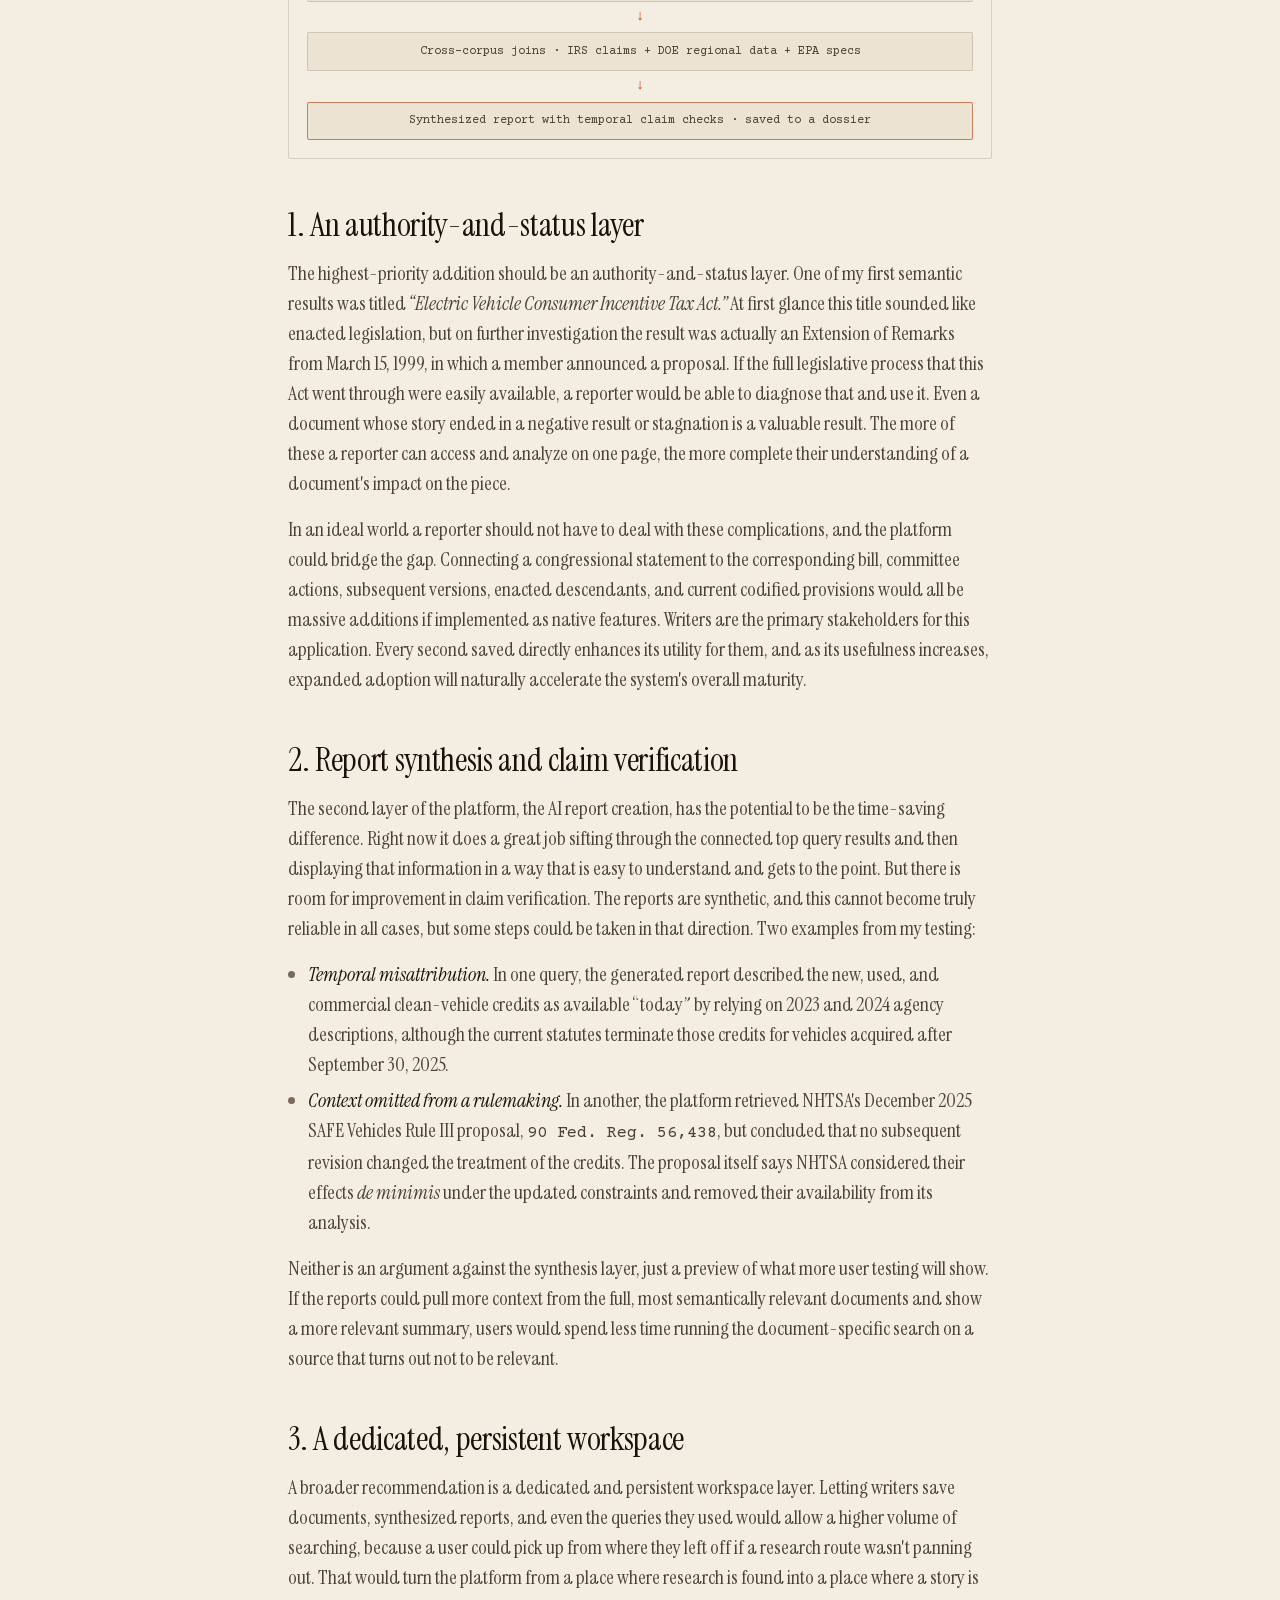
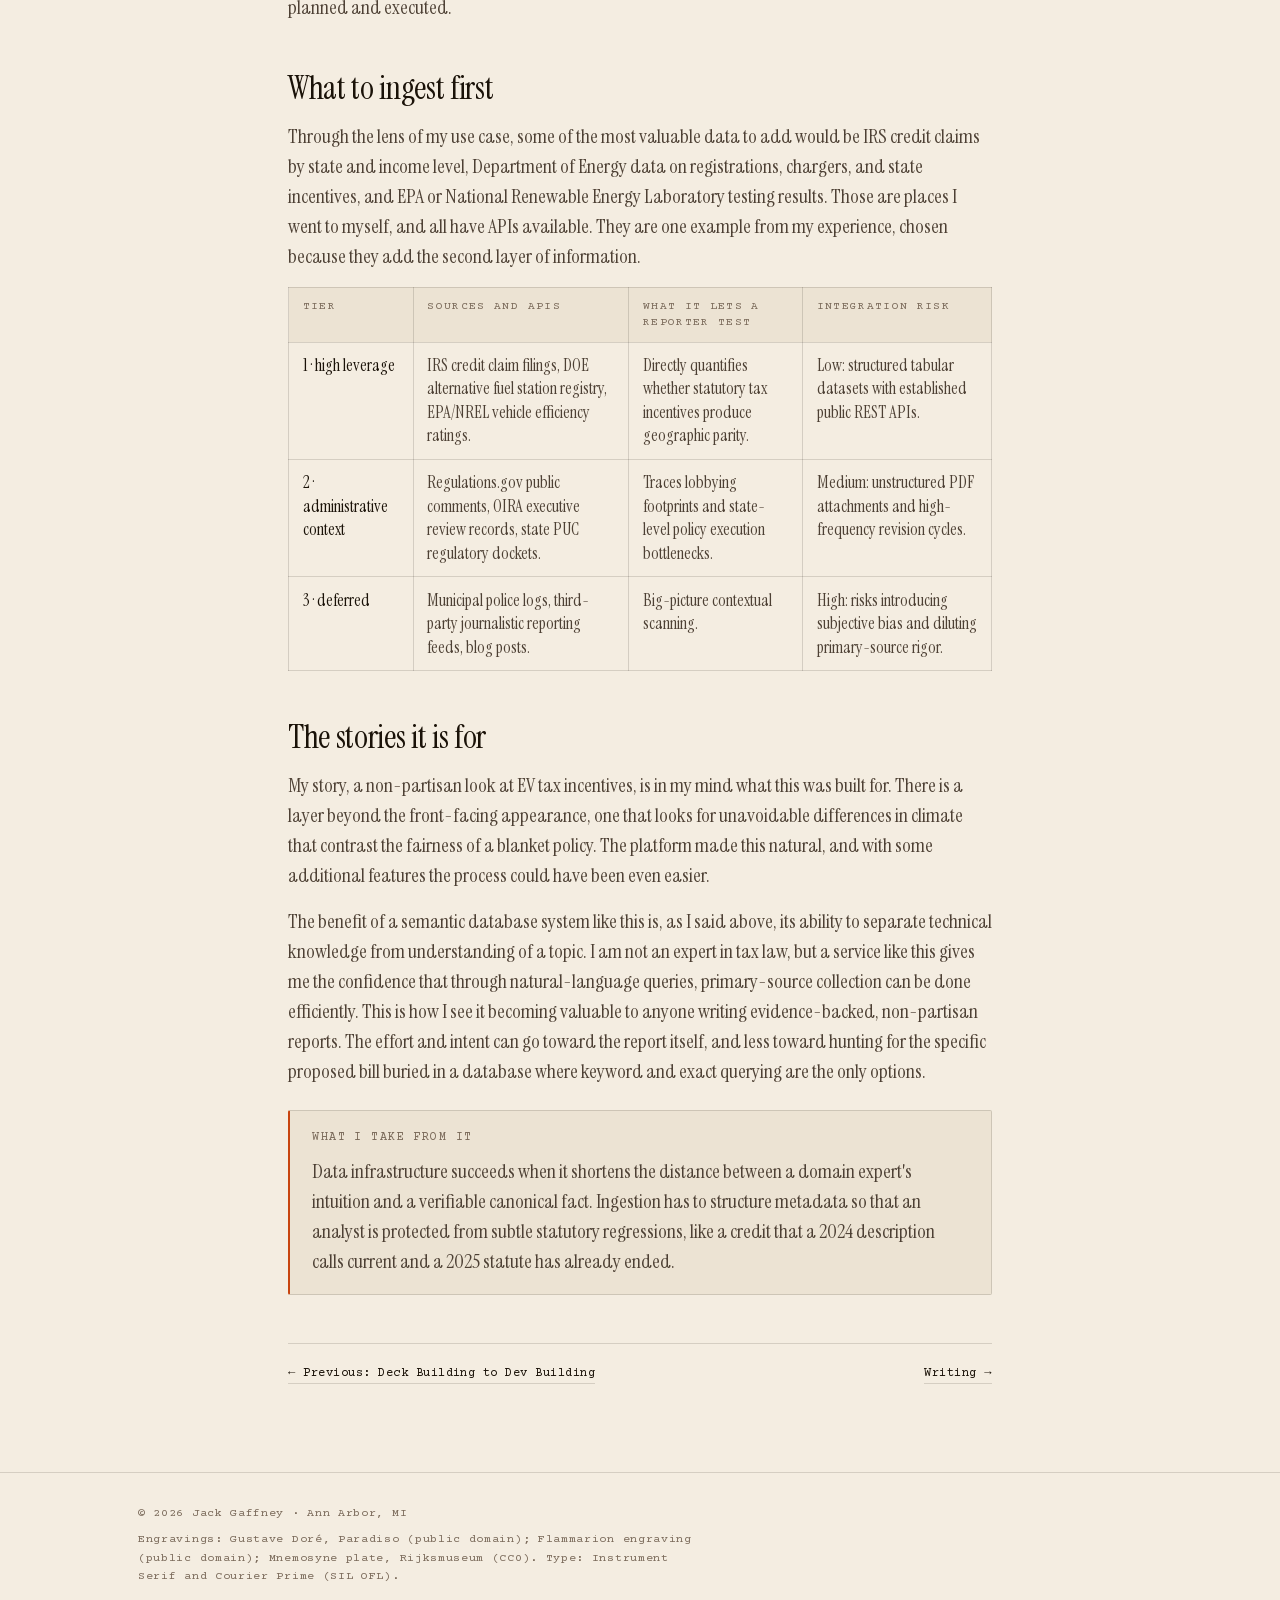
<file: writing/research-platform-memo/index.html>
<!doctype html>
<html lang="en">
<head>
<meta charset="utf-8">
<meta name="viewport" content="width=device-width, initial-scale=1">
<meta name="theme-color" media="(prefers-color-scheme: light)" content="#f4ede1">
<meta name="theme-color" media="(prefers-color-scheme: dark)" content="#121110">
<title>A roadmap for a data-journalism research platform — Jack Gaffney</title>
<meta name="description" content="Data ingestion, tooling, and editorial strategy: an anonymized product memo on turning a semantic search engine into an investigative workbench for data journalism.">
<meta property="og:title" content="A roadmap for a data-journalism research platform — Jack Gaffney">
<meta property="og:description" content="Data ingestion, tooling, and editorial strategy: an anonymized product memo on building an investigative workbench for data journalism.">
<meta property="og:type" content="article">
<meta property="og:url" content="https://jack-chaudier.github.io/writing/research-platform-memo/">
<meta property="og:image" content="https://jack-chaudier.github.io/og-image.png">
<meta property="og:image:width" content="1200">
<meta property="og:image:height" content="630">
<meta name="twitter:card" content="summary_large_image">
<meta name="twitter:site" content="@jackchaudier">
<meta http-equiv="Content-Security-Policy" content="default-src 'self'; base-uri 'self'; connect-src 'self'; font-src 'self'; img-src 'self' data:; object-src 'none'; script-src 'self' 'unsafe-inline'; style-src 'self' 'unsafe-inline'; form-action 'none'; frame-ancestors 'none';">
<link rel="canonical" href="https://jack-chaudier.github.io/writing/research-platform-memo/">
<link rel="icon" href="/favicon.ico" sizes="32x32">
<link rel="icon" href="/favicon.svg" type="image/svg+xml">
<link rel="apple-touch-icon" href="/apple-touch-icon.png">
<link rel="manifest" href="/manifest.webmanifest">
<link rel="preload" href="/fonts/instrument-serif-latin.woff2" as="font" type="font/woff2" crossorigin>
<link rel="preload" href="/fonts/instrument-serif-italic-latin.woff2" as="font" type="font/woff2" crossorigin>
<link rel="preload" href="/fonts/courier-prime-latin.woff2" as="font" type="font/woff2" crossorigin>
<link rel="stylesheet" href="/style.css">
<script>(function(){var r=document.documentElement;r.classList.add("js");var t=null;try{t=localStorage.getItem("jg-theme")}catch(e){}r.setAttribute("data-theme",t||(window.matchMedia("(prefers-color-scheme: dark)").matches?"dark":"light"))})();</script>
</head>
<body>
<a class="skip-link" href="#main">Skip to content</a>
<div class="frame" aria-hidden="true"></div>
<header class="site-head"><nav class="topnav" aria-label="Primary">
  <a class="wordmark" href="/"><span class="mark" aria-hidden="true"><svg xmlns="http://www.w3.org/2000/svg" viewBox="0 0 64 64" width="64" height="64" fill="none" stroke="currentColor" aria-hidden="true" focusable="false"><circle cx="32" cy="32" r="11.75" stroke-width="10.5"/><circle cx="32" cy="32" r="2.2" fill="currentColor" stroke="none"/><circle cx="32" cy="32" r="21" stroke-width="2.4" stroke-linecap="round" stroke-dasharray="0 6.597" transform="rotate(-90 32 32)"/><circle cx="32" cy="32" r="24" stroke-width="1.2" stroke-linecap="round" stroke-dasharray="0 5.027" transform="rotate(-90 32 32)"/></svg></span><span>Jack Gaffney</span></a>
  <div class="topnav-links mono"><a href="/#work">Work</a><a href="/rhun/">Rhun</a><a href="/writing/">Writing</a><a href="/#contact">Contact</a>
  <button class="theme-toggle" id="themeToggle" type="button" aria-label="Toggle color theme" aria-pressed="false">theme</button></div>
</nav></header>
<main class="shell case" id="main">
<a class="case-back mono" href="/writing/">← Writing</a>
<p class="case-kicker mono">Product memo · anonymized</p>
<h1>A roadmap for a <em>data-journalism research platform</em></h1>
<p class="dek">Data ingestion, tooling, and editorial strategy: notes on turning a semantic search engine into an investigative workbench for primary-source legislative tracking, statutory synthesis, and cross-dataset verification.</p>
<p class="case-meta mono">July 19, 2026 · 6 min read · Semantic search · Statutory and regulatory data · Public agency APIs</p>
<div class="case-callout"><span class="caps">Note on scope</span><p>This is an anonymized product memo I wrote after hands-on evaluation of a semantic search platform built for data-journalism workflows. The platform and its team are left unnamed; the technical reasoning and the recommendations are as I wrote them.</p></div>

<h2>Where the platform is</h2>
<p>To maximize its utility as a data journalism tool, the platform must evolve from a robust search engine into a comprehensive investigative workbench capable of tracing the full lifecycle of government action from proposal to result. The existing feature set already solves the problem of finding high quality primary sources without needing much existing knowledge of how the corpora are classified. Semantic querying is the cornerstone of this strength: even with only a rough understanding of the potentially relevant documents, a reporter can quickly amass an authoritative list of places to start. The next step toward a full workbench is a method where not just the per-document context exists, but context that helps reporters understand how those sources relate and test whether government policy produced its intended effects.</p>

<p>I built the evaluation around a specific case study: using the platform to generate a report on whether federal tax incentives for electric vehicles offer varying levels of value depending on a consumer's geographic region. A semantic search surfaced a 2010 EV hearing, 2023 congressional testimony, EPA and NHTSA rulemakings, and the governing statutory and regulatory provisions. Exact searches for <code>26 U.S.C. § 30D</code> and <code>40 C.F.R. § 600.116-12</code> then resolved to codified text and canonical sources. That pipeline is where the platform shines: a broad question to an exact result. It is also where the functionality could be expanded in a way that lets nuanced arguments be made more quickly.</p>

<figure class="architecture-diagram" aria-label="Investigation lifecycle pipeline">
  <div class="arch-node">Natural-language question from a reporter</div>
  <div class="arch-arrow" aria-hidden="true">↓</div>
  <div class="arch-node">Semantic search + exact statutory resolution (e.g. 26 U.S.C. § 30D)</div>
  <div class="arch-arrow" aria-hidden="true">↓</div>
  <div class="arch-node">Authority and status layer · Extension of Remarks → bill → enacted law</div>
  <div class="arch-arrow" aria-hidden="true">↓</div>
  <div class="arch-node">Cross-corpus joins · IRS claims + DOE regional data + EPA specs</div>
  <div class="arch-arrow" aria-hidden="true">↓</div>
  <div class="arch-node">Synthesized report with temporal claim checks · saved to a dossier</div>
</figure>

<h2>1. An authority-and-status layer</h2>
<p>The highest-priority addition should be an authority-and-status layer. One of my first semantic results was titled <em>“Electric Vehicle Consumer Incentive Tax Act.”</em> At first glance this title sounded like enacted legislation, but on further investigation the result was actually an Extension of Remarks from March 15, 1999, in which a member announced a proposal. If the full legislative process that this Act went through were easily available, a reporter would be able to diagnose that and use it. Even a document whose story ended in a negative result or stagnation is a valuable result. The more of these a reporter can access and analyze on one page, the more complete their understanding of a document's impact on the piece.</p>
<p>In an ideal world a reporter should not have to deal with these complications, and the platform could bridge the gap. Connecting a congressional statement to the corresponding bill, committee actions, subsequent versions, enacted descendants, and current codified provisions would all be massive additions if implemented as native features. Writers are the primary stakeholders for this application. Every second saved directly enhances its utility for them, and as its usefulness increases, expanded adoption will naturally accelerate the system's overall maturity.</p>

<h2>2. Report synthesis and claim verification</h2>
<p>The second layer of the platform, the AI report creation, has the potential to be the time-saving difference. Right now it does a great job sifting through the connected top query results and then displaying that information in a way that is easy to understand and gets to the point. But there is room for improvement in claim verification. The reports are synthetic, and this cannot become truly reliable in all cases, but some steps could be taken in that direction. Two examples from my testing:</p>
<ul>
  <li><strong>Temporal misattribution.</strong> In one query, the generated report described the new, used, and commercial clean-vehicle credits as available “today” by relying on 2023 and 2024 agency descriptions, although the current statutes terminate those credits for vehicles acquired after September 30, 2025.</li>
  <li><strong>Context omitted from a rulemaking.</strong> In another, the platform retrieved NHTSA's December 2025 SAFE Vehicles Rule III proposal, <code>90 Fed. Reg. 56,438</code>, but concluded that no subsequent revision changed the treatment of the credits. The proposal itself says NHTSA considered their effects <em>de minimis</em> under the updated constraints and removed their availability from its analysis.</li>
</ul>
<p>Neither is an argument against the synthesis layer, just a preview of what more user testing will show. If the reports could pull more context from the full, most semantically relevant documents and show a more relevant summary, users would spend less time running the document-specific search on a source that turns out not to be relevant.</p>

<h2>3. A dedicated, persistent workspace</h2>
<p>A broader recommendation is a dedicated and persistent workspace layer. Letting writers save documents, synthesized reports, and even the queries they used would allow a higher volume of searching, because a user could pick up from where they left off if a research route wasn't panning out. That would turn the platform from a place where research is found into a place where a story is planned and executed.</p>

<h2>What to ingest first</h2>
<p>Through the lens of my use case, some of the most valuable data to add would be IRS credit claims by state and income level, Department of Energy data on registrations, chargers, and state incentives, and EPA or National Renewable Energy Laboratory testing results. Those are places I went to myself, and all have APIs available. They are one example from my experience, chosen because they add the second layer of information.</p>
<table class="case-table">
  <thead><tr><th>Tier</th><th>Sources and APIs</th><th>What it lets a reporter test</th><th>Integration risk</th></tr></thead>
  <tbody>
    <tr><td>1 · high leverage</td><td>IRS credit claim filings, DOE alternative fuel station registry, EPA/NREL vehicle efficiency ratings.</td><td>Directly quantifies whether statutory tax incentives produce geographic parity.</td><td>Low: structured tabular datasets with established public REST APIs.</td></tr>
    <tr><td>2 · administrative context</td><td>Regulations.gov public comments, OIRA executive review records, state PUC regulatory dockets.</td><td>Traces lobbying footprints and state-level policy execution bottlenecks.</td><td>Medium: unstructured PDF attachments and high-frequency revision cycles.</td></tr>
    <tr><td>3 · deferred</td><td>Municipal police logs, third-party journalistic reporting feeds, blog posts.</td><td>Big-picture contextual scanning.</td><td>High: risks introducing subjective bias and diluting primary-source rigor.</td></tr>
  </tbody>
</table>

<h2>The stories it is for</h2>
<p>My story, a non-partisan look at EV tax incentives, is in my mind what this was built for. There is a layer beyond the front-facing appearance, one that looks for unavoidable differences in climate that contrast the fairness of a blanket policy. The platform made this natural, and with some additional features the process could have been even easier.</p>
<p>The benefit of a semantic database system like this is, as I said above, its ability to separate technical knowledge from understanding of a topic. I am not an expert in tax law, but a service like this gives me the confidence that through natural-language queries, primary-source collection can be done efficiently. This is how I see it becoming valuable to anyone writing evidence-backed, non-partisan reports. The effort and intent can go toward the report itself, and less toward hunting for the specific proposed bill buried in a database where keyword and exact querying are the only options.</p>

<div class="case-callout"><span class="caps">What I take from it</span><p>Data infrastructure succeeds when it shortens the distance between a domain expert's intuition and a verifiable canonical fact. Ingestion has to structure metadata so that an analyst is protected from subtle statutory regressions, like a credit that a 2024 description calls current and a 2025 statute has already ended.</p></div>

<nav class="case-nextprev mono" aria-label="Previous and next">
  <a href="/writing/deck-building/" rel="prev">← Previous: Deck Building to Dev Building</a>
  <a href="/writing/">Writing →</a>
</nav>
</main>
<footer class="site-foot"><div class="shell"><p class="mono">© <span id="year"></span> Jack Gaffney · Ann Arbor, MI</p><p class="footer-credits mono">Engravings: Gustave Doré, Paradiso (public domain); Flammarion engraving (public domain); Mnemosyne plate, Rijksmuseum (CC0). Type: Instrument Serif and Courier Prime (SIL OFL).</p></div></footer>
<script src="/script.js" defer></script>
</body>
</html>
</file>
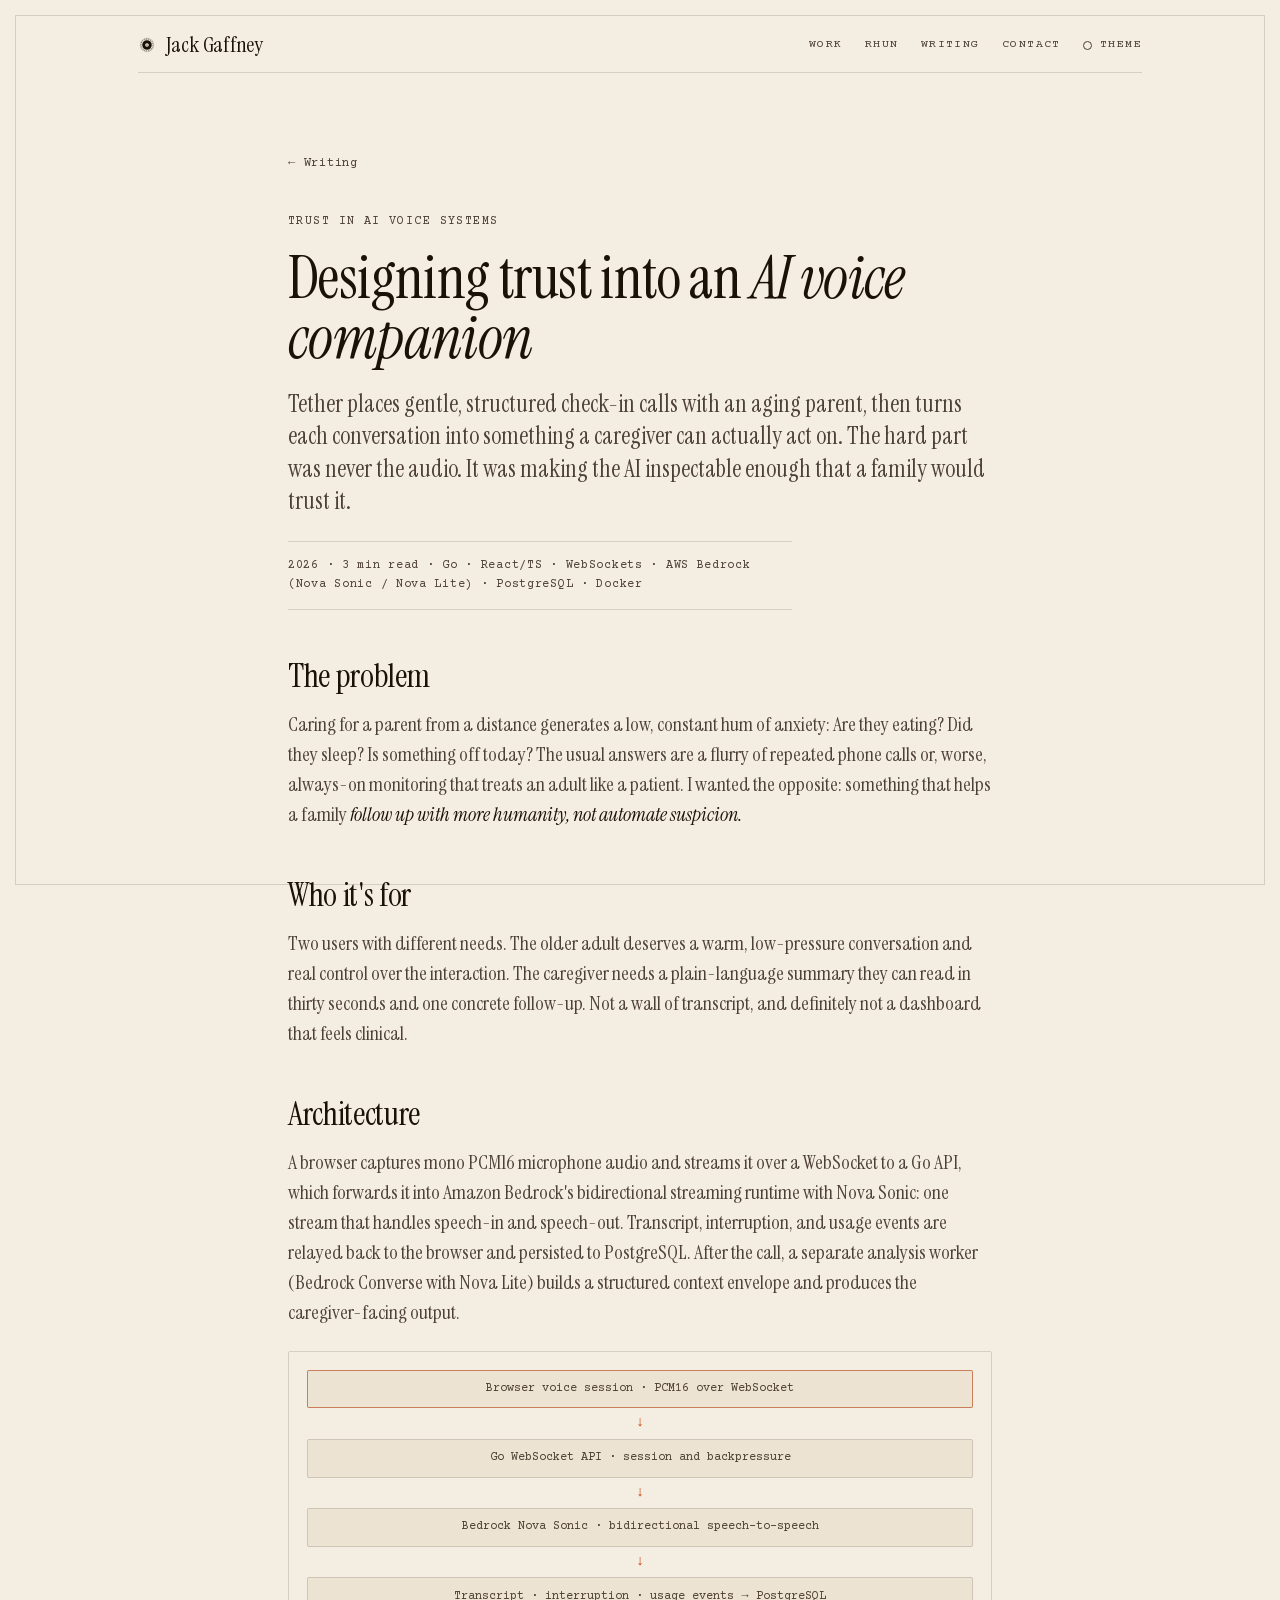
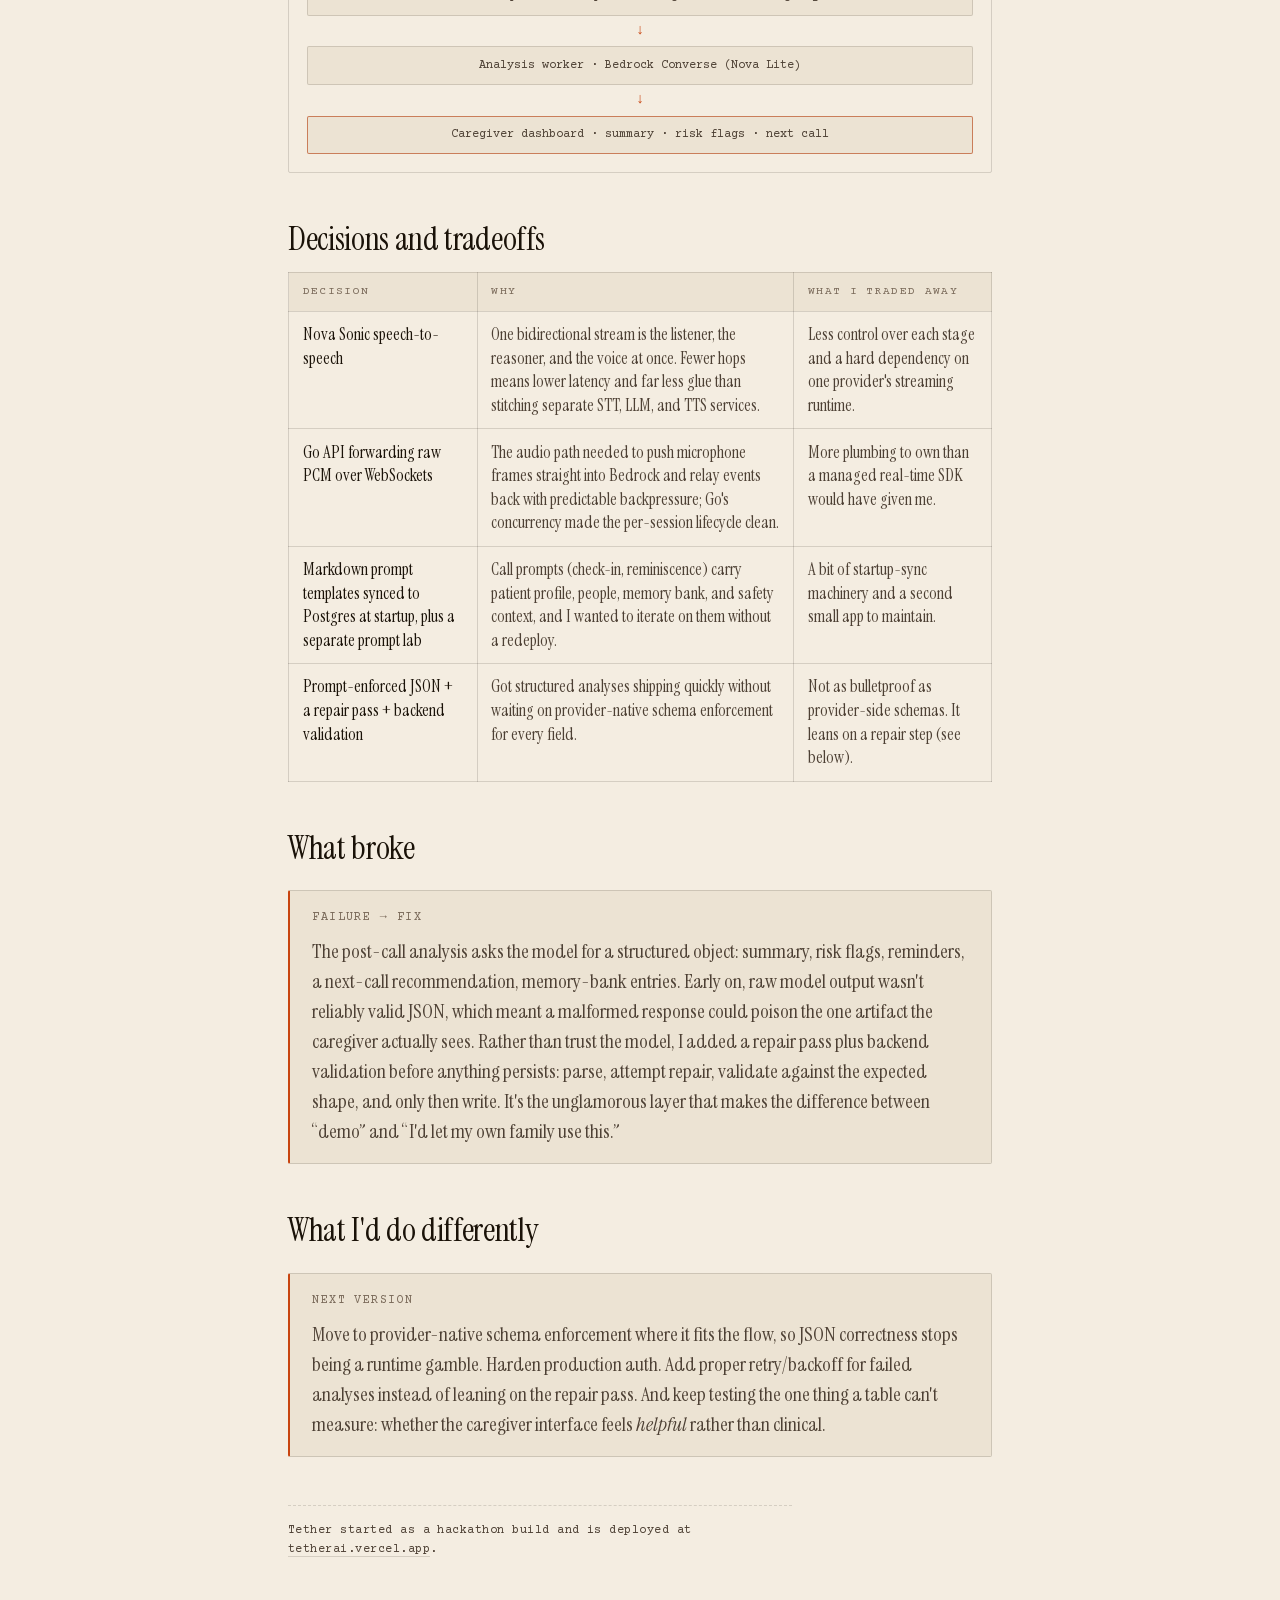
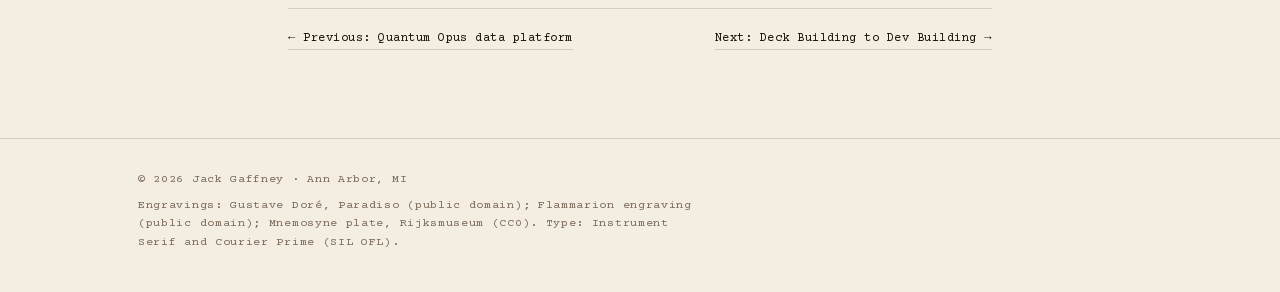
<file: writing/tether/index.html>
<!doctype html>
<html lang="en">
<head>
<meta charset="utf-8">
<meta name="viewport" content="width=device-width, initial-scale=1">
<meta name="theme-color" media="(prefers-color-scheme: light)" content="#f4ede1">
<meta name="theme-color" media="(prefers-color-scheme: dark)" content="#121110">
<title>Designing trust into an AI voice companion — Jack Gaffney</title>
<meta name="description" content="Case study: designing trust into Tether, a caregiver-controlled AI voice companion. Real-time audio over a Go WebSocket API into Amazon Nova Sonic, with reviewable AI summaries instead of black-box monitoring.">
<meta property="og:title" content="Designing trust into an AI voice companion — Tether">
<meta property="og:description" content="Real-time voice over a Go WebSocket API into Bedrock Nova Sonic, transcript-backed summaries, and the product decisions behind keeping AI inspectable.">
<meta property="og:type" content="article">
<meta property="og:url" content="https://jack-chaudier.github.io/writing/tether/">
<meta property="og:image" content="https://jack-chaudier.github.io/og-image.png">
<meta property="og:image:width" content="1200">
<meta property="og:image:height" content="630">
<meta name="twitter:card" content="summary_large_image">
<meta name="twitter:site" content="@jackchaudier">
<meta http-equiv="Content-Security-Policy" content="default-src 'self'; base-uri 'self'; connect-src 'self'; font-src 'self'; img-src 'self' data:; object-src 'none'; script-src 'self' 'unsafe-inline'; style-src 'self' 'unsafe-inline'; form-action 'none'; frame-ancestors 'none';">
<link rel="canonical" href="https://jack-chaudier.github.io/writing/tether/">
<link rel="icon" href="/favicon.ico" sizes="32x32">
<link rel="icon" href="/favicon.svg" type="image/svg+xml">
<link rel="apple-touch-icon" href="/apple-touch-icon.png">
<link rel="manifest" href="/manifest.webmanifest">
<link rel="preload" href="/fonts/instrument-serif-latin.woff2" as="font" type="font/woff2" crossorigin>
<link rel="preload" href="/fonts/instrument-serif-italic-latin.woff2" as="font" type="font/woff2" crossorigin>
<link rel="preload" href="/fonts/courier-prime-latin.woff2" as="font" type="font/woff2" crossorigin>
<link rel="stylesheet" href="/style.css">
<script>(function(){var r=document.documentElement;r.classList.add("js");var t=null;try{t=localStorage.getItem("jg-theme")}catch(e){}r.setAttribute("data-theme",t||(window.matchMedia("(prefers-color-scheme: dark)").matches?"dark":"light"))})();</script>
</head>
<body>
<a class="skip-link" href="#main">Skip to content</a>
<div class="frame" aria-hidden="true"></div>
<header class="site-head"><nav class="topnav" aria-label="Primary">
  <a class="wordmark" href="/"><span class="mark" aria-hidden="true"><svg xmlns="http://www.w3.org/2000/svg" viewBox="0 0 64 64" width="64" height="64" fill="none" stroke="currentColor" aria-hidden="true" focusable="false"><circle cx="32" cy="32" r="11.75" stroke-width="10.5"/><circle cx="32" cy="32" r="2.2" fill="currentColor" stroke="none"/><circle cx="32" cy="32" r="21" stroke-width="2.4" stroke-linecap="round" stroke-dasharray="0 6.597" transform="rotate(-90 32 32)"/><circle cx="32" cy="32" r="24" stroke-width="1.2" stroke-linecap="round" stroke-dasharray="0 5.027" transform="rotate(-90 32 32)"/></svg></span><span>Jack Gaffney</span></a>
  <div class="topnav-links mono"><a href="/#work">Work</a><a href="/rhun/">Rhun</a><a href="/writing/">Writing</a><a href="/#contact">Contact</a>
  <button class="theme-toggle" id="themeToggle" type="button" aria-label="Toggle color theme" aria-pressed="false">theme</button></div>
</nav></header>
<main class="shell case" id="main">
<a class="case-back mono" href="/writing/">← Writing</a>
<p class="case-kicker mono">Trust in AI voice systems</p>
<h1>Designing trust into an <em>AI voice companion</em></h1>
<p class="dek">Tether places gentle, structured check-in calls with an aging parent, then turns each conversation into something a caregiver can actually act on. The hard part was never the audio. It was making the AI inspectable enough that a family would trust it.</p>
<p class="case-meta mono">2026 · 3 min read · Go · React/TS · WebSockets · AWS Bedrock (Nova Sonic / Nova Lite) · PostgreSQL · Docker</p>
<h2>The problem</h2>
<p>Caring for a parent from a distance generates a low, constant hum of anxiety: Are they eating? Did they sleep? Is something off today? The usual answers are a flurry of repeated phone calls or, worse, always-on monitoring that treats an adult like a patient. I wanted the opposite: something that helps a family <strong>follow up with more humanity, not automate suspicion.</strong></p>

<h2>Who it's for</h2>
<p>Two users with different needs. The older adult deserves a warm, low-pressure conversation and real control over the interaction. The caregiver needs a plain-language summary they can read in thirty seconds and one concrete follow-up. Not a wall of transcript, and definitely not a dashboard that feels clinical.</p>

<h2>Architecture</h2>
<p>A browser captures mono PCM16 microphone audio and streams it over a WebSocket to a Go API, which forwards it into Amazon Bedrock's bidirectional streaming runtime with Nova Sonic: one stream that handles speech-in and speech-out. Transcript, interruption, and usage events are relayed back to the browser and persisted to PostgreSQL. After the call, a separate analysis worker (Bedrock Converse with Nova Lite) builds a structured context envelope and produces the caregiver-facing output.</p>
<figure class="architecture-diagram" aria-label="Tether architecture diagram">
  <div class="arch-node">Browser voice session · PCM16 over WebSocket</div>
  <div class="arch-arrow" aria-hidden="true">↓</div>
  <div class="arch-node">Go WebSocket API · session and backpressure</div>
  <div class="arch-arrow" aria-hidden="true">↓</div>
  <div class="arch-node">Bedrock Nova Sonic · bidirectional speech-to-speech</div>
  <div class="arch-arrow" aria-hidden="true">↓</div>
  <div class="arch-node">Transcript · interruption · usage events → PostgreSQL</div>
  <div class="arch-arrow" aria-hidden="true">↓</div>
  <div class="arch-node">Analysis worker · Bedrock Converse (Nova Lite)</div>
  <div class="arch-arrow" aria-hidden="true">↓</div>
  <div class="arch-node">Caregiver dashboard · summary · risk flags · next call</div>
</figure>

<h2>Decisions and tradeoffs</h2>
<table class="case-table">
  <thead><tr><th>Decision</th><th>Why</th><th>What I traded away</th></tr></thead>
  <tbody>
    <tr><td>Nova Sonic speech-to-speech</td><td>One bidirectional stream is the listener, the reasoner, and the voice at once. Fewer hops means lower latency and far less glue than stitching separate STT, LLM, and TTS services.</td><td>Less control over each stage and a hard dependency on one provider's streaming runtime.</td></tr>
    <tr><td>Go API forwarding raw PCM over WebSockets</td><td>The audio path needed to push microphone frames straight into Bedrock and relay events back with predictable backpressure; Go's concurrency made the per-session lifecycle clean.</td><td>More plumbing to own than a managed real-time SDK would have given me.</td></tr>
    <tr><td>Markdown prompt templates synced to Postgres at startup, plus a separate prompt lab</td><td>Call prompts (check-in, reminiscence) carry patient profile, people, memory bank, and safety context, and I wanted to iterate on them without a redeploy.</td><td>A bit of startup-sync machinery and a second small app to maintain.</td></tr>
    <tr><td>Prompt-enforced JSON + a repair pass + backend validation</td><td>Got structured analyses shipping quickly without waiting on provider-native schema enforcement for every field.</td><td>Not as bulletproof as provider-side schemas. It leans on a repair step (see below).</td></tr>
  </tbody>
</table>

<h2>What broke</h2>
<div class="case-callout"><span class="caps">Failure → fix</span><p>The post-call analysis asks the model for a structured object: summary, risk flags, reminders, a next-call recommendation, memory-bank entries. Early on, raw model output wasn't reliably valid JSON, which meant a malformed response could poison the one artifact the caregiver actually sees. Rather than trust the model, I added a repair pass plus backend validation before anything persists: parse, attempt repair, validate against the expected shape, and only then write. It's the unglamorous layer that makes the difference between “demo” and “I'd let my own family use this.”</p></div>

<h2>What I'd do differently</h2>
<div class="case-callout"><span class="caps">Next version</span><p>Move to provider-native schema enforcement where it fits the flow, so JSON correctness stops being a runtime gamble. Harden production auth. Add proper retry/backoff for failed analyses instead of leaning on the repair pass. And keep testing the one thing a table can't measure: whether the caregiver interface feels <em>helpful</em> rather than clinical.</p></div>

<p class="case-note">Tether started as a hackathon build and is deployed at <a href="https://tetherai.vercel.app/" rel="noopener noreferrer">tetherai.vercel.app</a>.</p>

<nav class="case-nextprev mono" aria-label="Previous and next">
  <a href="/writing/quantum-opus/" rel="prev">← Previous: Quantum Opus data platform</a>
  <a href="/writing/deck-building/" rel="next">Next: Deck Building to Dev Building →</a>
</nav>
</main>
<footer class="site-foot"><div class="shell"><p class="mono">© <span id="year"></span> Jack Gaffney · Ann Arbor, MI</p><p class="footer-credits mono">Engravings: Gustave Doré, Paradiso (public domain); Flammarion engraving (public domain); Mnemosyne plate, Rijksmuseum (CC0). Type: Instrument Serif and Courier Prime (SIL OFL).</p></div></footer>
<script src="/script.js" defer></script>
</body>
</html>
</file>
<file: style.css>
/* ===========================================================================
   jack-chaudier.github.io — paper and ink.

   One fired accent used sparingly, a hairline frame inset from the viewport,
   Instrument Serif for display and prose, Courier Prime for everything that
   labels or counts, and public-domain engravings rendered as CSS masks so they
   take the ink colour of whichever theme is on.

   Zero build step. Every colour is a token; never hardcode one.
   ========================================================================= */

/* ── Fonts (self-hosted latin subsets, SIL OFL) ───────────────────────── */

@font-face {
    font-family: "Instrument Serif";
    src: url("/fonts/instrument-serif-latin.woff2") format("woff2");
    font-weight: 400;
    font-style: normal;
    font-display: swap;
}
@font-face {
    font-family: "Instrument Serif";
    src: url("/fonts/instrument-serif-italic-latin.woff2") format("woff2");
    font-weight: 400;
    font-style: italic;
    font-display: swap;
}
@font-face {
    font-family: "Courier Prime";
    src: url("/fonts/courier-prime-latin.woff2") format("woff2");
    font-weight: 400;
    font-style: normal;
    font-display: swap;
}
@font-face {
    font-family: "Courier Prime";
    src: url("/fonts/courier-prime-bold-latin.woff2") format("woff2");
    font-weight: 700;
    font-style: normal;
    font-display: swap;
}
@font-face {
    font-family: "Courier Prime";
    src: url("/fonts/courier-prime-italic-latin.woff2") format("woff2");
    font-weight: 400;
    font-style: italic;
    font-display: swap;
}

/* ── Tokens ─────────────────────────────────────────────────────────────── */

:root {
    --bg: #f4ede1;
    --bg-2: #ece3d3;
    --ink: #1a1208;
    --ink-2: #4d4034;
    --ink-3: #7a6a5a;
    --accent: #c8440f;
    --accent-2: #a92f06;
    --rule: rgba(26, 18, 8, 0.14);
    --rule-2: rgba(26, 18, 8, 0.08);

    --serif: "Instrument Serif", "Iowan Old Style", Georgia, "Times New Roman", serif;
    --mono: "Courier Prime", ui-monospace, "SF Mono", Menlo, Consolas, monospace;
    /* Body prose. Instrument Serif is a display face; it holds up at >= 1.2rem
       on a measure <= 72ch. Swap this token for Georgia if that ever changes. */
    --text: var(--serif);
    --text-size: 1.25rem;

    --measure: 72ch;
    --shell: 1100px;
    --gutter: clamp(1.25rem, 4vw, 3rem);
    --inset: clamp(8px, 1.2vw, 18px);
    --corner: 2px;
    --ease: cubic-bezier(0.22, 0.61, 0.36, 1);
    --section: clamp(3.25rem, 7vw, 5.5rem);

    /* plate opacities per theme */
    --plate-opacity: 0.85;
    --plate-band-opacity: 0.17;

    color-scheme: light;
    accent-color: var(--accent);
}

[data-theme="dark"] {
    --bg: #121110;
    --bg-2: #1a1816;
    --ink: #ece3d4;
    --ink-2: #b9ad9c;
    --ink-3: #877a6b;
    --accent: #f06a2e;
    --accent-2: #f5906a;
    --rule: rgba(236, 227, 212, 0.16);
    --rule-2: rgba(236, 227, 212, 0.08);
    --plate-opacity: 0.8;
    --plate-band-opacity: 0.13;
    color-scheme: dark;
}

/* ── Reset ──────────────────────────────────────────────────────────────── */

*, *::before, *::after { box-sizing: border-box; }

html {
    -webkit-text-size-adjust: 100%;
    scroll-behavior: smooth;
    scroll-padding-top: 2rem;
    /* the hero plate bleeds past the shell on purpose; never let it scroll */
    overflow-x: clip;
}

body {
    margin: 0;
    min-height: 100dvh;
    background: var(--bg);
    color: var(--ink);
    font-family: var(--text);
    font-size: var(--text-size);
    line-height: 1.5;
    font-synthesis-weight: none;
    -webkit-font-smoothing: antialiased;
    -moz-osx-font-smoothing: grayscale;
    text-rendering: optimizeLegibility;
    overflow-x: clip;
    transition: background-color 0.6s var(--ease), color 0.6s var(--ease);
}

h1, h2, h3, h4, p, ul, ol, li, figure, blockquote, dl, dd { margin: 0; }
img, svg { display: block; max-width: 100%; }
button { font: inherit; color: inherit; background: none; border: 0; padding: 0; cursor: pointer; }
hr { border: 0; border-top: 1px solid var(--rule); margin: 0; }
code, kbd, samp { font-family: var(--mono); font-size: 0.85em; }
strong, b { font-weight: 400; font-style: italic; }
.mono strong, .mono b, .caps strong { font-style: normal; font-weight: 700; }

::selection { background: var(--accent); color: var(--bg); }

:focus-visible {
    outline: 2px solid var(--accent);
    outline-offset: 3px;
    border-radius: var(--corner);
}

@media (prefers-reduced-motion: reduce) {
    html { scroll-behavior: auto; }
    *, *::before, *::after {
        transition-duration: 0.01ms !important;
        animation-duration: 0.01ms !important;
        animation-iteration-count: 1 !important;
    }
}

/* ── Registers ──────────────────────────────────────────────────────────── */

.mono {
    font-family: var(--mono);
    font-size: 0.78rem;
    line-height: 1.6;
    letter-spacing: 0.04em;
}
.caps,
.eyebrow {
    font-family: var(--mono);
    font-size: 0.74rem;
    font-weight: 400;
    line-height: 1.6;
    letter-spacing: 0.12em;
    text-transform: uppercase;
    color: var(--ink-3);
}
.eyebrow { display: block; }

a {
    color: inherit;
    text-decoration: none;
    border-bottom: 1px solid var(--rule);
    transition: color 0.2s var(--ease), border-color 0.2s var(--ease);
}
a:hover, a:focus-visible { color: var(--accent); border-bottom-color: var(--accent); }
a:focus-visible { border-bottom-color: transparent; }

/* ── The frame ──────────────────────────────────────────────────────────── */

.frame {
    position: fixed;
    inset: var(--inset);
    border: 1px solid var(--rule);
    pointer-events: none;
    z-index: 40;
}

/* ── A11y ───────────────────────────────────────────────────────────────── */

.skip-link {
    position: absolute;
    left: calc(var(--inset) + 1rem);
    top: -100px;
    z-index: 50;
    padding: 0.6rem 1rem;
    background: var(--ink);
    color: var(--bg);
    font-family: var(--mono);
    font-size: 0.74rem;
    letter-spacing: 0.12em;
    text-transform: uppercase;
    border: 0;
    border-radius: var(--corner);
}
.skip-link:focus { top: calc(var(--inset) + 1rem); outline-offset: 2px; }

.sr-only {
    position: absolute;
    width: 1px; height: 1px;
    overflow: hidden;
    clip-path: inset(50%);
    white-space: nowrap;
}

/* ── Layout ─────────────────────────────────────────────────────────────── */

.shell {
    width: 100%;
    max-width: var(--shell);
    margin-inline: auto;
    padding-inline: var(--gutter);
}
main.shell { padding-bottom: var(--section); }

.prose,
.desc,
.lede,
.dek,
.detail,
.section-intro,
.walkthrough-intro { max-width: var(--measure); }

/* ── Site head ──────────────────────────────────────────────────────────── */

.site-head {
    width: 100%;
    max-width: var(--shell);
    margin-inline: auto;
    padding-inline: var(--gutter);
    padding-top: calc(var(--inset) + 1.1rem);
    padding-bottom: 0.9rem;
}
.topnav {
    display: flex;
    align-items: center;
    justify-content: space-between;
    gap: 1rem 1.5rem;
    flex-wrap: wrap;
    padding-bottom: 0.9rem;
    border-bottom: 1px solid var(--rule);
}
.wordmark {
    display: inline-flex;
    align-items: center;
    gap: 0.6rem;
    border: 0;
    font-family: var(--serif);
    font-size: 1.35rem;
    line-height: 1;
    letter-spacing: -0.01em;
    color: var(--ink);
}
.wordmark:hover, .wordmark:focus-visible { color: var(--ink); }
.wordmark:hover .mark { color: var(--accent); }
.mark {
    display: inline-flex;
    width: 18px;
    height: 18px;
    flex: none;
    color: var(--ink);
    transition: color 0.2s var(--ease);
}
.mark svg { width: 100%; height: 100%; }
.mark img { width: 100%; height: 100%; }

.topnav-links {
    display: flex;
    align-items: center;
    gap: 0.25rem 1.4rem;
    flex-wrap: wrap;
    text-transform: uppercase;
    letter-spacing: 0.12em;
    font-size: 0.72rem;
}
.topnav-links a {
    border: 0;
    color: var(--ink-2);
    padding-block: 0.2rem;
}
.topnav-links a:hover, .topnav-links a:focus-visible { color: var(--accent); }
.topnav-links a[aria-current="page"] { color: var(--ink); }

.theme-toggle {
    display: inline-flex;
    align-items: center;
    gap: 0.5rem;
    font-family: var(--mono);
    font-size: 0.72rem;
    letter-spacing: 0.12em;
    text-transform: uppercase;
    color: var(--ink-2);
    padding: 0.2rem 0;
    transition: color 0.2s var(--ease);
}
.theme-toggle::before {
    content: "";
    width: 9px;
    height: 9px;
    border-radius: 50%;
    border: 1px solid currentColor;
    background: transparent;
    transition: background-color 0.2s var(--ease);
}
[data-theme="dark"] .theme-toggle::before { background: currentColor; }
.theme-toggle:hover, .theme-toggle:focus-visible { color: var(--accent); }

/* ── Plates (engravings as ink-coloured masks) ───────────────────────────
   The WebP masks carry alpha = 255 where the original plate was light. Dark
   theme: light dots on dark ground, so the mask is used directly. Light theme:
   ink where the plate was dark, so the mask is inverted via mask-composite. */

.plate {
    --plate: none;
    position: relative;
    background: var(--ink);
    opacity: var(--plate-opacity);
    pointer-events: none;
    -webkit-mask-repeat: no-repeat;
    mask-repeat: no-repeat;
    -webkit-mask-size: cover;
    mask-size: cover;
    -webkit-mask-position: 50% 38%;
    mask-position: 50% 38%;
    -webkit-mask-image: linear-gradient(#000, #000), var(--plate);
    mask-image: linear-gradient(#000, #000), var(--plate);
    -webkit-mask-composite: xor;
    mask-composite: exclude;
    transition: background-color 0.6s var(--ease);
}
[data-theme="dark"] .plate {
    -webkit-mask-image: var(--plate);
    mask-image: var(--plate);
    -webkit-mask-composite: source-over;
    mask-composite: add;
}
.plate--empyrean { --plate: url("/art/empyrean.webp"); }
.plate--firmament { --plate: url("/art/firmament.webp"); }
.plate--mnemosyne { --plate: url("/art/mnemosyne.webp"); }
.plate--ninth-heaven { --plate: url("/art/ninth-heaven.webp"); }
.plate--babel { --plate: url("/art/babel.webp"); }

/* hero plate: right column, bleeds to the frame's inner right edge */
.plate--hero {
    width: 100%;
    aspect-ratio: 1600 / 1974;
    max-height: min(78vh, 760px);
    -webkit-mask-position: 50% 38%;
    mask-position: 50% 38%;
}

/* band: a low-opacity wash behind a section's head */
.plate--band {
    position: absolute;
    inset: 0;
    z-index: 0;
    opacity: var(--plate-band-opacity);
    -webkit-mask-size: cover;
    mask-size: cover;
    -webkit-mask-position: 50% 30%;
    mask-position: 50% 30%;
}

/* figure: a small standing plate beside a list */
.plate--figure {
    width: 100%;
    max-width: 15rem;
    aspect-ratio: 4 / 5;
    -webkit-mask-position: 50% 20%;
    mask-position: 50% 20%;
}

/* ── Sections ───────────────────────────────────────────────────────────── */

/* A section is a head column on the left and everything else on the right.
   The head floats so any number of body children (a single .section-body, or
   flat h2/p/ul/callouts as on /rhun/) flow beside it without the head's
   height creating a gap. */
.section {
    --head-w: 13rem;
    --head-gap: clamp(2rem, 5vw, 4.5rem);
    position: relative;
    display: flow-root;
    padding-block: var(--section);
    border-top: 1px solid var(--rule);
}
.section > .section-head {
    float: left;
    width: var(--head-w);
    margin-right: var(--head-gap);
}
.section > :not(.section-head):not(.plate--band) {
    margin-left: calc(var(--head-w) + var(--head-gap));
    min-width: 0;
}
.section > :not(.section-head):not(.plate--band) + :not(.section-head):not(.plate--band) { margin-top: 1.25rem; }
.section--full > .section-head { float: none; width: auto; margin-right: 0; margin-bottom: 1.5rem; }
.section--full > :not(.section-head):not(.plate--band) { margin-left: 0; }

.section-head { display: grid; gap: 0.6rem; align-content: start; }
.section-head h1,
.section-head h2,
h2.display {
    font-family: var(--serif);
    font-weight: 400;
    font-size: clamp(1.75rem, 3vw, 2.5rem);
    line-height: 1.05;
    letter-spacing: -0.01em;
}
.section-head .dek {
    color: var(--ink-2);
    font-size: 1.1rem;
    line-height: 1.4;
    margin-top: 0.4rem;
}
h2 em, h1 em { font-style: italic; }
.section-intro,
.walkthrough-intro {
    color: var(--ink-2);
    margin-bottom: clamp(1.5rem, 3vw, 2.25rem);
}
.walkthrough-intro p { margin: 0; }

/* Flat prose set directly in a section (as on /rhun/). */
.section > h2 {
    font-family: var(--serif);
    font-weight: 400;
    font-size: clamp(1.5rem, 2.4vw, 1.9rem);
    line-height: 1.1;
    letter-spacing: -0.01em;
    max-width: var(--measure);
}
.section > :not(.section-head):not(.plate--band) + h2 { margin-top: 2.5rem; }
.section > h2 + * { margin-top: 0.9rem; }
.section > p,
.section > ul,
.section > ol { color: var(--ink-2); max-width: var(--measure); }
.section > ul,
.section > ol { padding-left: 1.25rem; }
.section > ul li + li,
.section > ol li + li { margin-top: 0.4rem; }
.section li::marker { color: var(--ink-3); }
.section > .case-callout { max-width: var(--measure); }

/* A section carrying a band: the band sits behind the head area only, capped
   in height and faded into the paper before the body column, so prose always
   sits on plain ground. */
.section:has(> .plate--band) { isolation: isolate; }
.section:has(> .plate--band) > :not(.plate--band) { position: relative; z-index: 1; }
.section > .plate--band { bottom: auto; height: min(100%, 34rem); }
.section:has(> .plate--band)::after {
    content: "";
    position: absolute;
    inset: 0;
    bottom: auto;
    height: min(100%, 34rem);
    z-index: 0;
    pointer-events: none;
    background:
        linear-gradient(90deg, transparent 0%, transparent 18%, var(--bg) 42%),
        linear-gradient(180deg, var(--bg) 0%, transparent 18%, transparent 78%, var(--bg) 100%);
}

/* ── Hero ───────────────────────────────────────────────────────────────── */

.hero {
    position: relative;
    display: grid;
    grid-template-columns: minmax(0, 7fr) minmax(0, 5fr);
    column-gap: clamp(2rem, 5vw, 4.5rem);
    align-items: center;
    padding-block: clamp(2.5rem, 6vw, 4.5rem) clamp(2.5rem, 6vw, 4.5rem);
}
.hero-copy { min-width: 0; }
.hero .eyebrow { margin-bottom: clamp(1.25rem, 3vw, 2rem); }
.hero h1 {
    font-family: var(--serif);
    font-weight: 400;
    font-size: clamp(2.6rem, 6vw, 4.75rem);
    line-height: 0.95;
    letter-spacing: -0.01em;
    max-width: 14ch;
    margin-bottom: clamp(1rem, 2vw, 1.5rem);
}
.hero .role {
    font-size: clamp(1.3rem, 2vw, 1.6rem);
    line-height: 1.3;
    max-width: 30ch;
    margin-bottom: clamp(1.25rem, 3vw, 2rem);
}
.hero .role em { color: var(--accent); }
.hero .lede {
    color: var(--ink-2);
    max-width: 52ch;
}
.hero-meta {
    display: flex;
    flex-wrap: wrap;
    gap: 0.5rem 1.4rem;
    margin-top: clamp(1.5rem, 3vw, 2.25rem);
    color: var(--ink-3);
}
.hero-meta a { color: var(--ink-2); }
.hero-meta a:hover { color: var(--accent); }

.hero-plate {
    align-self: stretch;
    display: flex;
    align-items: center;
    /* out past the shell padding and the centring margin, stopping at the frame */
    margin-right: calc(-1 * (var(--gutter) + max(0px, (100vw - var(--shell)) / 2)) + var(--inset) + 1px);
}
.hero-plate .plate { height: 100%; }

/* ── Now ────────────────────────────────────────────────────────────────── */

.now p { max-width: var(--measure); }
.now p + p { margin-top: 0.75rem; }

/* ── Project Rhun teaser ────────────────────────────────────────────────── */

.rhun-teaser .plate--band {
    -webkit-mask-size: 150% auto;
    mask-size: 150% auto;
    -webkit-mask-position: 58% 28%;
    mask-position: 58% 28%;
}
/* The first section on a page sits under the nav rule: no second rule, extra air. */
main.shell > .section:first-child {
    border-top: 0;
    padding-top: calc(var(--section) * 1.15);
}
.rhun-copy { max-width: var(--measure); }
.rhun-copy p + p { margin-top: 0.75rem; }
.rhun-cta {
    display: inline-block;
    margin-top: 1.5rem;
    font-family: var(--mono);
    font-size: 0.78rem;
    letter-spacing: 0.08em;
    color: var(--ink);
}
.rhun-cta:hover { color: var(--accent); }

/* Generic Rhun page components (used by /rhun/): a quiet panel and a list of
   numbered principles. */
.rhun-panel {
    border: 1px solid var(--rule);
    background: var(--bg-2);
    border-radius: var(--corner);
    padding: clamp(1.25rem, 3vw, 2rem);
    max-width: var(--measure);
}
.rhun-panel .caps { display: block; margin-bottom: 0.6rem; }
.rhun-panel p + p { margin-top: 0.75rem; }
.rhun-list { list-style: none; padding: 0; counter-reset: rhun; max-width: var(--measure); }
.rhun-list > li {
    counter-increment: rhun;
    display: grid;
    grid-template-columns: 3rem minmax(0, 1fr);
    column-gap: 1rem;
    row-gap: 0;
    padding-block: 1.1rem;
    border-top: 1px solid var(--rule);
}
.rhun-list > li > * { grid-column: 2; min-width: 0; }
.rhun-list > li > * + * { margin-top: 0.3rem; }
.rhun-list > li:last-child { border-bottom: 1px solid var(--rule); }
.rhun-list > li::before {
    content: counter(rhun, decimal-leading-zero);
    grid-column: 1;
    grid-row: 1;
    font-family: var(--mono);
    font-size: 0.74rem;
    letter-spacing: 0.12em;
    color: var(--ink-3);
    padding-top: 0.45rem;
}
.rhun-list h3 { font-weight: 400; font-size: 1.4rem; line-height: 1.15; margin-bottom: 0.3rem; }
.rhun-list p { color: var(--ink-2); }
.section > .rhun-panel + *,
.section > .case-callout + * { margin-top: 1.75rem; }
.rhun-status {
    font-family: var(--mono);
    font-size: 0.74rem;
    letter-spacing: 0.12em;
    text-transform: uppercase;
    color: var(--accent);
}

/* ── Selected work ──────────────────────────────────────────────────────── */

.feature {
    padding-block: clamp(1.5rem, 3vw, 2.25rem);
    border-top: 1px solid var(--rule);
}
.feature:first-of-type { border-top: 0; padding-top: 0; }
.feature-meta {
    font-family: var(--mono);
    font-size: 0.72rem;
    letter-spacing: 0.12em;
    text-transform: uppercase;
    color: var(--ink-3);
    margin-bottom: 0.6rem;
}
.feature h3 {
    font-family: var(--serif);
    font-weight: 400;
    font-size: clamp(1.5rem, 2.4vw, 1.9rem);
    line-height: 1.1;
    letter-spacing: -0.01em;
    margin-bottom: 0.4rem;
}
.feature h3 a { border: 0; }
.feature h3 a:hover { color: var(--accent); }
.feature .subtitle {
    font-style: italic;
    color: var(--ink-2);
    margin-bottom: 0.75rem;
    max-width: var(--measure);
}
.feature .desc {
    color: var(--ink-2);
    margin-bottom: 1rem;
}
.feature-foot {
    display: flex;
    flex-wrap: wrap;
    align-items: baseline;
    justify-content: space-between;
    gap: 0.75rem 2rem;
}
.feature-links {
    display: flex;
    flex-wrap: wrap;
    gap: 0.4rem 1.25rem;
    font-family: var(--mono);
    font-size: 0.76rem;
    letter-spacing: 0.04em;
}
.feature-links a { color: var(--ink); }
.feature-links .link-primary { color: var(--accent); border-bottom-color: var(--accent); }
.feature-links .link-primary:hover { color: var(--accent-2); border-bottom-color: var(--accent-2); }
.feature-links .muted { color: var(--ink-3); }

.subhead {
    margin-top: clamp(2.5rem, 5vw, 3.5rem);
    padding-bottom: 0.75rem;
    border-bottom: 1px solid var(--rule);
}
.subhead .caps { display: block; }
.subhead p { color: var(--ink-2); margin-top: 0.4rem; max-width: var(--measure); }
.subhead + .feature { border-top: 0; }

.stack {
    display: flex;
    flex-wrap: wrap;
    gap: 0.35rem;
}
.chip {
    font-family: var(--mono);
    font-size: 0.68rem;
    letter-spacing: 0.06em;
    line-height: 1;
    padding: 0.35rem 0.55rem;
    border: 1px solid var(--rule);
    border-radius: var(--corner);
    color: var(--ink-2);
    white-space: nowrap;
}

/* ── Writing lists ──────────────────────────────────────────────────────── */

.writing-list,
.writing-grid { display: grid; }
.writing-item,
.walkthrough-card {
    padding-block: clamp(1.25rem, 2.5vw, 1.75rem);
    border-top: 1px solid var(--rule);
}
.writing-item:first-child,
.writing-grid .walkthrough-card:first-child { border-top: 0; padding-top: 0; }
.walkthrough-kicker {
    font-family: var(--mono);
    font-size: 0.72rem;
    letter-spacing: 0.12em;
    text-transform: uppercase;
    color: var(--ink-3);
    margin-bottom: 0.5rem;
}
.walkthrough-card > .mono:first-child {
    font-size: 0.72rem;
    letter-spacing: 0.12em;
    text-transform: uppercase;
    color: var(--ink-3);
    margin-bottom: 0.5rem;
}
.writing-item h3,
.walkthrough-card h3,
.walkthrough-card h2 {
    font-family: var(--serif);
    font-weight: 400;
    font-size: clamp(1.4rem, 2.2vw, 1.7rem);
    line-height: 1.15;
    letter-spacing: -0.01em;
    margin-bottom: 0.5rem;
    max-width: 30ch;
}
.writing-item h3 a,
.walkthrough-card h3 a,
.walkthrough-card h2 a { border: 0; }
.writing-item p,
.walkthrough-card p {
    color: var(--ink-2);
    margin-bottom: 0.75rem;
    max-width: var(--measure);
}
.source {
    display: inline-block;
    font-family: var(--mono);
    font-size: 0.76rem;
    letter-spacing: 0.04em;
    color: var(--ink);
}

/* ── Experience ─────────────────────────────────────────────────────────── */

.work-row {
    display: grid;
    grid-template-columns: 8rem minmax(0, 1fr);
    gap: 1rem 1.5rem;
    padding-block: 1.4rem;
    border-top: 1px solid var(--rule);
}
.work-row:first-child { border-top: 0; padding-top: 0; }
.work-row .when {
    font-family: var(--mono);
    font-size: 0.74rem;
    letter-spacing: 0.08em;
    color: var(--ink-3);
    padding-top: 0.45rem;
}
.work-row h3 {
    font-family: var(--serif);
    font-weight: 400;
    font-size: 1.45rem;
    line-height: 1.15;
    letter-spacing: -0.01em;
    margin-bottom: 0.15rem;
}
.work-row h3 .role { color: var(--ink-2); font-style: italic; }
.work-row .where {
    font-family: var(--mono);
    font-size: 0.72rem;
    letter-spacing: 0.06em;
    color: var(--ink-3);
    margin-bottom: 0.6rem;
}
.work-row .detail { color: var(--ink-2); }

/* ── Contact ────────────────────────────────────────────────────────────── */

.contact-list {
    list-style: none;
    padding: 0;
    display: grid;
    max-width: var(--measure);
}
.contact-list li {
    display: grid;
    grid-template-columns: 7rem minmax(0, 1fr);
    gap: 1rem;
    align-items: baseline;
    padding-block: 0.7rem;
    border-top: 1px solid var(--rule);
}
.contact-list li:first-child { border-top: 0; padding-top: 0; }
.contact-list li:last-child { border-bottom: 1px solid var(--rule); }
.contact-list .caps { padding-top: 0.2rem; }
.contact-list a { overflow-wrap: anywhere; justify-self: start; }
.contact-lede { color: var(--ink-2); margin-bottom: 1.5rem; max-width: var(--measure); }

/* ── Footer ─────────────────────────────────────────────────────────────── */

.site-foot {
    border-top: 1px solid var(--rule);
    padding-block: 2rem calc(var(--inset) + 1.5rem);
    color: var(--ink-3);
    overflow: hidden;
}
.site-foot .mono { font-size: 0.72rem; letter-spacing: 0.06em; }
.site-foot p + p { margin-top: 0.5rem; }
.footer-credits { max-width: 80ch; }
.footer-credits a { color: var(--ink-2); }
.site-foot .foot-row {
    display: flex;
    flex-wrap: wrap;
    justify-content: space-between;
    gap: 0.5rem 2rem;
}
/* The ghost wordmark: the name at the width of the column, in the rule colour. */
.foot-ghost {
    font-family: var(--serif);
    font-weight: 400;
    line-height: 0.85;
    letter-spacing: -0.02em;
    color: var(--rule);
    /* 0.243 is the reciprocal of the width of "Jack Gaffney" per em in
       Instrument Serif at this tracking, so the word lands on the column. */
    font-size: calc(0.243 * (min(var(--shell), 100vw) - 2 * var(--gutter)));
    margin-top: 2.5rem;
    margin-bottom: -0.1em;
    white-space: nowrap;
    user-select: none;
    pointer-events: none;
}

/* ── Case study (writing/<slug>/) ───────────────────────────────────────── */

.case {
    max-width: 50rem;
    padding-top: clamp(2rem, 5vw, 3.5rem);
}
.case-back {
    display: inline-block;
    font-family: var(--mono);
    font-size: 0.76rem;
    letter-spacing: 0.06em;
    color: var(--ink-2);
    border: 0;
    margin-bottom: clamp(1.5rem, 4vw, 2.5rem);
}
.case-kicker {
    display: block;
    font-family: var(--mono);
    font-size: 0.74rem;
    letter-spacing: 0.12em;
    text-transform: uppercase;
    color: var(--accent);
    margin-bottom: 1rem;
}
.case h1 {
    font-family: var(--serif);
    font-weight: 400;
    font-size: clamp(2.4rem, 5vw, 3.75rem);
    line-height: 1;
    letter-spacing: -0.01em;
    margin-bottom: 1.25rem;
}
.case .dek {
    font-size: clamp(1.3rem, 2vw, 1.5rem);
    line-height: 1.35;
    color: var(--ink-2);
    margin-bottom: 1.5rem;
}
.case-meta {
    display: flex;
    flex-wrap: wrap;
    gap: 0.5rem 1.25rem;
    align-items: center;
    font-family: var(--mono);
    font-size: 0.74rem;
    letter-spacing: 0.06em;
    color: var(--ink-3);
    padding-block: 0.9rem;
    border-top: 1px solid var(--rule);
    border-bottom: 1px solid var(--rule);
    margin-bottom: clamp(2rem, 4vw, 3rem);
}
.case-meta .case-links { display: flex; flex-wrap: wrap; gap: 0.5rem 1rem; margin-left: auto; }
.case-meta a { color: var(--ink-2); }
.case h2 {
    font-family: var(--serif);
    font-weight: 400;
    font-size: clamp(1.6rem, 2.6vw, 2.1rem);
    line-height: 1.1;
    letter-spacing: -0.01em;
    margin: clamp(2.25rem, 4vw, 3rem) 0 0.9rem;
}
.case h3 {
    font-family: var(--serif);
    font-weight: 400;
    font-size: 1.4rem;
    line-height: 1.2;
    margin: 1.75rem 0 0.6rem;
}
.case p { color: var(--ink-2); margin-bottom: 1rem; max-width: var(--measure); }
.case ul, .case ol { color: var(--ink-2); padding-left: 1.25rem; margin-bottom: 1rem; max-width: var(--measure); }
.case li { margin-bottom: 0.4rem; }
.case li::marker { color: var(--ink-3); }
.case strong { color: var(--ink); }
.case blockquote {
    border-left: 2px solid var(--accent);
    padding-left: 1.25rem;
    margin: 1.5rem 0;
    font-style: italic;
    color: var(--ink-2);
    max-width: var(--measure);
}
.case pre {
    font-family: var(--mono);
    font-size: 0.8rem;
    line-height: 1.55;
    background: var(--bg-2);
    border: 1px solid var(--rule);
    border-radius: var(--corner);
    padding: 1rem 1.25rem;
    overflow-x: auto;
    margin: 0 0 1.25rem;
}
.case pre code { font-size: inherit; }
.case figure { margin: 1.5rem 0; }
.case figcaption,
.case-note {
    font-family: var(--mono);
    font-size: 0.74rem;
    letter-spacing: 0.04em;
    line-height: 1.6;
    color: var(--ink-3);
}
.case figcaption { margin-top: 0.6rem; }

.architecture-diagram {
    margin: 1.5rem 0 1.5rem;
    border: 1px solid var(--rule);
    border-radius: var(--corner);
    padding: 1.1rem;
    display: grid;
    grid-template-columns: 1fr;
    gap: 0.5rem;
    align-items: center;
}
.arch-node {
    border: 1px solid var(--rule);
    background: var(--bg-2);
    border-radius: var(--corner);
    color: var(--ink-2);
    font-family: var(--mono);
    font-size: 0.74rem;
    line-height: 1.35;
    padding: 0.65rem 0.75rem;
    text-align: center;
}
.arch-node:first-child,
.arch-node:last-child { border-color: color-mix(in srgb, var(--accent) 55%, var(--rule)); }
.arch-arrow {
    color: var(--accent);
    font-family: var(--mono);
    font-size: 0.9rem;
    line-height: 1;
    justify-self: center;
}

.case-table {
    width: 100%;
    border-collapse: collapse;
    margin: 0.5rem 0 1.5rem;
    font-size: 1.05rem;
    line-height: 1.4;
}
.case-table th,
.case-table td {
    text-align: left;
    vertical-align: top;
    padding: 0.7rem 0.85rem;
    border: 1px solid var(--rule);
}
.case-table th {
    font-family: var(--mono);
    font-size: 0.7rem;
    font-weight: 400;
    letter-spacing: 0.12em;
    text-transform: uppercase;
    color: var(--ink-3);
    background: var(--bg-2);
}
.case-table td { color: var(--ink-2); }
.case-table td:first-child { color: var(--ink); }

.case-callout {
    border: 1px solid var(--rule);
    border-left: 2px solid var(--accent);
    background: var(--bg-2);
    border-radius: var(--corner);
    padding: 1.1rem 1.4rem;
    margin: 1.5rem 0;
    max-width: var(--measure);
}
.case-callout .caps { display: block; margin-bottom: 0.5rem; }
.case-callout p:last-child { margin-bottom: 0; }

.case-note {
    border-top: 1px dashed var(--rule);
    margin-top: clamp(2rem, 4vw, 3rem);
    padding-top: 1rem;
    max-width: var(--measure);
}
.case-nextprev {
    display: flex;
    justify-content: space-between;
    flex-wrap: wrap;
    gap: 0.75rem 1.5rem;
    font-family: var(--mono);
    font-size: 0.76rem;
    letter-spacing: 0.04em;
    margin-top: clamp(2rem, 4vw, 3rem);
    padding-top: 1.25rem;
    border-top: 1px solid var(--rule);
}
.case-nextprev a { color: var(--ink); }

/* ── 404 ────────────────────────────────────────────────────────────────── */

.not-found {
    display: grid;
    grid-template-columns: minmax(0, 7fr) minmax(0, 5fr);
    column-gap: clamp(2rem, 5vw, 4.5rem);
    align-items: center;
    padding-block: clamp(3rem, 8vw, 6rem);
    min-height: 60vh;
}
.not-found h1 {
    font-family: var(--serif);
    font-weight: 400;
    font-size: clamp(2.6rem, 6vw, 4.75rem);
    line-height: 0.95;
    letter-spacing: -0.01em;
    margin: clamp(1rem, 2vw, 1.5rem) 0;
}
.not-found p { color: var(--ink-2); max-width: 40ch; margin-bottom: 1.5rem; }
.not-found .plate { width: 100%; aspect-ratio: 4 / 5; max-height: 60vh; }

/* ── Print ──────────────────────────────────────────────────────────────── */

@media print {
    :root { --bg: #fff; --ink: #000; --ink-2: #222; --ink-3: #555; }
    .frame, .theme-toggle, .plate, .skip-link, .foot-ghost { display: none !important; }
    .shell { padding: 0; max-width: 100%; }
    .section { break-inside: avoid; display: block; }
    a { color: #000; border-color: #bbb; }
}

/* ── Responsive ─────────────────────────────────────────────────────────── */

@media (max-width: 879px) {
    .section > .section-head {
        float: none;
        width: auto;
        margin-right: 0;
        margin-bottom: 1.25rem;
    }
    .section > :not(.section-head):not(.plate--band) { margin-left: 0; }
    .section > .plate--band,
    .section:has(> .plate--band)::after { height: min(100%, 22rem); }
    .section:has(> .plate--band)::after {
        background:
            linear-gradient(180deg, var(--bg) 0%, transparent 10%, transparent 30%, var(--bg) 60%);
    }

    .hero {
        grid-template-columns: minmax(0, 1fr);
        row-gap: 2rem;
    }
    .hero-plate {
        order: -1;
        margin-right: 0;
        width: 100%;
        max-width: 22rem;
        justify-self: start;
    }
    .hero-plate .plate { height: auto; }
    .plate--hero { max-height: 40vh; }

    .not-found { grid-template-columns: minmax(0, 1fr); row-gap: 2rem; min-height: 0; }
    .not-found .plate { max-width: 16rem; max-height: 40vh; }
}

@media (max-width: 640px) {
    :root { --text-size: 1.2rem; }
    .site-head { padding-top: calc(var(--inset) + 0.9rem); }
    .topnav { align-items: flex-start; }
    .topnav-links { gap: 0.25rem 1rem; width: 100%; }
    .topnav-links .theme-toggle { margin-left: auto; }

    .hero-plate { max-width: 15rem; }
    .plate--hero { max-height: 34vh; }
    .hero h1 { max-width: 12ch; }

    .work-row { grid-template-columns: minmax(0, 1fr); gap: 0.2rem; }
    .work-row .when { padding-top: 0; }
    .contact-list li { grid-template-columns: minmax(0, 1fr); gap: 0.15rem; }
    .feature-foot { flex-direction: column; align-items: flex-start; }

    .case-meta .case-links { margin-left: 0; }
    .case-table {
        display: block;
        overflow-x: auto;
        -webkit-overflow-scrolling: touch;
        font-size: 0.95rem;
    }
    .case-table th, .case-table td { padding: 0.6rem; min-width: 11rem; }
    .rhun-list > li { grid-template-columns: 2.25rem minmax(0, 1fr); gap: 0.6rem; }
}
</file>
